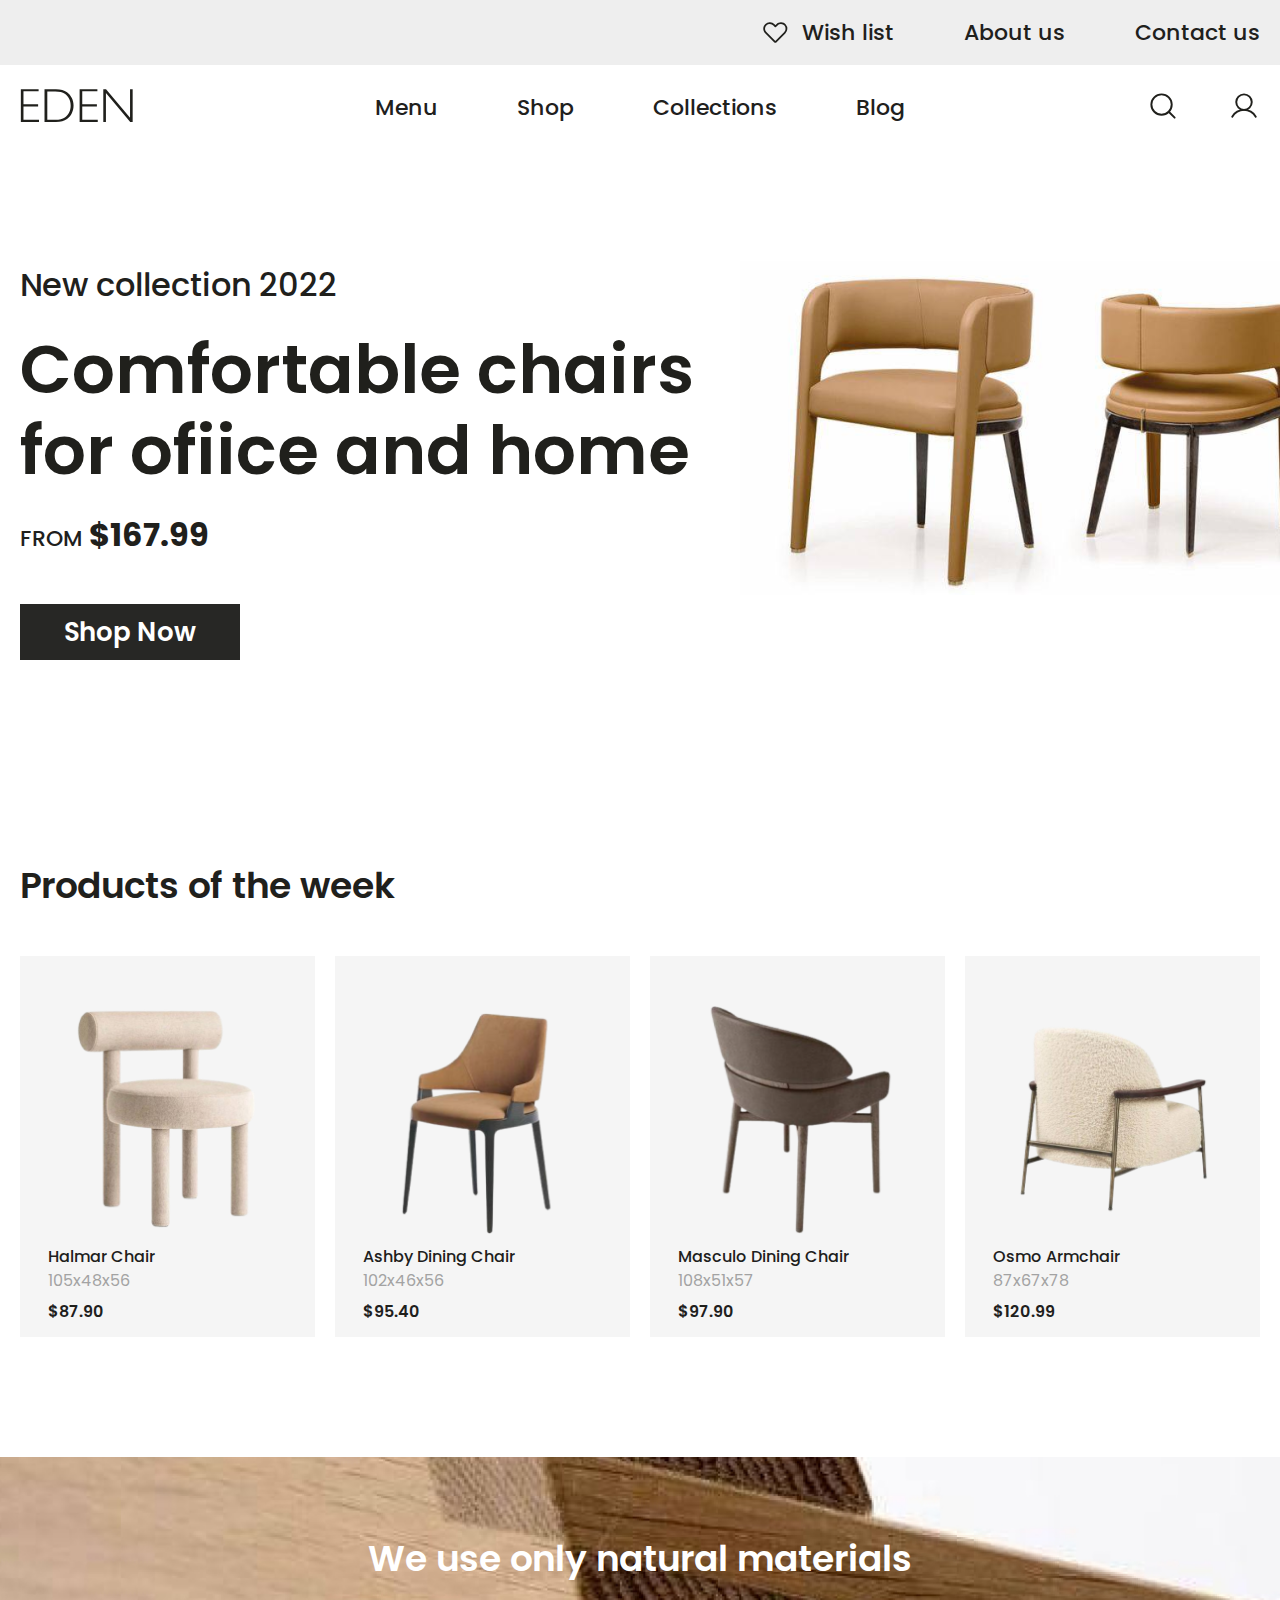
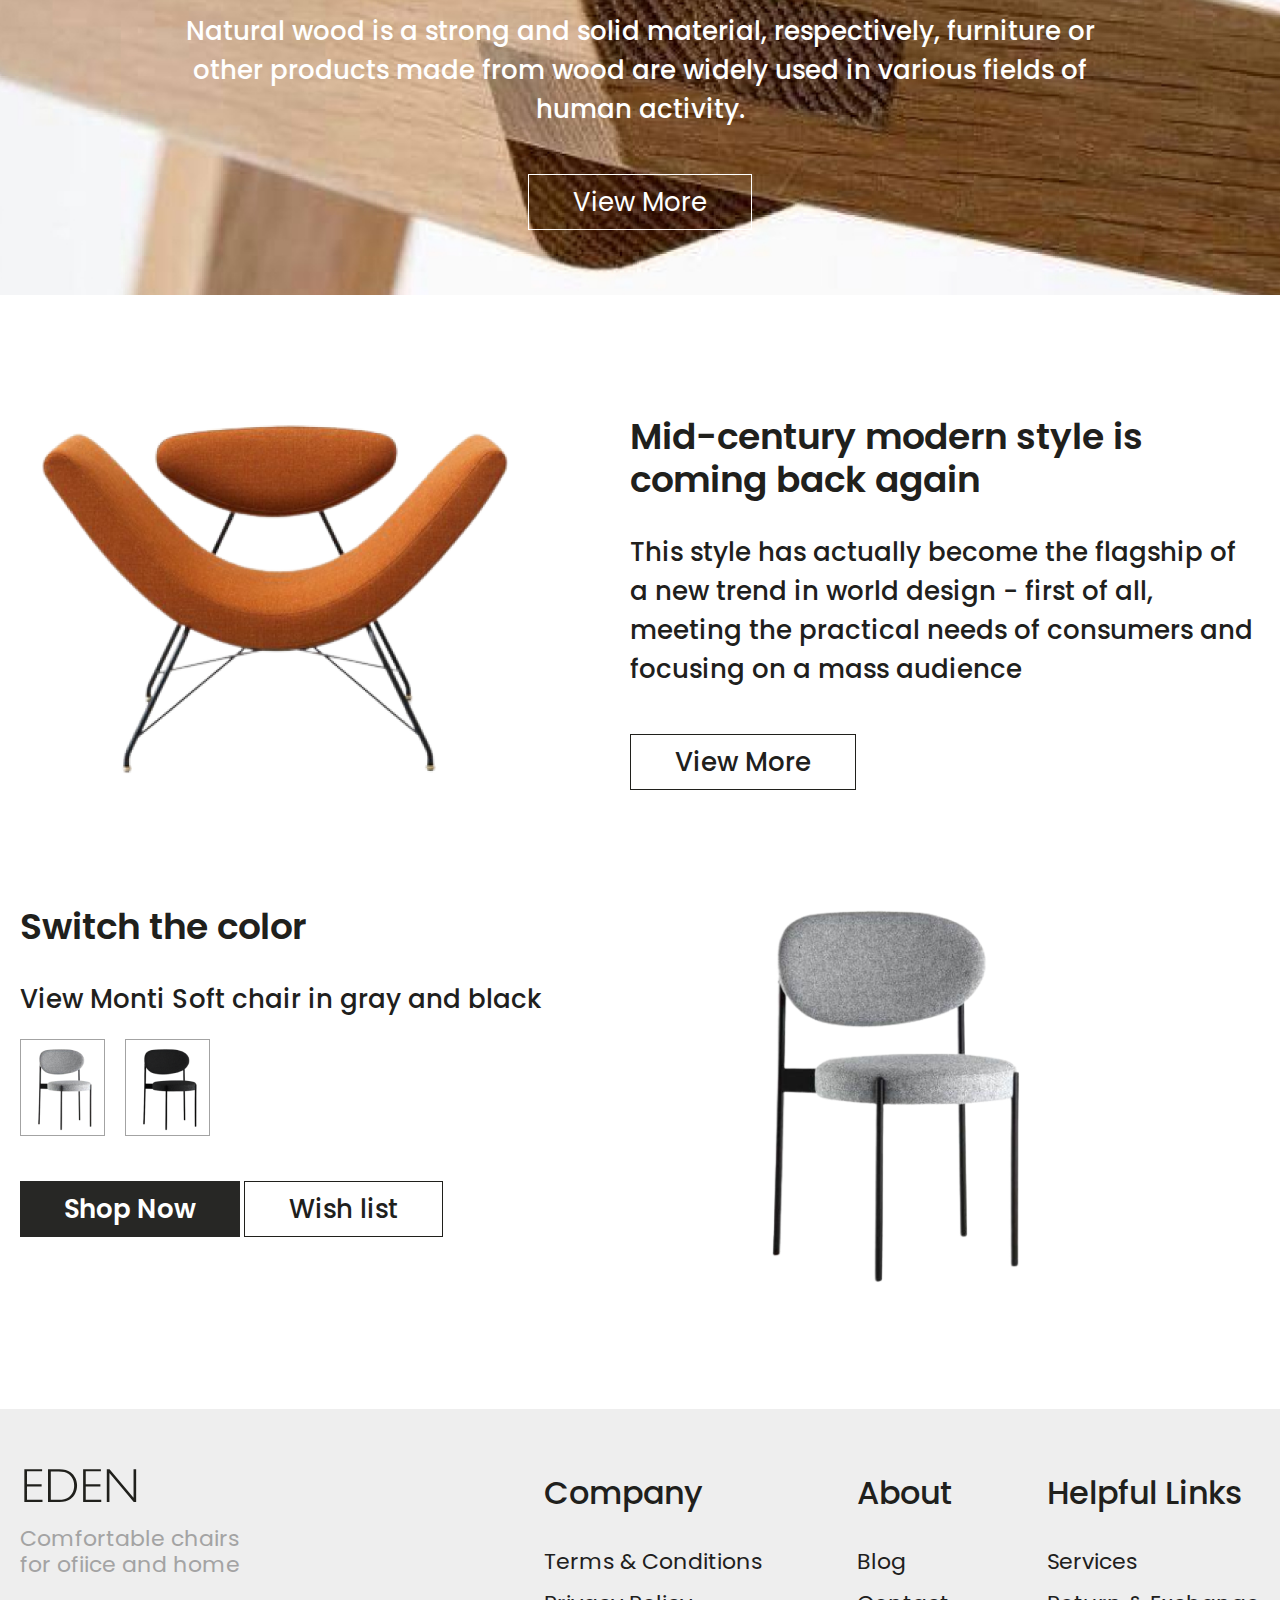
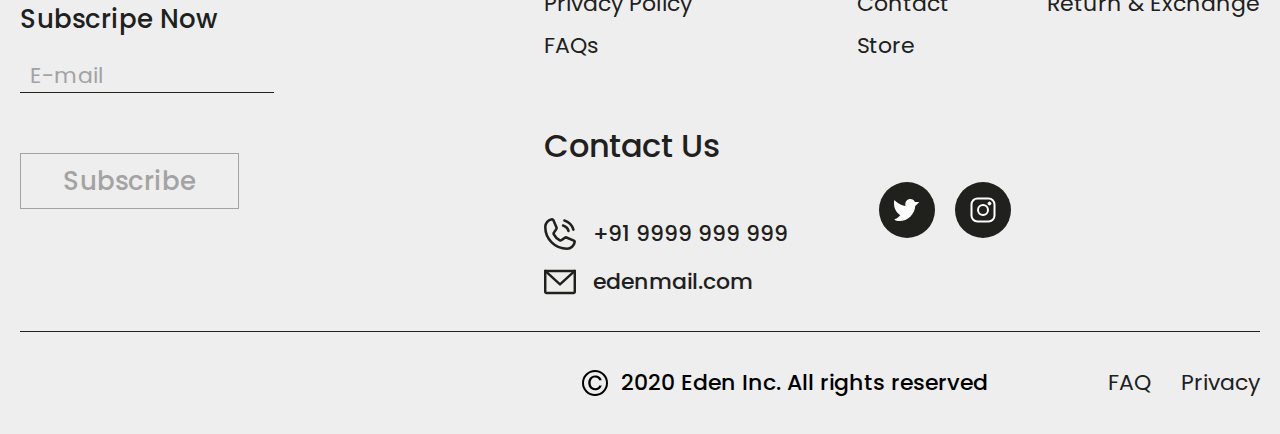
<file: index.html>
<!DOCTYPE html>
<html lang="en">
  <head>
    <meta charset="UTF-8" />
    <meta http-equiv="X-UA-Compatible" content="IE=edge" />
    <meta name="viewport" content="width=device-width, initial-scale=1.0" />
    <link rel="preconnect" href="https://fonts.googleapis.com" />
    <link rel="preconnect" href="https://fonts.gstatic.com" crossorigin />
    <link
      href="https://fonts.googleapis.com/css2?family=Poppins:wght@400;500;600;700&display=swap"
      rel="stylesheet"
    />
    <link rel="stylesheet" href="styles/style.css" />
    <title>Chairs</title>
  </head>
  <body>
    <header class="header">
      <div class="header__top-wrap">
      <div class="container">
        <div class="header__top">
          <a href="#" class="header__top-heart">
            <svg class="header__top-img" width="28" height="23" viewBox="0 0 28 23" fill="none" xmlns="http://www.w3.org/2000/svg">
              <path d="M14.5084 21.7174L24.2747 11.9562C26.6741 9.54608 27.0238 5.60546 24.757 3.08684C24.1885 2.45214 23.4966 1.93994 22.7233 1.58155C21.9501 1.22316 21.1119 1.02611 20.2599 1.00242C19.4079 0.978738 18.56 1.12892 17.7681 1.4438C16.9761 1.75868 16.2567 2.23163 15.6538 2.83377L13.8211 4.67755L12.2416 3.08684C9.83017 0.688728 5.88745 0.339254 3.36749 2.60481C2.73245 3.17299 2.21998 3.86461 1.8614 4.63742C1.50282 5.41023 1.30566 6.248 1.28197 7.09953C1.25827 7.95107 1.40853 8.7985 1.72358 9.59003C2.03862 10.3816 2.51183 11.1006 3.11429 11.7032L13.1339 21.7174C13.3167 21.8984 13.5637 22 13.8211 22C14.0785 22 14.3255 21.8984 14.5084 21.7174V21.7174Z" stroke="#20201C" stroke-width="2" stroke-linecap="round" stroke-linejoin="round"/>
              </svg>              
          </a>
          <div class="header__top-nav">
            <li class="header__top-item">
              <a href="#" class="header__top-link">Wish list</a>
            </li>
            <li class="header__top-item">
              <a href="#" class="header__top-link">About us</a>
            </li>
            <li class="header__top-item">
              <a href="#" class="header__top-link">Contact us</a>
            </li>
          </ul>
          </div>
        </div>
        </div>
      </div>
      <div class="container">
        <div class="header__bottom">
          <div class="header__logo">
            <a href="#" class="header__logo-link">
              <svg class="header__logo-img" width="113" height="33" viewBox="0 0 113 33" fill="none" xmlns="http://www.w3.org/2000/svg">
                <path d="M0.84375 33V0.210938H18.6094V2.32031H3.46875V15.3281H18.1172V17.4375H3.46875V30.7969H18.9844V33H0.84375ZM35.2266 2.57812H27.3047V30.7031H35.2266C37.3828 30.7031 39.2344 30.5234 40.7812 30.1641C42.3438 29.8047 43.6875 29.2422 44.8125 28.4766C46.6406 27.2578 48.0703 25.6016 49.1016 23.5078C50.1484 21.4141 50.6719 19.125 50.6719 16.6406C50.6719 14.1562 50.1484 11.8672 49.1016 9.77344C48.0703 7.66406 46.6406 6 44.8125 4.78125C43.6875 4.01562 42.3438 3.46094 40.7812 3.11719C39.2344 2.75781 37.3828 2.57812 35.2266 2.57812ZM35.8828 0.210938C38.3828 0.210938 40.5078 0.453125 42.2578 0.9375C44.0234 1.40625 45.6094 2.15625 47.0156 3.1875C49.0781 4.71875 50.6797 6.66406 51.8203 9.02344C52.9766 11.3672 53.5547 13.8906 53.5547 16.5938C53.5547 19.2812 52.9766 21.8047 51.8203 24.1641C50.6797 26.5078 49.0781 28.4453 47.0156 29.9766C45.6094 31.0234 44.0156 31.7891 42.2344 32.2734C40.4531 32.7578 38.3359 33 35.8828 33H24.5156V0.210938H35.8828ZM59.625 33V0.210938H77.3906V2.32031H62.25V15.3281H76.8984V17.4375H62.25V30.7969H77.7656V33H59.625ZM83.2969 33V0.210938H86.0391L110.039 28.8281V0.210938H112.664V33H110.227L85.9219 4.00781V33H83.2969Z" fill="#20201C"/>
                </svg>                
            </a>
        </div>
        <nav class="header__nav">
            <li class="header__nav-item">
              <a href="#" class="header__nav-link">Menu</a>
            </li>
            <li class="header__nav-item">
              <a href="Pages/Catalog/index.html" class="header__nav-link">Shop</a>
            </li>
            <li class="header__nav-item">
              <a href="#" class="header__nav-link">Collections</a>
            </li>
            <li class="header__nav-item">
              <a href="Pages/Blog/index.html" class="header__nav-link">Blog</a>
            </li>
          </ul>
        </nav>
        <div class="header__buttons">
          <button class="header__button">
            <svg class="header__button-img" width="32" height="33" viewBox="0 0 32 33" fill="none" xmlns="http://www.w3.org/2000/svg">
              <path d="M14.5 25.5C20.299 25.5 25 20.799 25 15C25 9.20101 20.299 4.5 14.5 4.5C8.70101 4.5 4 9.20101 4 15C4 20.799 8.70101 25.5 14.5 25.5Z" stroke="#20201C" stroke-width="2" stroke-linecap="round" stroke-linejoin="round"/>
              <path d="M21.9248 22.4258L27.9998 28.5008" stroke="#20201C" stroke-width="2" stroke-linecap="round" stroke-linejoin="round"/>
              </svg>              
          </button>
          <button class="header__button">
            <svg class="header__button-img" width="32" height="33" viewBox="0 0 32 33" fill="none" xmlns="http://www.w3.org/2000/svg">
              <path d="M16 20.5C20.4183 20.5 24 16.9183 24 12.5C24 8.08172 20.4183 4.5 16 4.5C11.5817 4.5 8 8.08172 8 12.5C8 16.9183 11.5817 20.5 16 20.5Z" stroke="#20201C" stroke-width="2" stroke-miterlimit="10"/>
              <path d="M3.875 27.4992C5.10367 25.3706 6.87104 23.603 8.99944 22.374C11.1278 21.1451 13.5423 20.498 16 20.498C18.4577 20.498 20.8722 21.1451 23.0006 22.374C25.129 23.603 26.8963 25.3706 28.125 27.4992" stroke="#20201C" stroke-width="2" stroke-linecap="round" stroke-linejoin="round"/>
              </svg>
          </button>
        </div>
      </div>
    </div>
    </header>

<main>

  <div class="banner">
    <div class="container">
      <div class="banner__wrap">
        <div class="banner__wrap-text">
          <h3 class="banner__collection">New collection 2022</h3>
          <h1 class="banner__title">Comfortable chairs for ofiice and home</h1>
          <p class="banner__text">from <span class="banner__price"> $167.99</span></p>
        </div>
        <div class="banner__wrap-img">
          <img src="styles/img/mainchair.png" alt="mainchair" class="banner__img">
        </div>
      </div>
      <a href="#" class="banner__btn">Shop Now</a>
    </div>
  </div>

  <div class="products">
    <div class="container">
      <h2 class="products__text">Products of the week</h2>
      <div class="products__wrap">
        <a href="Pages/Catalog/Shop card/Halmar Chair/index.html" class="product">
          <div class="product__wrap-img">
            <img src="styles/img/Rectangle 1.png" alt="Halmar Chair" class="product__img">
          </div>
          <p class="product__name">Halmar Chair</p>
          <p class="product__size">105x48x56</p>
          <p class="product__price">$87.90</p>
        </a>
        <a href="#" class="product">
          <div class="product__wrap-img">
            <img src="styles/img/Rectangle 2.png" alt="Ashby Dining Chair" class="product__img">
          </div>
          <p class="product__name">Ashby Dining Chair</p>
          <p class="product__size">102x46x56</p>
          <p class="product__price">$95.40</p>
        </a>
        <a href="#" class="product">
          <div class="product__wrap-img">
            <img src="styles/img/Rectangle 3.png" alt="Masculo Dining Chair" class="product__img">
          </div>
          <p class="product__name">Masculo Dining Chair</p>
          <p class="product__size">108x51x57</p>
          <p class="product__price">$97.90</p>
        </a>
        <a href="#" class="product">
          <div class="product__wrap-img">
            <img src="styles/img/Rectangle 4.png" alt="Osmo Armchair" class="product__img">
          </div>
          <p class="product__name">Osmo Armchair</p>
          <p class="product__size">87x67x78</p>
          <p class="product__price">$120.99</p>
        </a>
      </div>
    </div>
  </div>

  <div class="materials">
    <h2 class="materials__title">
      We use only natural materials
    </h2>
    <h5 class="materials__text">
      Natural wood is a strong and solid material, respectively, furniture or other products made from wood are widely used in various fields of human activity.
    </h5>
    <a href="#" class="materials__btn">View More</a>
  </div>

  <div class="design">
    <div class="container design__wrap">
      <div class="design__img-wrap">
        <img src="styles/img/design.png" alt="modern chair" class="disign__img">
      </div>
      <div class="design__text-wrap">
        <h2 class="design__title">Mid-century modern style is coming back again</h2>
        <h4 class="design__text">This style has actually become the flagship of a new trend in world design - first of all, meeting the practical needs of consumers and focusing on a mass audience
        </h4>
        <a href="#" class="design__btn">View More</a>
      </div>
    </div>
  </div>

  <div class="switch">
    <div class="container">
      <div class="switch__wrap">
        <div class="switch__text-wrap">
          <h2 class="switch__title">Switch the color</h2>
          <h4 class="switch__text">View Monti Soft chair in gray and black</h4>
          <div class="switch__wrap-image">
            <div class="switch__wrap-img">
              <img src="styles/img/colorgrey.png" alt="Grey chair" class="switch__image">
            </div>
            <div class="switch__wrap-img">
              <img src="styles/img/colorblack.png" alt="Black chair" class="switch__image">
            </div>
          </div>
          <div class="switch__wrap-btn">
            <a href="#" class="switch__btn-black banner__btn">Shop Now</a>
            <a href="#" class="switch__btn-transparent design__btn">Wish list</a>
          </div>
        </div>
        <div class="switch__img-wrap">
          <img src="styles/img/Rectangle 13.png" alt="Grey chair" class="switch__img">
        </div>
      </div>
    </div>
  </div>
</main>

<footer class="footer">
  <div class="container">
    <div class="footer__top">
      <div class="footer__subs">
        <div class="footer__logo">
          <a href="#" class="footer__logo-link">
            <svg class="footer__logo-img" width="113" height="33" viewBox="0 0 113 33" fill="none" xmlns="http://www.w3.org/2000/svg">
              <path d="M0.84375 33V0.210938H18.6094V2.32031H3.46875V15.3281H18.1172V17.4375H3.46875V30.7969H18.9844V33H0.84375ZM35.2266 2.57812H27.3047V30.7031H35.2266C37.3828 30.7031 39.2344 30.5234 40.7812 30.1641C42.3438 29.8047 43.6875 29.2422 44.8125 28.4766C46.6406 27.2578 48.0703 25.6016 49.1016 23.5078C50.1484 21.4141 50.6719 19.125 50.6719 16.6406C50.6719 14.1562 50.1484 11.8672 49.1016 9.77344C48.0703 7.66406 46.6406 6 44.8125 4.78125C43.6875 4.01562 42.3438 3.46094 40.7812 3.11719C39.2344 2.75781 37.3828 2.57812 35.2266 2.57812ZM35.8828 0.210938C38.3828 0.210938 40.5078 0.453125 42.2578 0.9375C44.0234 1.40625 45.6094 2.15625 47.0156 3.1875C49.0781 4.71875 50.6797 6.66406 51.8203 9.02344C52.9766 11.3672 53.5547 13.8906 53.5547 16.5938C53.5547 19.2812 52.9766 21.8047 51.8203 24.1641C50.6797 26.5078 49.0781 28.4453 47.0156 29.9766C45.6094 31.0234 44.0156 31.7891 42.2344 32.2734C40.4531 32.7578 38.3359 33 35.8828 33H24.5156V0.210938H35.8828ZM59.625 33V0.210938H77.3906V2.32031H62.25V15.3281H76.8984V17.4375H62.25V30.7969H77.7656V33H59.625ZM83.2969 33V0.210938H86.0391L110.039 28.8281V0.210938H112.664V33H110.227L85.9219 4.00781V33H83.2969Z" fill="#20201C"/>
              </svg>                
          </a>
          <p class="footer__logo-description">Comfortable chairs for ofiice and home</p>
        </div>
        <form action="#" class="footer__sub">
          <p class="footer__subs-text">Subscripe Now</p>
          <input type="email" class="footer__sub-field" placeholder="E-mail">
          <button type="submit" class="footer__sub-btn">Subscribe</button>
        </form>
      </div>
      <div class="footer__pages-wrap">
        <div class="footer__pages">
        <div class="footer__page">
          <h3 class="footer__page-menu">Company</h3>
          <a href="#" class="footer__page-link">
            <p class="footer__page-name">Terms & Conditions</p>
          </a>
          <a href="#" class="footer__page-link">
            <p class="footer__page-name">Privacy Policy</p>
          </a>
          <a href="#" class="footer__page-link">
            <p class="footer__page-name">FAQs</p>
          </a>
          
        </div>
        <div class="footer__page">
          <h3 class="footer__page-menu">About</h3>
          <a href="#" class="footer__page-link">
            <p class="footer__page-name">Blog</p>
          </a>
          <a href="#" class="footer__page-link">
            <p class="footer__page-name">Contact</p>
          </a>
          <a href="#" class="footer__page-link">
            <p class="footer__page-name">Store</p>
          </a>
          
        </div>
        <div class="footer__page">
          <h3 class="footer__page-menu">Helpful Links</h3>
          <a href="#" class="footer__page-link">
            <p class="footer__page-name">Services</p>
          </a>
          <a href="#" class="footer__page-link">
            <p class="footer__page-name">Return & Exchange</p>
          </a>
          
        </div>
        
        </div>
        <div class="footer__contacts">
          <div class="footer__contact">
            <h3 class="footer__page-menu">Contact Us</h3>
            <div class="footer__contact-medias">
              <div class="footer__contact-media">
              <svg class="footer__contact-icon" width="25" height="25" viewBox="0 0 25 25" fill="none" xmlns="http://www.w3.org/2000/svg">
                <path d="M15.925 2C17.6212 2.45522 19.1678 3.34857 20.4097 4.59039C21.6515 5.83221 22.5448 7.37882 23 9.075" stroke="#20201C" stroke-width="2" stroke-linecap="round" stroke-linejoin="round"/>
                <path d="M14.8875 5.86255C15.9076 6.13348 16.838 6.66928 17.5844 7.41564C18.3307 8.162 18.8665 9.0924 19.1375 10.1125" stroke="#20201C" stroke-width="2" stroke-linecap="round" stroke-linejoin="round"/>
                <path d="M7.5625 12.6C8.59153 14.7251 10.3098 16.439 12.4375 17.4625C12.5944 17.5369 12.768 17.569 12.9412 17.5559C13.1143 17.5427 13.2811 17.4847 13.425 17.3875L16.55 15.3C16.6881 15.2064 16.8476 15.1493 17.0137 15.134C17.1799 15.1187 17.3472 15.1457 17.5 15.2125L23.35 17.725C23.5499 17.8083 23.717 17.9549 23.8254 18.1424C23.9338 18.3298 23.9776 18.5477 23.95 18.7625C23.7646 20.2097 23.0582 21.5397 21.9631 22.5038C20.8679 23.4678 19.459 23.9997 18 24C13.4913 24 9.1673 22.209 5.97919 19.0209C2.79107 15.8327 1 11.5087 1 7.00004C1.00033 5.54104 1.53227 4.13214 2.49628 3.03699C3.4603 1.94183 4.79033 1.23546 6.2375 1.05004C6.4523 1.02245 6.67021 1.06623 6.85768 1.17465C7.04515 1.28307 7.19178 1.4501 7.275 1.65004L9.7875 7.51254C9.85284 7.66297 9.88017 7.82717 9.86709 7.99066C9.85401 8.15415 9.80092 8.31191 9.7125 8.45004L7.625 11.625C7.53206 11.7686 7.47752 11.9337 7.46657 12.1044C7.45563 12.2751 7.48866 12.4457 7.5625 12.6V12.6Z" stroke="#20201C" stroke-width="2" stroke-linecap="round" stroke-linejoin="round"/>
                </svg>
              <a class="footer__contact-link" href="tel:+91 9999 999 999">+91 9999 999 999</a>
            </div>
            <div class="footer__contact-media">
              <svg class="footer__contact-icon" width="26" height="20" viewBox="0 0 26 20" fill="none" xmlns="http://www.w3.org/2000/svg">
                <path d="M1 1H25V18C25 18.2652 24.8946 18.5196 24.7071 18.7071C24.5196 18.8946 24.2652 19 24 19H2C1.73478 19 1.48043 18.8946 1.29289 18.7071C1.10536 18.5196 1 18.2652 1 18V1Z" stroke="#20201C" stroke-width="2" stroke-linecap="round" stroke-linejoin="round"/>
                <path d="M25 1L13 12L1 1" stroke="#20201C" stroke-width="2" stroke-linecap="round" stroke-linejoin="round"/>
                </svg>
                
              <a class="footer__contact-link" href="email:edenmail.com">edenmail.com</a>
            </div>
          </div>
            
          </div>
          <div class="footer__media">
            <a href="#" class="footer__media-link">
              <svg class="footer__media-tw" width="26" height="22" viewBox="0 0 26 22"  xmlns="http://www.w3.org/2000/svg">
                <path d="M11.321 5.00045C11.321 2.25045 13.6335 -0.0370454 16.3835 0.000454611C17.3465 0.0115731 18.2859 0.300603 19.0886 0.832799C19.8914 1.365 20.5233 2.11771 20.9085 3.00045H25.321L21.2835 7.03795C21.0229 11.0937 19.2276 14.8979 16.2625 17.6773C13.2974 20.4566 9.38506 22.0025 5.32099 22.0005C1.32099 22.0005 0.320988 20.5005 0.320988 20.5005C0.320988 20.5005 4.32099 19.0005 6.32099 16.0005C6.32099 16.0005 -1.67901 12.0005 0.320988 1.00045C0.320988 1.00045 5.32099 6.00045 11.321 7.00045V5.00045Z" />
                </svg>
                
                
            </a>
            <a href="#" class="footer__media-link">
              <svg class="footer__media-inst" width="26" height="26" viewBox="0 0 26 26" fill="none" xmlns="http://www.w3.org/2000/svg">
                <path d="M13 18C15.7614 18 18 15.7614 18 13C18 10.2386 15.7614 8 13 8C10.2386 8 8 10.2386 8 13C8 15.7614 10.2386 18 13 18Z"  stroke-width="2" stroke-miterlimit="10"/>
                <path d="M18.5 1.5H7.5C4.18629 1.5 1.5 4.18629 1.5 7.5V18.5C1.5 21.8137 4.18629 24.5 7.5 24.5H18.5C21.8137 24.5 24.5 21.8137 24.5 18.5V7.5C24.5 4.18629 21.8137 1.5 18.5 1.5Z"  stroke-width="2" stroke-linecap="round" stroke-linejoin="round"/>
                <path d="M19.5 8C20.3284 8 21 7.32843 21 6.5C21 5.67157 20.3284 5 19.5 5C18.6716 5 18 5.67157 18 6.5C18 7.32843 18.6716 8 19.5 8Z" fill="white"/>
                </svg>
                
                
                
                
            </a>
          </div>
        </div>
      </div>
    </div>
    <div class="footer__corporations">
      <div class="footer__corporation">  
        <svg class="footer__corporation-icon" width="32" height="32" viewBox="0 0 32 32" fill="none" xmlns="http://www.w3.org/2000/svg">
          <path d="M16 28C22.6274 28 28 22.6274 28 16C28 9.37258 22.6274 4 16 4C9.37258 4 4 9.37258 4 16C4 22.6274 9.37258 28 16 28Z" stroke="black" stroke-width="2" stroke-miterlimit="10"/>
          <path d="M9.22152 15.85C9.22152 14.3767 9.51618 13.094 10.1055 12.002C10.6948 10.8927 11.5095 10.0347 12.5495 9.428C13.6068 8.82133 14.8115 8.518 16.1635 8.518C17.9142 8.518 19.3528 8.94267 20.4795 9.792C21.6235 10.6413 22.3775 11.82 22.7415 13.328H20.1935C19.9508 12.4613 19.4742 11.7767 18.7635 11.274C18.0702 10.7713 17.2035 10.52 16.1635 10.52C14.8115 10.52 13.7195 10.988 12.8875 11.924C12.0555 12.8427 11.6395 14.1513 11.6395 15.85C11.6395 17.566 12.0555 18.892 12.8875 19.828C13.7195 20.764 14.8115 21.232 16.1635 21.232C17.2035 21.232 18.0702 20.9893 18.7635 20.504C19.4568 20.0187 19.9335 19.3253 20.1935 18.424H22.7415C22.3602 19.88 21.5975 21.05 20.4535 21.934C19.3095 22.8007 17.8795 23.234 16.1635 23.234C14.8115 23.234 13.6068 22.9307 12.5495 22.324C11.5095 21.7173 10.6948 20.8593 10.1055 19.75C9.51618 18.6407 9.22152 17.3407 9.22152 15.85Z" fill="black"/>
          </svg>
        <p class="footer__corporation-text">2020 Eden Inc. All rights reserved</p>
      </div>
      <div class="footer__corporation-page">
        <a href="#" class="footer__corporation-link footer__corporation-name">
          FAQ
        </a>
        <a href="#" class="footer__corporation-link footer__corporation-name">
          Privacy
        </a>
      </div>
    </div>
  </div>
</footer>
  </body>
</html>
</file>
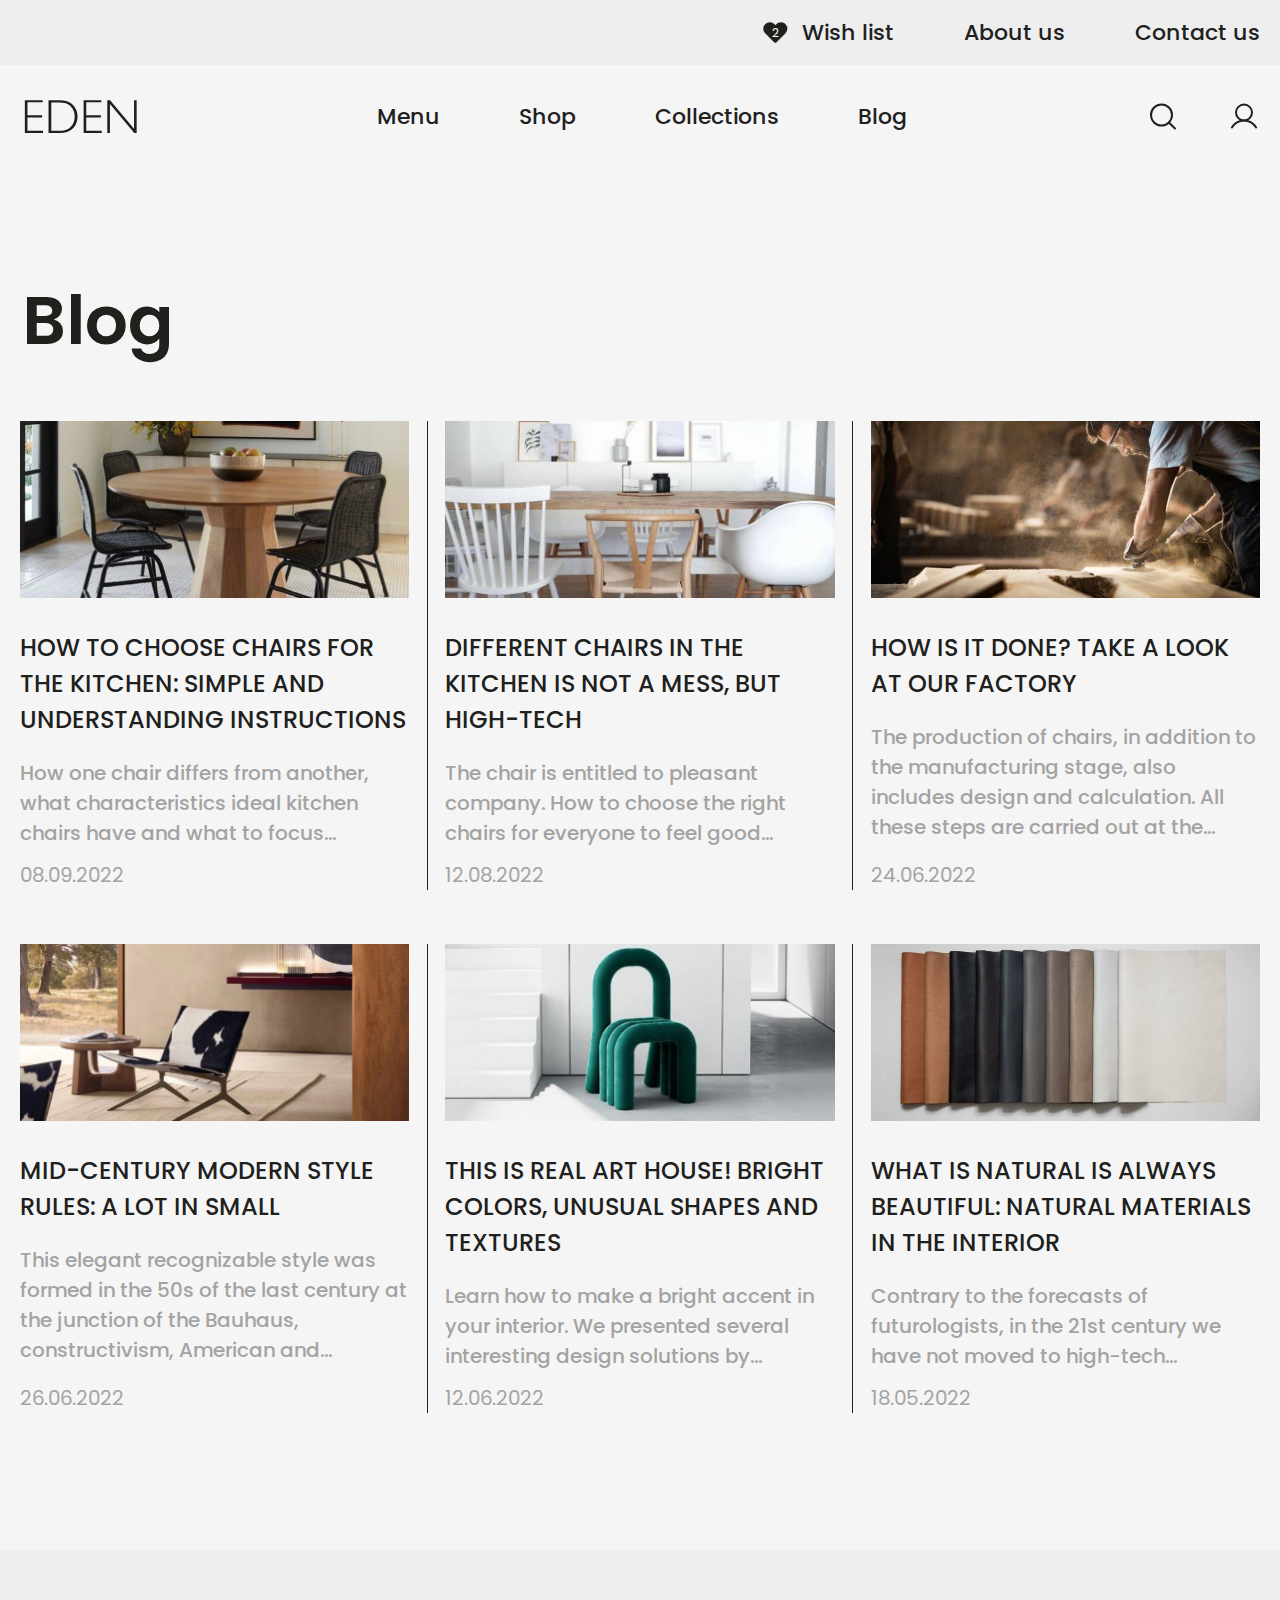
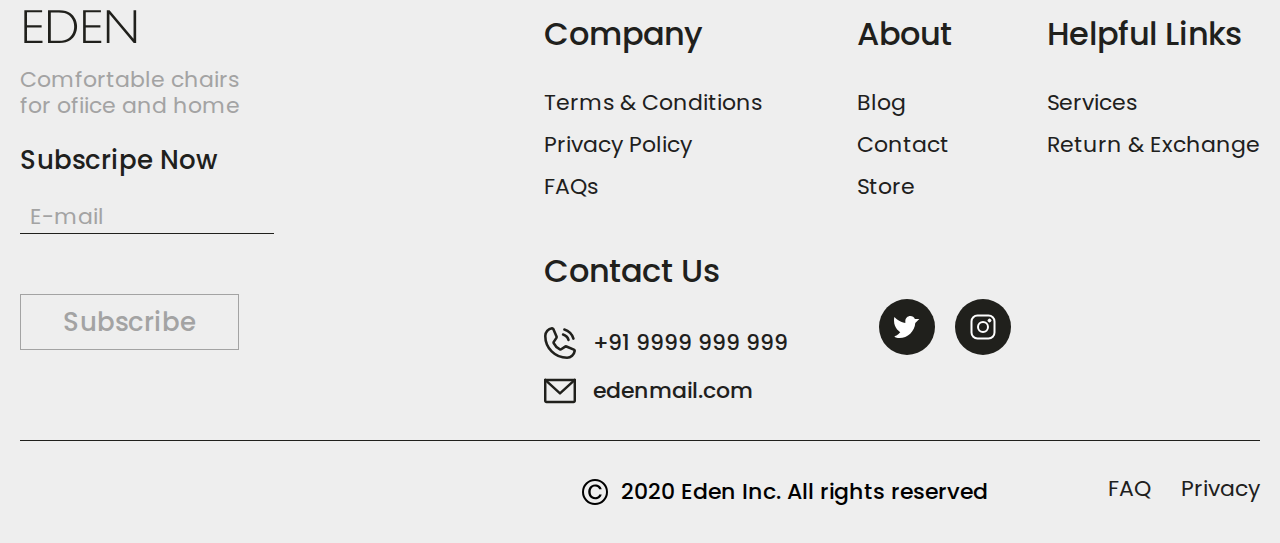
<file: Pages/Blog/index.html>
<!DOCTYPE html>
<html lang="en">
<head>
    <meta charset="UTF-8">
    <meta http-equiv="X-UA-Compatible" content="IE=edge">
    <meta name="viewport" content="width=device-width, initial-scale=1.0">
    <link rel="preconnect" href="https://fonts.googleapis.com">
    <link rel="preconnect" href="https://fonts.gstatic.com" crossorigin>
    <link href="https://fonts.googleapis.com/css2?family=Poppins:wght@400;500;600&display=swap" rel="stylesheet">
    <link rel="stylesheet" href="/Pages/Blog/style/style.css">
    <title>Document</title>
</head>
<body>
  <header class="header">
    <div class="header__top-wrap">
      <div class="container">
        <div class="header__top">
          <a href="#" class="header__top-heart header__top-heart--amount">
            <svg class="header__top-img" width="28" height="23" viewBox="0 0 28 23" fill="none"
              xmlns="http://www.w3.org/2000/svg">
              <path
                d="M14.5084 21.7174L24.2747 11.9562C26.6741 9.54608 27.0238 5.60546 24.757 3.08684C24.1885 2.45214 23.4966 1.93994 22.7233 1.58155C21.9501 1.22316 21.1119 1.02611 20.2599 1.00242C19.4079 0.978738 18.56 1.12892 17.7681 1.4438C16.9761 1.75868 16.2567 2.23163 15.6538 2.83377L13.8211 4.67755L12.2416 3.08684C9.83017 0.688728 5.88745 0.339254 3.36749 2.60481C2.73245 3.17299 2.21998 3.86461 1.8614 4.63742C1.50282 5.41023 1.30566 6.248 1.28197 7.09953C1.25827 7.95107 1.40853 8.7985 1.72358 9.59003C2.03862 10.3816 2.51183 11.1006 3.11429 11.7032L13.1339 21.7174C13.3167 21.8984 13.5637 22 13.8211 22C14.0785 22 14.3255 21.8984 14.5084 21.7174V21.7174Z"
                stroke="#20201C" stroke-width="2" stroke-linecap="round" stroke-linejoin="round" />
            </svg>
            <span class="header__top-amount">2</span>
          </a>
          <div class="header__top-nav">
            <li class="header__top-item">
              <a href="#" class="header__top-link">Wish list</a>
            </li>
            <li class="header__top-item">
              <a href="#" class="header__top-link">About us</a>
            </li>
            <li class="header__top-item">
              <a href="#" class="header__top-link">Contact us</a>
            </li>
          </div>
        </div>
      </div>
    </div>
    <div class="container">
      <div class="header__bottom">
        <div class="header__logo">
          <a href="#" class="header__logo-link">
            <svg class="header__logo-img" width="113" height="33" viewBox="0 0 113 33" fill="none"
              xmlns="http://www.w3.org/2000/svg">
              <path
                d="M0.84375 33V0.210938H18.6094V2.32031H3.46875V15.3281H18.1172V17.4375H3.46875V30.7969H18.9844V33H0.84375ZM35.2266 2.57812H27.3047V30.7031H35.2266C37.3828 30.7031 39.2344 30.5234 40.7812 30.1641C42.3438 29.8047 43.6875 29.2422 44.8125 28.4766C46.6406 27.2578 48.0703 25.6016 49.1016 23.5078C50.1484 21.4141 50.6719 19.125 50.6719 16.6406C50.6719 14.1562 50.1484 11.8672 49.1016 9.77344C48.0703 7.66406 46.6406 6 44.8125 4.78125C43.6875 4.01562 42.3438 3.46094 40.7812 3.11719C39.2344 2.75781 37.3828 2.57812 35.2266 2.57812ZM35.8828 0.210938C38.3828 0.210938 40.5078 0.453125 42.2578 0.9375C44.0234 1.40625 45.6094 2.15625 47.0156 3.1875C49.0781 4.71875 50.6797 6.66406 51.8203 9.02344C52.9766 11.3672 53.5547 13.8906 53.5547 16.5938C53.5547 19.2812 52.9766 21.8047 51.8203 24.1641C50.6797 26.5078 49.0781 28.4453 47.0156 29.9766C45.6094 31.0234 44.0156 31.7891 42.2344 32.2734C40.4531 32.7578 38.3359 33 35.8828 33H24.5156V0.210938H35.8828ZM59.625 33V0.210938H77.3906V2.32031H62.25V15.3281H76.8984V17.4375H62.25V30.7969H77.7656V33H59.625ZM83.2969 33V0.210938H86.0391L110.039 28.8281V0.210938H112.664V33H110.227L85.9219 4.00781V33H83.2969Z"
                fill="#20201C" />
            </svg>
          </a>
        </div>
        <nav class="header__nav">
          <li class="header__nav-item">
            <a href="#" class="header__nav-link">Menu</a>
          </li>
          <li class="header__nav-item">
            <a href="#" class="header__nav-link">Shop</a>
          </li>
          <li class="header__nav-item">
            <a href="#" class="header__nav-link">Collections</a>
          </li>
          <li class="header__nav-item">
            <a href="#" class="header__nav-link">Blog</a>
          </li>
          </ul>
        </nav>
        <div class="header__buttons">
          <button class="header__button">
            <svg width="32" height="33" viewBox="0 0 32 33" fill="none" xmlns="http://www.w3.org/2000/svg">
              <path
                d="M14.5 25.5C20.299 25.5 25 20.799 25 15C25 9.20101 20.299 4.5 14.5 4.5C8.70101 4.5 4 9.20101 4 15C4 20.799 8.70101 25.5 14.5 25.5Z"
                stroke="#20201C" stroke-width="2" stroke-linecap="round" stroke-linejoin="round" />
              <path d="M21.9248 22.4258L27.9998 28.5008" stroke="#20201C" stroke-width="2" stroke-linecap="round"
                stroke-linejoin="round" />
            </svg>
          </button>
          <button class="header__button">
            <svg width="32" height="33" viewBox="0 0 32 33" fill="none" xmlns="http://www.w3.org/2000/svg">
              <path
                d="M16 20.5C20.4183 20.5 24 16.9183 24 12.5C24 8.08172 20.4183 4.5 16 4.5C11.5817 4.5 8 8.08172 8 12.5C8 16.9183 11.5817 20.5 16 20.5Z"
                stroke="#20201C" stroke-width="2" stroke-miterlimit="10" />
              <path
                d="M3.875 27.4992C5.10367 25.3706 6.87104 23.603 8.99944 22.374C11.1278 21.1451 13.5423 20.498 16 20.498C18.4577 20.498 20.8722 21.1451 23.0006 22.374C25.129 23.603 26.8963 25.3706 28.125 27.4992"
                stroke="#20201C" stroke-width="2" stroke-linecap="round" stroke-linejoin="round" />
            </svg>
          </button>
        </div>
      </div>
    </div>
  </header>
    <div class="blogs">
        <div class="container">
            <h2 class="blogs__title">Blog</h2>
            <div class="blogs__wrap">
                <div class="blog">
                    <a class="blog__img--wrap" href="">
                        <img class="blog__img" src="/Pages/Blog/images/blog_1.jpg" alt="">
                    </a>
                    <p class="blog__title">how to choose chairs for the kitchen: simple and understanding instructions</p>
                    <p class="blog__subtitle">How one chair differs from another, what characteristics ideal kitchen chairs have and what to focus...</p>
                    <p class="blog__data">08.09.2022</p>
                </div>
                <div class="blog">
                    <a class="blog__img--wrap" href="">
                        <img class="blog__img" src="/Pages/Blog/images/blog_2.jpg" alt="">
                    </a>
                    <p class="blog__title">DIFFERENT CHAIRS IN THE KITCHEN IS NOT A MESS, BUT HIGH-TECH</p>
                    <p class="blog__subtitle">The chair is entitled to pleasant company. How to choose the right chairs for everyone to feel good...</p>
                    <p class="blog__data">12.08.2022</p>
                </div>
                <div class="blog">
                    <a class="blog__img--wrap" href="">
                        <img class="blog__img" src="/Pages/Blog/images/blog_3.jpg" alt="">
                    </a>
                    <p class="blog__title">How is it done? Take a look at our factory</p>
                    <p class="blog__subtitle">The production of chairs, in addition to the manufacturing stage, also includes design and calculation. All these steps are carried out at the...</p>
                    <p class="blog__data">24.06.2022</p>
                </div>
                <div class="blog">
                    <a class="blog__img--wrap" href="">
                        <img class="blog__img" src="/Pages/Blog/images/blog_4.jpg" alt="">
                    </a>
                    <p class="blog__title">MID-CENTURY MODERN STYLE RULES: A LOT IN SMALL</p>
                    <p class="blog__subtitle">This elegant recognizable style was formed in the 50s of the last century at the junction of the Bauhaus, constructivism, American and...</p>
                    <p class="blog__data">26.06.2022</p>
                </div>
                <div class="blog">
                    <a class="blog__img--wrap" href="">
                        <img class="blog__img" src="/Pages/Blog/images/blog_5.jpg" alt="">
                    </a>
                    <p class="blog__title">This is real art house! Bright colors, unusual shapes and textures</p>
                    <p class="blog__subtitle">Learn how to make a bright accent in your interior. We presented several interesting design solutions by...</p>
                    <p class="blog__data">12.06.2022</p>
                </div>
                <div class="blog">
                    <a class="blog__img--wrap" href="">
                        <img class="blog__img" src="/Pages/Blog/images/blog_6.jpg" alt="">
                    </a>
                    <p class="blog__title">What is natural is always beautiful: natural materials in the interior</p>
                    <p class="blog__subtitle">Contrary to the forecasts of futurologists, in the 21st century we have not moved to high-tech...</p>
                    <p class="blog__data">18.05.2022</p>
                </div>
            </div>
        </div>
    </div>
    <footer class="footer">
      <div class="container">
        <div class="footer__top">
          <div class="footer__subs">
            <div class="footer__logo">
              <a href="#" class="footer__logo-link">
                <svg class="footer__logo-img" width="113" height="33" viewBox="0 0 113 33" fill="none" xmlns="http://www.w3.org/2000/svg">
                  <path d="M0.84375 33V0.210938H18.6094V2.32031H3.46875V15.3281H18.1172V17.4375H3.46875V30.7969H18.9844V33H0.84375ZM35.2266 2.57812H27.3047V30.7031H35.2266C37.3828 30.7031 39.2344 30.5234 40.7812 30.1641C42.3438 29.8047 43.6875 29.2422 44.8125 28.4766C46.6406 27.2578 48.0703 25.6016 49.1016 23.5078C50.1484 21.4141 50.6719 19.125 50.6719 16.6406C50.6719 14.1562 50.1484 11.8672 49.1016 9.77344C48.0703 7.66406 46.6406 6 44.8125 4.78125C43.6875 4.01562 42.3438 3.46094 40.7812 3.11719C39.2344 2.75781 37.3828 2.57812 35.2266 2.57812ZM35.8828 0.210938C38.3828 0.210938 40.5078 0.453125 42.2578 0.9375C44.0234 1.40625 45.6094 2.15625 47.0156 3.1875C49.0781 4.71875 50.6797 6.66406 51.8203 9.02344C52.9766 11.3672 53.5547 13.8906 53.5547 16.5938C53.5547 19.2812 52.9766 21.8047 51.8203 24.1641C50.6797 26.5078 49.0781 28.4453 47.0156 29.9766C45.6094 31.0234 44.0156 31.7891 42.2344 32.2734C40.4531 32.7578 38.3359 33 35.8828 33H24.5156V0.210938H35.8828ZM59.625 33V0.210938H77.3906V2.32031H62.25V15.3281H76.8984V17.4375H62.25V30.7969H77.7656V33H59.625ZM83.2969 33V0.210938H86.0391L110.039 28.8281V0.210938H112.664V33H110.227L85.9219 4.00781V33H83.2969Z" fill="#20201C"/>
                  </svg>                
              </a>
              <p class="footer__logo-description">Comfortable chairs for ofiice and home</p>
            </div>
            <p class="footer__subs-text">Subscripe Now</p>
            <form action="#" class="footer__sub">
              <input type="email" class="footer__sub-field" placeholder="E-mail">
              <button class="footer__sub-btn">Subscribe</button>
            </form>
          </div>
          <div class="footer__pages-wrap">
            <div class="footer__pages">
            <article class="footer__page">
              <h3 class="footer__page-menu">Company</h3>
              <a href="#" class="footer__page-link">
                <p class="footer__page-name">Terms & Conditions</p>
              </a>
              <a href="#" class="footer__page-link">
                <p class="footer__page-name">Privacy Policy</p>
              </a>
              <a href="#" class="footer__page-link">
                <p class="footer__page-name">FAQs</p>
              </a>
            </article>
            <article class="footer__page">
              <h3 class="footer__page-menu">About</h3>
              <a href="#" class="footer__page-link">
                <p class="footer__page-name">Blog</p>
              </a>
              <a href="#" class="footer__page-link">
                <p class="footer__page-name">Contact</p>
              </a>
              <a href="#" class="footer__page-link">
                <p class="footer__page-name">Store</p>
              </a>
            </article>
            <article class="footer__page">
              <h3 class="footer__page-menu">Helpful Links</h3>
              <a href="#" class="footer__page-link">
                <p class="footer__page-name">Services</p>
              </a>
              <a href="#" class="footer__page-link">
                <p class="footer__page-name">Return & Exchange</p>
              </a>
            </article>
            </div>
            <div class="footer__contacts">
              <div class="footer__contact">
                <h3 class="footer__page-menu">Contact Us</h3>
                <div class="footer__contact-medias">
                  <div class="footer__contact-media">
                  <svg class="footer__contact-icon" width="25" height="25" viewBox="0 0 25 25" fill="none" xmlns="http://www.w3.org/2000/svg">
                    <path d="M15.925 2C17.6212 2.45522 19.1678 3.34857 20.4097 4.59039C21.6515 5.83221 22.5448 7.37882 23 9.075" stroke="#20201C" stroke-width="2" stroke-linecap="round" stroke-linejoin="round"/>
                    <path d="M14.8875 5.86255C15.9076 6.13348 16.838 6.66928 17.5844 7.41564C18.3307 8.162 18.8665 9.0924 19.1375 10.1125" stroke="#20201C" stroke-width="2" stroke-linecap="round" stroke-linejoin="round"/>
                    <path d="M7.5625 12.6C8.59153 14.7251 10.3098 16.439 12.4375 17.4625C12.5944 17.5369 12.768 17.569 12.9412 17.5559C13.1143 17.5427 13.2811 17.4847 13.425 17.3875L16.55 15.3C16.6881 15.2064 16.8476 15.1493 17.0137 15.134C17.1799 15.1187 17.3472 15.1457 17.5 15.2125L23.35 17.725C23.5499 17.8083 23.717 17.9549 23.8254 18.1424C23.9338 18.3298 23.9776 18.5477 23.95 18.7625C23.7646 20.2097 23.0582 21.5397 21.9631 22.5038C20.8679 23.4678 19.459 23.9997 18 24C13.4913 24 9.1673 22.209 5.97919 19.0209C2.79107 15.8327 1 11.5087 1 7.00004C1.00033 5.54104 1.53227 4.13214 2.49628 3.03699C3.4603 1.94183 4.79033 1.23546 6.2375 1.05004C6.4523 1.02245 6.67021 1.06623 6.85768 1.17465C7.04515 1.28307 7.19178 1.4501 7.275 1.65004L9.7875 7.51254C9.85284 7.66297 9.88017 7.82717 9.86709 7.99066C9.85401 8.15415 9.80092 8.31191 9.7125 8.45004L7.625 11.625C7.53206 11.7686 7.47752 11.9337 7.46657 12.1044C7.45563 12.2751 7.48866 12.4457 7.5625 12.6V12.6Z" stroke="#20201C" stroke-width="2" stroke-linecap="round" stroke-linejoin="round"/>
                    </svg>
                  <a class="footer__contact-link" href="tel:+91 9999 999 999">+91 9999 999 999</a>
                </div>
                <div class="footer__contact-media">
                  <svg class="footer__contact-icon" width="26" height="20" viewBox="0 0 26 20" fill="none" xmlns="http://www.w3.org/2000/svg">
                    <path d="M1 1H25V18C25 18.2652 24.8946 18.5196 24.7071 18.7071C24.5196 18.8946 24.2652 19 24 19H2C1.73478 19 1.48043 18.8946 1.29289 18.7071C1.10536 18.5196 1 18.2652 1 18V1Z" stroke="#20201C" stroke-width="2" stroke-linecap="round" stroke-linejoin="round"/>
                    <path d="M25 1L13 12L1 1" stroke="#20201C" stroke-width="2" stroke-linecap="round" stroke-linejoin="round"/>
                    </svg>
                    
                  <a class="footer__contact-link" href="email:edenmail.com">edenmail.com</a>
                </div>
              </div>
              </div>
              <div class="footer__media">
                <a href="#" class="footer__media-link">
                  <svg class="footer__media-tw" width="26" height="22" viewBox="0 0 26 22"  xmlns="http://www.w3.org/2000/svg">
                    <path d="M11.321 5.00045C11.321 2.25045 13.6335 -0.0370454 16.3835 0.000454611C17.3465 0.0115731 18.2859 0.300603 19.0886 0.832799C19.8914 1.365 20.5233 2.11771 20.9085 3.00045H25.321L21.2835 7.03795C21.0229 11.0937 19.2276 14.8979 16.2625 17.6773C13.2974 20.4566 9.38506 22.0025 5.32099 22.0005C1.32099 22.0005 0.320988 20.5005 0.320988 20.5005C0.320988 20.5005 4.32099 19.0005 6.32099 16.0005C6.32099 16.0005 -1.67901 12.0005 0.320988 1.00045C0.320988 1.00045 5.32099 6.00045 11.321 7.00045V5.00045Z" />
                    </svg>
                </a>
                <a href="#" class="footer__media-link">
                  <svg class="footer__media-inst" width="26" height="26" viewBox="0 0 26 26" fill="none" xmlns="http://www.w3.org/2000/svg">
                    <path d="M13 18C15.7614 18 18 15.7614 18 13C18 10.2386 15.7614 8 13 8C10.2386 8 8 10.2386 8 13C8 15.7614 10.2386 18 13 18Z"  stroke-width="2" stroke-miterlimit="10"/>
                    <path d="M18.5 1.5H7.5C4.18629 1.5 1.5 4.18629 1.5 7.5V18.5C1.5 21.8137 4.18629 24.5 7.5 24.5H18.5C21.8137 24.5 24.5 21.8137 24.5 18.5V7.5C24.5 4.18629 21.8137 1.5 18.5 1.5Z"  stroke-width="2" stroke-linecap="round" stroke-linejoin="round"/>
                    <path d="M19.5 8C20.3284 8 21 7.32843 21 6.5C21 5.67157 20.3284 5 19.5 5C18.6716 5 18 5.67157 18 6.5C18 7.32843 18.6716 8 19.5 8Z" fill="white"/>
                    </svg>
                </a>
              </div>
            </div>
          </div>
        </div>
        <div class="footer__corporations">
          <div class="footer__corporation">  
            <svg class="footer__corporation-icon" width="32" height="32" viewBox="0 0 32 32" fill="none" xmlns="http://www.w3.org/2000/svg">
              <path d="M16 28C22.6274 28 28 22.6274 28 16C28 9.37258 22.6274 4 16 4C9.37258 4 4 9.37258 4 16C4 22.6274 9.37258 28 16 28Z" stroke="black" stroke-width="2" stroke-miterlimit="10"/>
              <path d="M9.22152 15.85C9.22152 14.3767 9.51618 13.094 10.1055 12.002C10.6948 10.8927 11.5095 10.0347 12.5495 9.428C13.6068 8.82133 14.8115 8.518 16.1635 8.518C17.9142 8.518 19.3528 8.94267 20.4795 9.792C21.6235 10.6413 22.3775 11.82 22.7415 13.328H20.1935C19.9508 12.4613 19.4742 11.7767 18.7635 11.274C18.0702 10.7713 17.2035 10.52 16.1635 10.52C14.8115 10.52 13.7195 10.988 12.8875 11.924C12.0555 12.8427 11.6395 14.1513 11.6395 15.85C11.6395 17.566 12.0555 18.892 12.8875 19.828C13.7195 20.764 14.8115 21.232 16.1635 21.232C17.2035 21.232 18.0702 20.9893 18.7635 20.504C19.4568 20.0187 19.9335 19.3253 20.1935 18.424H22.7415C22.3602 19.88 21.5975 21.05 20.4535 21.934C19.3095 22.8007 17.8795 23.234 16.1635 23.234C14.8115 23.234 13.6068 22.9307 12.5495 22.324C11.5095 21.7173 10.6948 20.8593 10.1055 19.75C9.51618 18.6407 9.22152 17.3407 9.22152 15.85Z" fill="black"/>
              </svg>
            <p class="footer__corporation-text">2020 Eden Inc. All rights reserved</p>
          </div>
          <div class="footer__corporation-page">
            <a href="#" class="footer__corporation-link">
              <p class="footer__corporation-name">FAQ</p>
            </a>
            <a href="#" class="footer__corporation-link">
              <p class="footer__corporation-name">Privacy</p>
            </a>
          </div>
        </div>
      </div>
    </footer>
</body>
</html>
</file>
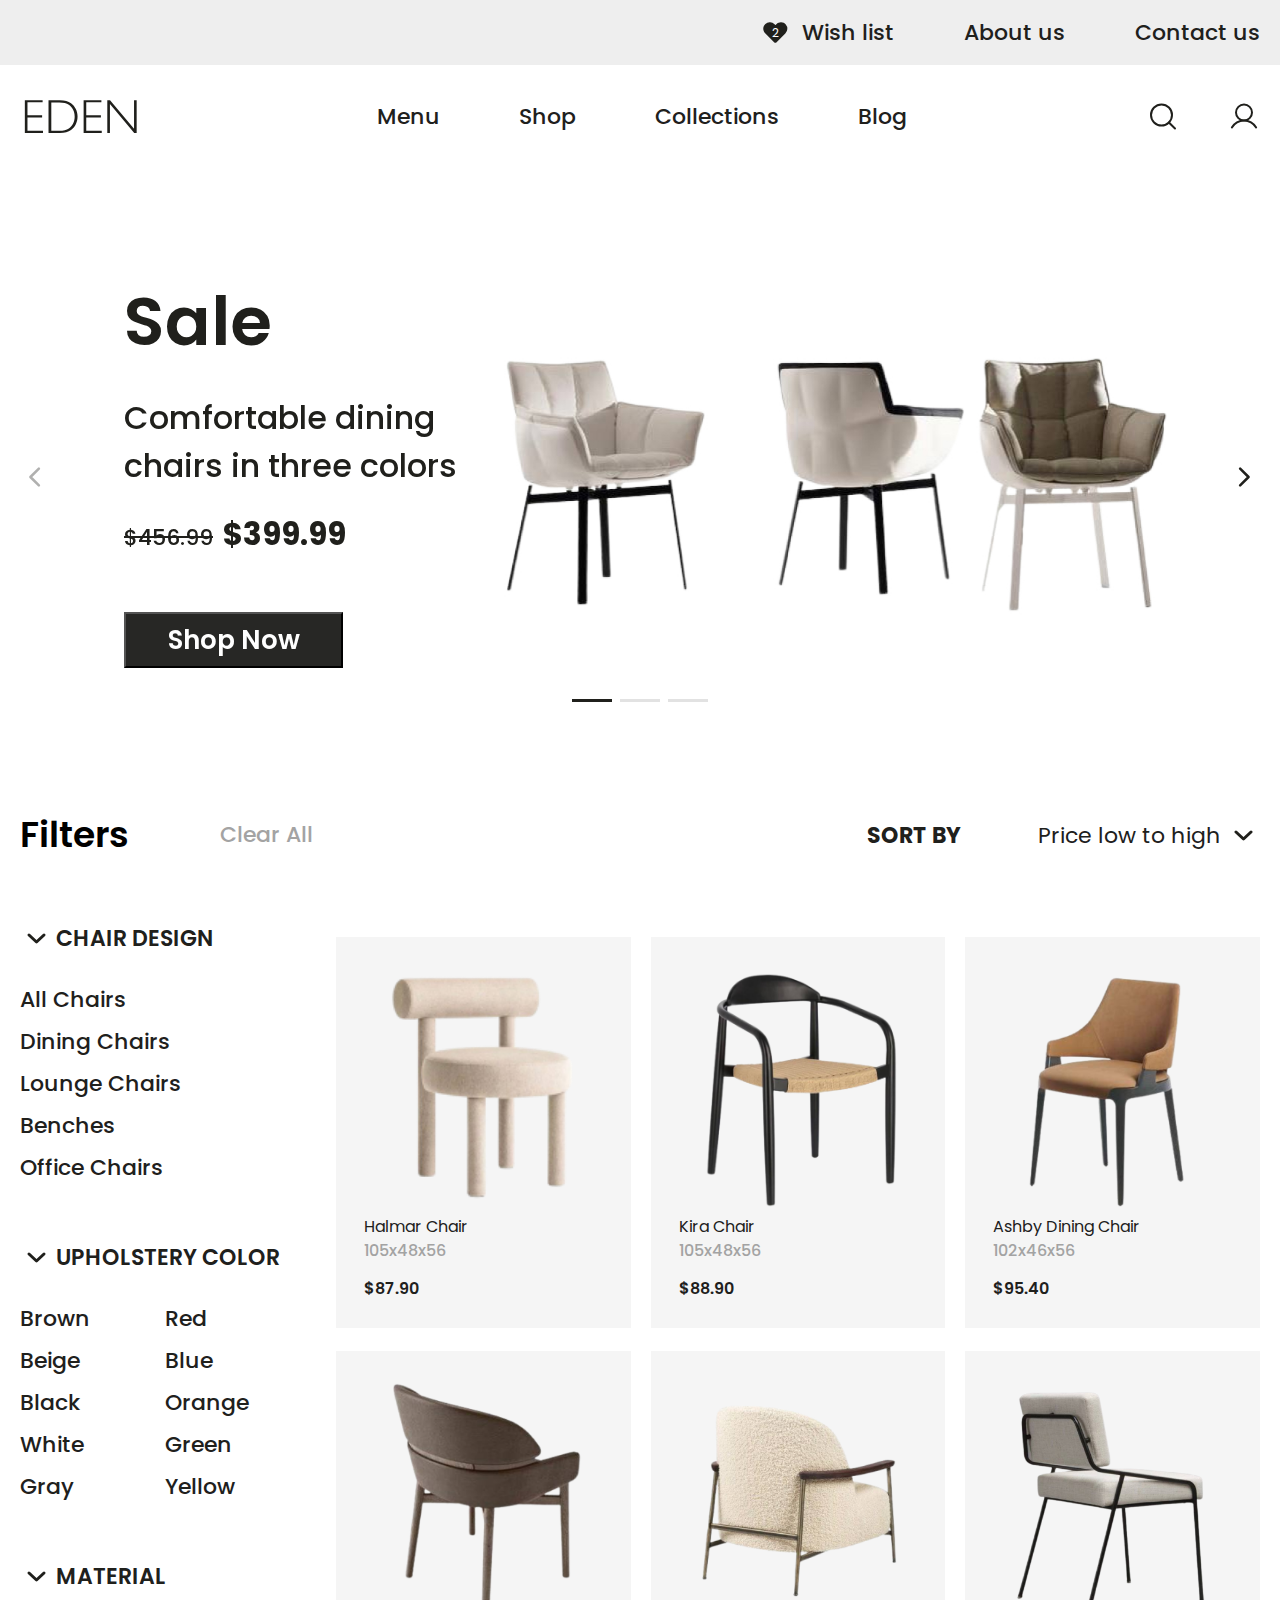
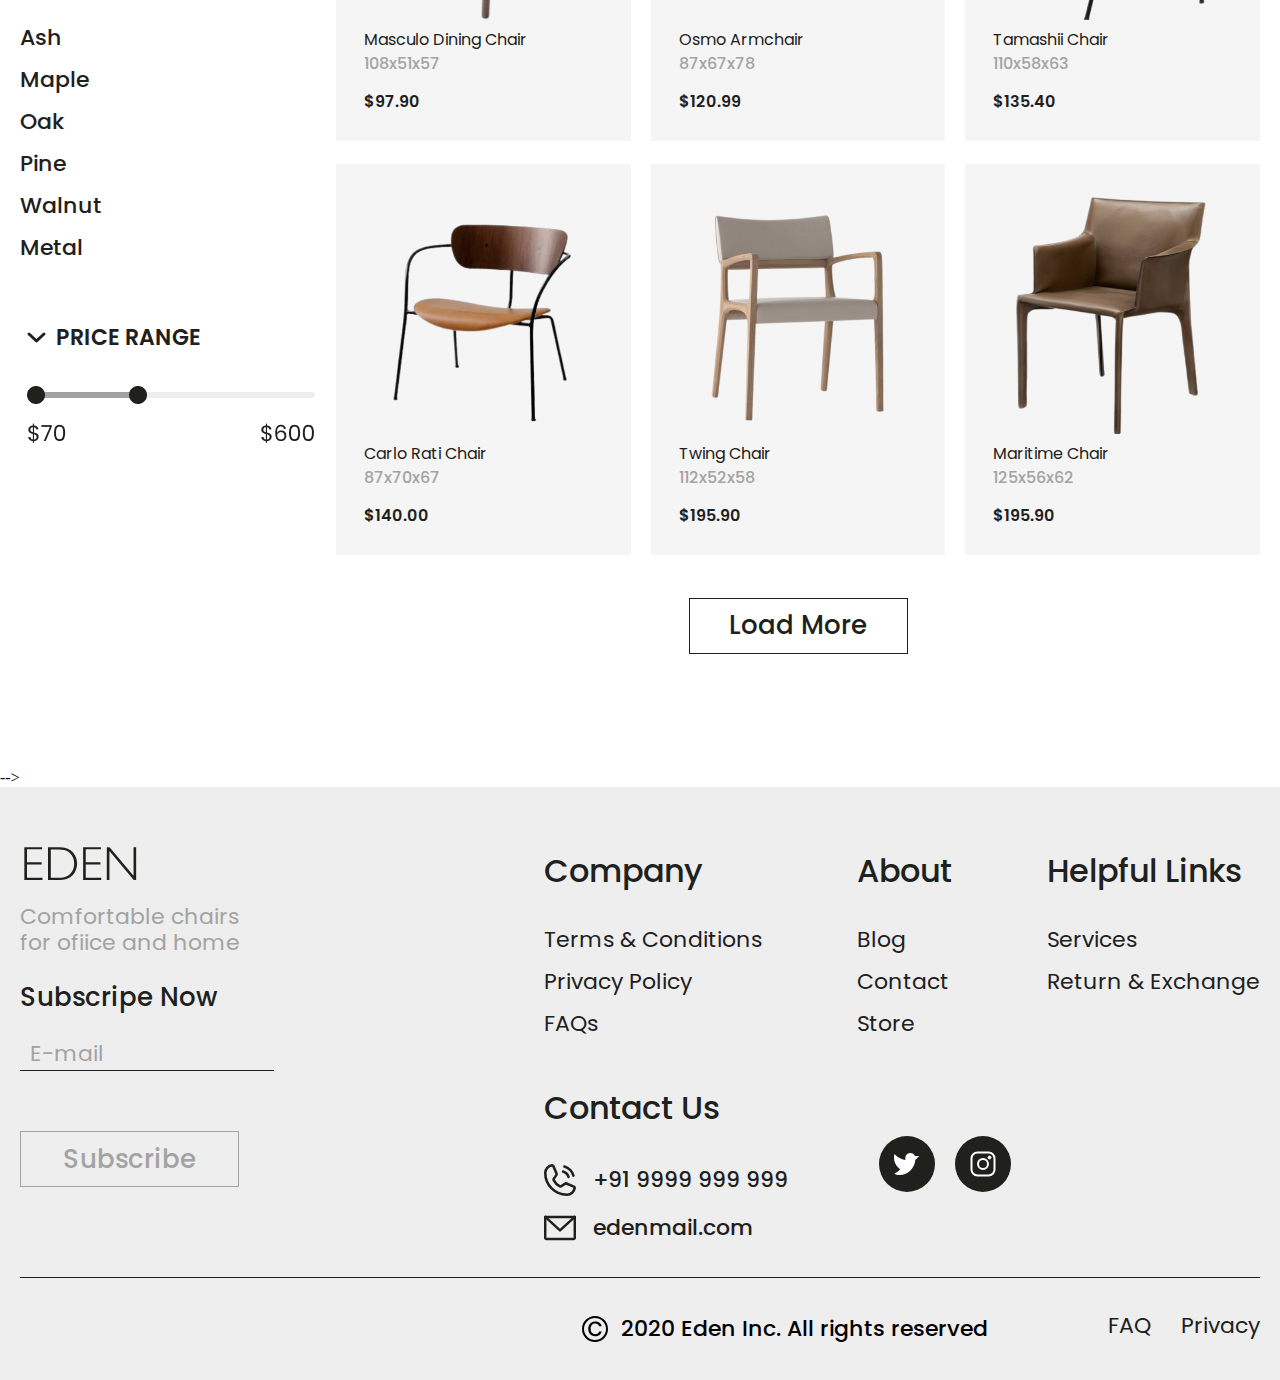
<file: Pages/Catalog/index.html>
<!DOCTYPE html>
<html lang="en">
<head>
    <meta charset="UTF-8">
    <meta http-equiv="X-UA-Compatible" content="IE=edge">
    <meta name="viewport" content="width=device-width, initial-scale=1.0">
    <link rel="preconnect" href="https://fonts.googleapis.com">
    <link rel="preconnect" href="https://fonts.gstatic.com" crossorigin>
    <link href="https://fonts.googleapis.com/css2?family=Poppins:wght@400;500;600;700&display=swap" rel="stylesheet">
    <link
    rel="stylesheet"
    href="https://cdn.jsdelivr.net/npm/swiper/swiper-bundle.min.css"
  />
<link rel="stylesheet" href="/Pages/Catalog/style/style.css">
    <title>Document</title>
</head>
<body> 
    <header class="header">
        <div class="header__top-wrap">
          <div class="container">
            <div class="header__top">
              <a href="#" class="header__top-heart header__top-heart--amount">
                <svg class="header__top-img" width="28" height="23" viewBox="0 0 28 23" fill="none"
                  xmlns="http://www.w3.org/2000/svg">
                  <path
                    d="M14.5084 21.7174L24.2747 11.9562C26.6741 9.54608 27.0238 5.60546 24.757 3.08684C24.1885 2.45214 23.4966 1.93994 22.7233 1.58155C21.9501 1.22316 21.1119 1.02611 20.2599 1.00242C19.4079 0.978738 18.56 1.12892 17.7681 1.4438C16.9761 1.75868 16.2567 2.23163 15.6538 2.83377L13.8211 4.67755L12.2416 3.08684C9.83017 0.688728 5.88745 0.339254 3.36749 2.60481C2.73245 3.17299 2.21998 3.86461 1.8614 4.63742C1.50282 5.41023 1.30566 6.248 1.28197 7.09953C1.25827 7.95107 1.40853 8.7985 1.72358 9.59003C2.03862 10.3816 2.51183 11.1006 3.11429 11.7032L13.1339 21.7174C13.3167 21.8984 13.5637 22 13.8211 22C14.0785 22 14.3255 21.8984 14.5084 21.7174V21.7174Z"
                    stroke="#20201C" stroke-width="2" stroke-linecap="round" stroke-linejoin="round" />
                </svg>
                <span class="header__top-amount">2</span>
              </a>
              <div class="header__top-nav">
                <li class="header__top-item">
                  <a href="#" class="header__top-link">Wish list</a>
                </li>
                <li class="header__top-item">
                  <a href="#" class="header__top-link">About us</a>
                </li>
                <li class="header__top-item">
                  <a href="#" class="header__top-link">Contact us</a>
                </li>
              </div>
            </div>
          </div>
        </div>
        <div class="container">
          <div class="header__bottom">
            <div class="header__logo">
              <a href="#" class="header__logo-link">
                <svg class="header__logo-img" width="113" height="33" viewBox="0 0 113 33" fill="none"
                  xmlns="http://www.w3.org/2000/svg">
                  <path
                    d="M0.84375 33V0.210938H18.6094V2.32031H3.46875V15.3281H18.1172V17.4375H3.46875V30.7969H18.9844V33H0.84375ZM35.2266 2.57812H27.3047V30.7031H35.2266C37.3828 30.7031 39.2344 30.5234 40.7812 30.1641C42.3438 29.8047 43.6875 29.2422 44.8125 28.4766C46.6406 27.2578 48.0703 25.6016 49.1016 23.5078C50.1484 21.4141 50.6719 19.125 50.6719 16.6406C50.6719 14.1562 50.1484 11.8672 49.1016 9.77344C48.0703 7.66406 46.6406 6 44.8125 4.78125C43.6875 4.01562 42.3438 3.46094 40.7812 3.11719C39.2344 2.75781 37.3828 2.57812 35.2266 2.57812ZM35.8828 0.210938C38.3828 0.210938 40.5078 0.453125 42.2578 0.9375C44.0234 1.40625 45.6094 2.15625 47.0156 3.1875C49.0781 4.71875 50.6797 6.66406 51.8203 9.02344C52.9766 11.3672 53.5547 13.8906 53.5547 16.5938C53.5547 19.2812 52.9766 21.8047 51.8203 24.1641C50.6797 26.5078 49.0781 28.4453 47.0156 29.9766C45.6094 31.0234 44.0156 31.7891 42.2344 32.2734C40.4531 32.7578 38.3359 33 35.8828 33H24.5156V0.210938H35.8828ZM59.625 33V0.210938H77.3906V2.32031H62.25V15.3281H76.8984V17.4375H62.25V30.7969H77.7656V33H59.625ZM83.2969 33V0.210938H86.0391L110.039 28.8281V0.210938H112.664V33H110.227L85.9219 4.00781V33H83.2969Z"
                    fill="#20201C" />
                </svg>
              </a>
            </div>
            <nav class="header__nav">
              <li class="header__nav-item">
                <a href="#" class="header__nav-link">Menu</a>
              </li>
              <li class="header__nav-item">
                <a href="#" class="header__nav-link">Shop</a>
              </li>
              <li class="header__nav-item">
                <a href="#" class="header__nav-link">Collections</a>
              </li>
              <li class="header__nav-item">
                <a href="#" class="header__nav-link">Blog</a>
              </li>
            </nav>
            <div class="header__buttons">
              <button class="header__button">
                <svg width="32" height="33" viewBox="0 0 32 33" fill="none" xmlns="http://www.w3.org/2000/svg">
                  <path
                    d="M14.5 25.5C20.299 25.5 25 20.799 25 15C25 9.20101 20.299 4.5 14.5 4.5C8.70101 4.5 4 9.20101 4 15C4 20.799 8.70101 25.5 14.5 25.5Z"
                    stroke="#20201C" stroke-width="2" stroke-linecap="round" stroke-linejoin="round" />
                  <path d="M21.9248 22.4258L27.9998 28.5008" stroke="#20201C" stroke-width="2" stroke-linecap="round"
                    stroke-linejoin="round" />
                </svg>
              </button>
              <button class="header__button">
                <svg width="32" height="33" viewBox="0 0 32 33" fill="none" xmlns="http://www.w3.org/2000/svg">
                  <path
                    d="M16 20.5C20.4183 20.5 24 16.9183 24 12.5C24 8.08172 20.4183 4.5 16 4.5C11.5817 4.5 8 8.08172 8 12.5C8 16.9183 11.5817 20.5 16 20.5Z"
                    stroke="#20201C" stroke-width="2" stroke-miterlimit="10" />
                  <path
                    d="M3.875 27.4992C5.10367 25.3706 6.87104 23.603 8.99944 22.374C11.1278 21.1451 13.5423 20.498 16 20.498C18.4577 20.498 20.8722 21.1451 23.0006 22.374C25.129 23.603 26.8963 25.3706 28.125 27.4992"
                    stroke="#20201C" stroke-width="2" stroke-linecap="round" stroke-linejoin="round" />
                </svg>
              </button>
            </div>
          </div>
        </div>
      </header>
      <section class="banner">
        <div class="container banner__container">
          <div class="swiper mySwiper">
            <div class="swiper-wrapper">
              <div class="swiper-slide mySwiper__slide">
                <div class="sale">
                    <h2 class="sale__title">Sale</h2>
                    <p class="sale__subtitle">Comfortable dining chairs in three colors</p>
                    <div class="sale__price">
                        <p class="sale__cost">$456.99</p>
                        <p class="sale__discount">$399.99</p>
                    </div>
                    <button class="sale__btn">Shop now</button>
                </div>
                <div class="sale__item--wrap">
                    <img class="sale__item" src="/Pages/Catalog/images/sale1.jpg" alt="">
                </div>
              </div>
              <div class="swiper-slide mySwiper__slide">
                <div class="sale">
                    <h2 class="sale__title">Sale</h2>
                    <p class="sale__subtitle">Modern chair in two colors with tree legs</p>
                    <div class="sale__price">
                        <p class="sale__cost">$240.99</p>
                        <p class="sale__discount">$210.99</p>
                    </div>
                    <button class="sale__btn">Shop now</button>
                </div>
                <div class="sale__item--wrap">
                    <img class="sale__item" src="/Pages/Catalog/images/sale2.png" alt="">
                </div>
              </div>
              <div class="swiper-slide mySwiper__slide">
                <div class="sale">
                    <h2 class="sale__title">Sale</h2>
                    <p class="sale__subtitle">Shell chair with finger-effect upholstery</p>
                    <div class="sale__price">
                        <p class="sale__cost">$578.80</p>
                        <p class="sale__discount">$517.80</p>
                    </div>
                    <button class="sale__btn">Shop now</button>
                </div>
                <div class="sale__item--wrap">
                    <img class="sale__item" src="/Pages/Catalog/images/sale3.png" alt="">
                </div>
              </div>
            </div>
            <div class="swiper-button-next">
                <svg width="32" height="32" viewBox="0 0 32 32" fill="none" xmlns="http://www.w3.org/2000/svg">
                    <path d="M12 6.03906L22 15.9874L12 25.9357" stroke="#20201C" stroke-width="3" stroke-linecap="round" stroke-linejoin="round"/>
                    </svg>
                    
            </div>
            <div class="swiper-button-prev">
                <svg width="32" height="32" viewBox="0 0 32 32" fill="none" xmlns="http://www.w3.org/2000/svg">
                    <path d="M20 25.9355L10 15.9872L20 6.03891" stroke="#20201C" stroke-width="3" stroke-linecap="round" stroke-linejoin="round"/>
                    </svg>
                    
            </div>
            <div class="swiper-pagination"></div>
          </div>
        </div>
      </section>


    <div class="catalog">
        <div class="container">
            <div class="catalog__wrap">
                <div class="catalog__filters">
                    <div class="catalog__filters--title">
                        <h3 class="catalog__filters--subtitle">Filters</h3>
                        <button class="catalog__filters--btn">Clear All</button>
                    </div>
                    <div class="catalog__filter">
                        <div class="catalog__filter--header">
                            <a href="" class="catalog__filter--header--btn">
                                <svg width="32" height="33" viewBox="0 0 32 33" fill="none" xmlns="http://www.w3.org/2000/svg">
                                    <path d="M24 15L16.5 22L9 15" stroke="#20201C" stroke-width="3" stroke-linecap="round" stroke-linejoin="round"/>
                                    </svg>
                            </a>
                            <p class="catalog__filter--header--title">Chair design</p>
                        </div>
                        <a href="" class="catalog__filter--choice">All Chairs</a>
                        <a href="" class="catalog__filter--choice">Dining Chairs</a>
                        <a href="" class="catalog__filter--choice">Lounge Chairs</a>
                        <a href="" class="catalog__filter--choice">Benches</a>
                        <a href="" class="catalog__filter--choice">Office Chairs</a>
                    </div>
                    <div class="catalog__filter">
                        <div class="catalog__filter--header">
                            <a href="" class="catalog__filter--header--btn">
                                <svg width="32" height="33" viewBox="0 0 32 33" fill="none" xmlns="http://www.w3.org/2000/svg">
                                    <path d="M24 15L16.5 22L9 15" stroke="#20201C" stroke-width="3" stroke-linecap="round" stroke-linejoin="round"/>
                                    </svg>
                            </a>
                            <p class="catalog__filter--header--title">Upholstery color</p>
                        </div>
                        <div class="catalog__filter--content">
                            <div class="catalog__filter--content--column">
                                <a href="" class="catalog__filter--choice">Brown</a>
                                <a href="" class="catalog__filter--choice">Beige</a>
                                <a href="" class="catalog__filter--choice">Black</a>
                                <a href="" class="catalog__filter--choice">White</a>
                                <a href="" class="catalog__filter--choice">Gray</a>
                            </div>
                            <div class="catalog__filter--content--column">
                                <a href="" class="catalog__filter--choice">Red</a>
                                <a href="" class="catalog__filter--choice">Blue</a>
                                <a href="" class="catalog__filter--choice">Orange</a>
                                <a href="" class="catalog__filter--choice">Green</a>
                                <a href="" class="catalog__filter--choice">Yellow</a>
                            </div>
                        </div>
                    </div>
                    <div class="catalog__filter">
                        <div class="catalog__filter--header">
                            <a href="" class="catalog__filter--header--btn">
                                <svg width="32" height="33" viewBox="0 0 32 33" fill="none" xmlns="http://www.w3.org/2000/svg">
                                    <path d="M24 15L16.5 22L9 15" stroke="#20201C" stroke-width="3" stroke-linecap="round" stroke-linejoin="round"/>
                                    </svg>
                            </a>
                            <p class="catalog__filter--header--title">Material</p>
                        </div>
                        <a href="" class="catalog__filter--choice">Ash</a>
                        <a href="" class="catalog__filter--choice">Maple</a>
                        <a href="" class="catalog__filter--choice">Oak</a>
                        <a href="" class="catalog__filter--choice">Pine</a>
                        <a href="" class="catalog__filter--choice">Walnut</a>
                        <a href="" class="catalog__filter--choice">Metal</a>
                    </div>
                    <div class="catalog__filter">
                        <div class="catalog__filter--header">
                            <a href="" class="catalog__filter--header--btn">
                                <svg width="32" height="33" viewBox="0 0 32 33" fill="none" xmlns="http://www.w3.org/2000/svg">
                                    <path d="M24 15L16.5 22L9 15" stroke="#20201C" stroke-width="3" stroke-linecap="round" stroke-linejoin="round"/>
                                    </svg>
                            </a>
                            <p class="catalog__filter--header--title">Price range</p>
                        </div>
                        <div class="catalog__filter--range">
                            <img class="range"src="/Pages/Catalog/images/range.png" alt="">
                        </div>
                    </div>
                </div>
                <div class="catalog__content">
                    <div class="catalog__content--header">
                      <div class="catalog__content--humburger">
                        <a class="catalog__content--hum" href="">
                          <svg width="19" height="19" viewBox="0 0 19 19" fill="none" xmlns="http://www.w3.org/2000/svg">
                            <path d="M4.75 9.5H14.25" stroke="#20201C" stroke-width="1.5" stroke-linecap="round" stroke-linejoin="round"/>
                            <path d="M1.78125 5.9375H17.2188" stroke="#20201C" stroke-width="1.5" stroke-linecap="round" stroke-linejoin="round"/>
                            <path d="M7.71875 13.0625H11.2813" stroke="#20201C" stroke-width="1.5" stroke-linecap="round" stroke-linejoin="round"/>
                            </svg>                            
                        </a>
                        <p class="catalog__content--hum--text">Filters</p>
                      </div>
                      <div class="catalog__content--head">
                          <p class="catalog__content--text">Sort by</p>
                          <div class="catalog__content--btn">
                              <p class="catalog__content--btn--text">Price low to high</p>
                              <a class="catalog__content--btn--label" href="">
                                  <svg width="19" height="11" viewBox="0 0 19 11" fill="none" xmlns="http://www.w3.org/2000/svg">
                                      <path d="M17 2L9.5 9L2 2" stroke="#20201C" stroke-width="3" stroke-linecap="round" stroke-linejoin="round"/>
                                      </svg> 
                              </a>
                          </div>
                        </div>
                    </div>
                    <div class="catalog__content--wrap">
                        <a href="" class="catalog__content--item">
                            <div class="catalog__content--item--img--wrap">
                                <img class="catalog__content--item--img" src="/Pages/Catalog/images/chair2.1.png" alt="">
                            </div>
                            <div class="catalog__content--info">
                              <p class="catalog__content--item--title">Halmar Chair</p>
                              <p class="catalog__content--item--size">105x48x56</p>
                              <p class="catalog__content--item--price">$87.90</p>
                            </div>
                        </a>
                        <a href="" class="catalog__content--item">
                            <div class="catalog__content--item--img--wrap">
                                <img class="catalog__content--item--img" src="/Pages/Catalog/images/2.2.png" alt="">
                            </div>
                            <div class="catalog__content--info">
                              <p class="catalog__content--item--title">Kira Chair</p>
                              <p class="catalog__content--item--size">105x48x56</p>
                              <p class="catalog__content--item--price">$88.90</p>
                            </div>
                        </a>
                        <a href="" class="catalog__content--item">
                            <div class="catalog__content--item--img--wrap">
                                <img class="catalog__content--item--img" src="/Pages/Catalog/images/2.3.png" alt="">
                            </div>
                            <div class="catalog__content--info">
                              <p class="catalog__content--item--title">Ashby Dining Chair</p>
                              <p class="catalog__content--item--size">102x46x56</p>
                              <p class="catalog__content--item--price">$95.40</p>
                            </div>
                        </a>
                        <a href="" class="catalog__content--item">
                            <div class="catalog__content--item--img--wrap">
                                <img class="catalog__content--item--img" src="/Pages/Catalog/images/2.4.png" alt="">
                            </div>
                            <div class="catalog__content--info">
                              <p class="catalog__content--item--title">Masculo Dining Chair</p>
                              <p class="catalog__content--item--size">108x51x57</p>
                              <p class="catalog__content--item--price">$97.90</p>
                            </div>
                        </a>
                        <a href="" class="catalog__content--item">
                            <div class="catalog__content--item--img--wrap">
                                <img class="catalog__content--item--img" src="/Pages/Catalog/images/2.5.png" alt="">
                            </div>
                            <div class="catalog__content--info">
                              <p class="catalog__content--item--title">Osmo Armchair</p>
                              <p class="catalog__content--item--size">87x67x78</p>
                              <p class="catalog__content--item--price">$120.99</p>
                            </div>
                        </a>
                        <a href="" class="catalog__content--item">
                            <div href="" class="catalog__content--item--img--wrap">
                                <img class="catalog__content--item--img" src="/Pages/Catalog/images/2.6.png" alt="">
                            </div>
                            <div class="catalog__content--info">
                              <p class="catalog__content--item--title">Tamashii Chair</p>
                              <p class="catalog__content--item--size">110x58x63</p>
                              <p class="catalog__content--item--price">$135.40</p>
                            </div>
                        </a>
                        <a href="" class="catalog__content--item">
                            <div class="catalog__content--item--img--wrap">
                                <img class="catalog__content--item--img" src="/Pages/Catalog/images/2.7.png" alt="">
                            </div>
                            <div class="catalog__content--info">
                              <p class="catalog__content--item--title">Carlo Rati Chair</p>
                              <p class="catalog__content--item--size">87x70x67</p>
                              <p class="catalog__content--item--price">$140.00</p>
                            </div>
                        </a>
                        <a href="" class="catalog__content--item">
                            <div  class="catalog__content--item--img--wrap">
                                <img class="catalog__content--item--img" src="/Pages/Catalog/images/2.8.png" alt="">
                            </div>
                            <div class="catalog__content--info">
                              <p class="catalog__content--item--title">Twing Chair</p>
                              <p class="catalog__content--item--size">112x52x58</p>
                              <p class="catalog__content--item--price">$195.90</p>
                            </div>
                        </a>
                        <a href="" class="catalog__content--item">
                            <div class="catalog__content--item--img--wrap">
                                <img class="catalog__content--item--img" src="/Pages/Catalog/images/2.9.png" alt="">
                            </div>
                            <div class="catalog__content--info">
                              <p class="catalog__content--item--title">Maritime Chair</p>
                              <p class="catalog__content--item--size">125x56x62</p>
                              <p class="catalog__content--item--price">$195.90</p>
                            </div>
                        </a>
                    </div>
                    <button class="catalog__content--button">Load More</button>
                </div>
            </div>
        </div>
    </div>  -->
    <footer class="footer">
      <div class="container">
        <div class="footer__top">
          <div class="footer__subs">
            <div class="footer__logo">
              <a href="#" class="footer__logo-link">
                <svg class="footer__logo-img" width="113" height="33" viewBox="0 0 113 33" fill="none" xmlns="http://www.w3.org/2000/svg">
                  <path d="M0.84375 33V0.210938H18.6094V2.32031H3.46875V15.3281H18.1172V17.4375H3.46875V30.7969H18.9844V33H0.84375ZM35.2266 2.57812H27.3047V30.7031H35.2266C37.3828 30.7031 39.2344 30.5234 40.7812 30.1641C42.3438 29.8047 43.6875 29.2422 44.8125 28.4766C46.6406 27.2578 48.0703 25.6016 49.1016 23.5078C50.1484 21.4141 50.6719 19.125 50.6719 16.6406C50.6719 14.1562 50.1484 11.8672 49.1016 9.77344C48.0703 7.66406 46.6406 6 44.8125 4.78125C43.6875 4.01562 42.3438 3.46094 40.7812 3.11719C39.2344 2.75781 37.3828 2.57812 35.2266 2.57812ZM35.8828 0.210938C38.3828 0.210938 40.5078 0.453125 42.2578 0.9375C44.0234 1.40625 45.6094 2.15625 47.0156 3.1875C49.0781 4.71875 50.6797 6.66406 51.8203 9.02344C52.9766 11.3672 53.5547 13.8906 53.5547 16.5938C53.5547 19.2812 52.9766 21.8047 51.8203 24.1641C50.6797 26.5078 49.0781 28.4453 47.0156 29.9766C45.6094 31.0234 44.0156 31.7891 42.2344 32.2734C40.4531 32.7578 38.3359 33 35.8828 33H24.5156V0.210938H35.8828ZM59.625 33V0.210938H77.3906V2.32031H62.25V15.3281H76.8984V17.4375H62.25V30.7969H77.7656V33H59.625ZM83.2969 33V0.210938H86.0391L110.039 28.8281V0.210938H112.664V33H110.227L85.9219 4.00781V33H83.2969Z" fill="#20201C"/>
                  </svg>                
              </a>
              <p class="footer__logo-description">Comfortable chairs for ofiice and home</p>
            </div>
            <p class="footer__subs-text">Subscripe Now</p>
            <form action="#" class="footer__sub">
              <input type="email" class="footer__sub-field" placeholder="E-mail">
              <button class="footer__sub-btn">Subscribe</button>
            </form>
          </div>
          <div class="footer__pages-wrap">
            <div class="footer__pages">
            <article class="footer__page">
              <h3 class="footer__page-menu">Company</h3>
              <a href="#" class="footer__page-link">
                <p class="footer__page-name">Terms & Conditions</p>
              </a>
              <a href="#" class="footer__page-link">
                <p class="footer__page-name">Privacy Policy</p>
              </a>
              <a href="#" class="footer__page-link">
                <p class="footer__page-name">FAQs</p>
              </a>
            </article>
            <article class="footer__page">
              <h3 class="footer__page-menu">About</h3>
              <a href="#" class="footer__page-link">
                <p class="footer__page-name">Blog</p>
              </a>
              <a href="#" class="footer__page-link">
                <p class="footer__page-name">Contact</p>
              </a>
              <a href="#" class="footer__page-link">
                <p class="footer__page-name">Store</p>
              </a>
            </article>
            <article class="footer__page">
              <h3 class="footer__page-menu">Helpful Links</h3>
              <a href="#" class="footer__page-link">
                <p class="footer__page-name">Services</p>
              </a>
              <a href="#" class="footer__page-link">
                <p class="footer__page-name">Return & Exchange</p>
              </a>
            </article>
            </div>
            <div class="footer__contacts">
              <div class="footer__contact">
                <h3 class="footer__page-menu">Contact Us</h3>
                <div class="footer__contact-medias">
                  <div class="footer__contact-media">
                  <svg class="footer__contact-icon" width="25" height="25" viewBox="0 0 25 25" fill="none" xmlns="http://www.w3.org/2000/svg">
                    <path d="M15.925 2C17.6212 2.45522 19.1678 3.34857 20.4097 4.59039C21.6515 5.83221 22.5448 7.37882 23 9.075" stroke="#20201C" stroke-width="2" stroke-linecap="round" stroke-linejoin="round"/>
                    <path d="M14.8875 5.86255C15.9076 6.13348 16.838 6.66928 17.5844 7.41564C18.3307 8.162 18.8665 9.0924 19.1375 10.1125" stroke="#20201C" stroke-width="2" stroke-linecap="round" stroke-linejoin="round"/>
                    <path d="M7.5625 12.6C8.59153 14.7251 10.3098 16.439 12.4375 17.4625C12.5944 17.5369 12.768 17.569 12.9412 17.5559C13.1143 17.5427 13.2811 17.4847 13.425 17.3875L16.55 15.3C16.6881 15.2064 16.8476 15.1493 17.0137 15.134C17.1799 15.1187 17.3472 15.1457 17.5 15.2125L23.35 17.725C23.5499 17.8083 23.717 17.9549 23.8254 18.1424C23.9338 18.3298 23.9776 18.5477 23.95 18.7625C23.7646 20.2097 23.0582 21.5397 21.9631 22.5038C20.8679 23.4678 19.459 23.9997 18 24C13.4913 24 9.1673 22.209 5.97919 19.0209C2.79107 15.8327 1 11.5087 1 7.00004C1.00033 5.54104 1.53227 4.13214 2.49628 3.03699C3.4603 1.94183 4.79033 1.23546 6.2375 1.05004C6.4523 1.02245 6.67021 1.06623 6.85768 1.17465C7.04515 1.28307 7.19178 1.4501 7.275 1.65004L9.7875 7.51254C9.85284 7.66297 9.88017 7.82717 9.86709 7.99066C9.85401 8.15415 9.80092 8.31191 9.7125 8.45004L7.625 11.625C7.53206 11.7686 7.47752 11.9337 7.46657 12.1044C7.45563 12.2751 7.48866 12.4457 7.5625 12.6V12.6Z" stroke="#20201C" stroke-width="2" stroke-linecap="round" stroke-linejoin="round"/>
                    </svg>
                  <a class="footer__contact-link" href="tel:+91 9999 999 999">+91 9999 999 999</a>
                </div>
                <div class="footer__contact-media">
                  <svg class="footer__contact-icon" width="26" height="20" viewBox="0 0 26 20" fill="none" xmlns="http://www.w3.org/2000/svg">
                    <path d="M1 1H25V18C25 18.2652 24.8946 18.5196 24.7071 18.7071C24.5196 18.8946 24.2652 19 24 19H2C1.73478 19 1.48043 18.8946 1.29289 18.7071C1.10536 18.5196 1 18.2652 1 18V1Z" stroke="#20201C" stroke-width="2" stroke-linecap="round" stroke-linejoin="round"/>
                    <path d="M25 1L13 12L1 1" stroke="#20201C" stroke-width="2" stroke-linecap="round" stroke-linejoin="round"/>
                    </svg>

                  <a class="footer__contact-link" href="email:edenmail.com">edenmail.com</a>
                </div>
              </div>
              </div>
              <div class="footer__media">
                <a href="#" class="footer__media-link">
                  <svg class="footer__media-tw" width="26" height="22" viewBox="0 0 26 22"  xmlns="http://www.w3.org/2000/svg">
                    <path d="M11.321 5.00045C11.321 2.25045 13.6335 -0.0370454 16.3835 0.000454611C17.3465 0.0115731 18.2859 0.300603 19.0886 0.832799C19.8914 1.365 20.5233 2.11771 20.9085 3.00045H25.321L21.2835 7.03795C21.0229 11.0937 19.2276 14.8979 16.2625 17.6773C13.2974 20.4566 9.38506 22.0025 5.32099 22.0005C1.32099 22.0005 0.320988 20.5005 0.320988 20.5005C0.320988 20.5005 4.32099 19.0005 6.32099 16.0005C6.32099 16.0005 -1.67901 12.0005 0.320988 1.00045C0.320988 1.00045 5.32099 6.00045 11.321 7.00045V5.00045Z" />
                    </svg>
                </a>
                <a href="#" class="footer__media-link">
                  <svg class="footer__media-inst" width="26" height="26" viewBox="0 0 26 26" fill="none" xmlns="http://www.w3.org/2000/svg">
                    <path d="M13 18C15.7614 18 18 15.7614 18 13C18 10.2386 15.7614 8 13 8C10.2386 8 8 10.2386 8 13C8 15.7614 10.2386 18 13 18Z"  stroke-width="2" stroke-miterlimit="10"/>
                    <path d="M18.5 1.5H7.5C4.18629 1.5 1.5 4.18629 1.5 7.5V18.5C1.5 21.8137 4.18629 24.5 7.5 24.5H18.5C21.8137 24.5 24.5 21.8137 24.5 18.5V7.5C24.5 4.18629 21.8137 1.5 18.5 1.5Z"  stroke-width="2" stroke-linecap="round" stroke-linejoin="round"/>
                    <path d="M19.5 8C20.3284 8 21 7.32843 21 6.5C21 5.67157 20.3284 5 19.5 5C18.6716 5 18 5.67157 18 6.5C18 7.32843 18.6716 8 19.5 8Z" fill="white"/>
                    </svg>
                </a>
              </div>
            </div>
          </div>
        </div>
        <div class="footer__corporations">
          <div class="footer__corporation">  
            <svg class="footer__corporation-icon" width="32" height="32" viewBox="0 0 32 32" fill="none" xmlns="http://www.w3.org/2000/svg">
              <path d="M16 28C22.6274 28 28 22.6274 28 16C28 9.37258 22.6274 4 16 4C9.37258 4 4 9.37258 4 16C4 22.6274 9.37258 28 16 28Z" stroke="black" stroke-width="2" stroke-miterlimit="10"/>
              <path d="M9.22152 15.85C9.22152 14.3767 9.51618 13.094 10.1055 12.002C10.6948 10.8927 11.5095 10.0347 12.5495 9.428C13.6068 8.82133 14.8115 8.518 16.1635 8.518C17.9142 8.518 19.3528 8.94267 20.4795 9.792C21.6235 10.6413 22.3775 11.82 22.7415 13.328H20.1935C19.9508 12.4613 19.4742 11.7767 18.7635 11.274C18.0702 10.7713 17.2035 10.52 16.1635 10.52C14.8115 10.52 13.7195 10.988 12.8875 11.924C12.0555 12.8427 11.6395 14.1513 11.6395 15.85C11.6395 17.566 12.0555 18.892 12.8875 19.828C13.7195 20.764 14.8115 21.232 16.1635 21.232C17.2035 21.232 18.0702 20.9893 18.7635 20.504C19.4568 20.0187 19.9335 19.3253 20.1935 18.424H22.7415C22.3602 19.88 21.5975 21.05 20.4535 21.934C19.3095 22.8007 17.8795 23.234 16.1635 23.234C14.8115 23.234 13.6068 22.9307 12.5495 22.324C11.5095 21.7173 10.6948 20.8593 10.1055 19.75C9.51618 18.6407 9.22152 17.3407 9.22152 15.85Z" fill="black"/>
              </svg>
            <p class="footer__corporation-text">2020 Eden Inc. All rights reserved</p>
          </div>
          <div class="footer__corporation-page">
            <a href="#" class="footer__corporation-link">
              <p class="footer__corporation-name">FAQ</p>
            </a>
            <a href="#" class="footer__corporation-link">
              <p class="footer__corporation-name">Privacy</p>
            </a>
          </div>
        </div>
      </div>
    </footer>
    <script src="https://cdn.jsdelivr.net/npm/swiper/swiper-bundle.min.js"></script>
    <!-- Initialize Swiper -->
    <script>
        var swiper = new Swiper(".mySwiper", {
          cssMode: true,
          navigation: {
            nextEl: ".swiper-button-next",
            prevEl: ".swiper-button-prev",
          },
          pagination: {
            el: ".swiper-pagination",
            clickable: true,
          },
          mousewheel: true,
          keyboard: true,
        });
      </script>
</body>
</html>
</file>
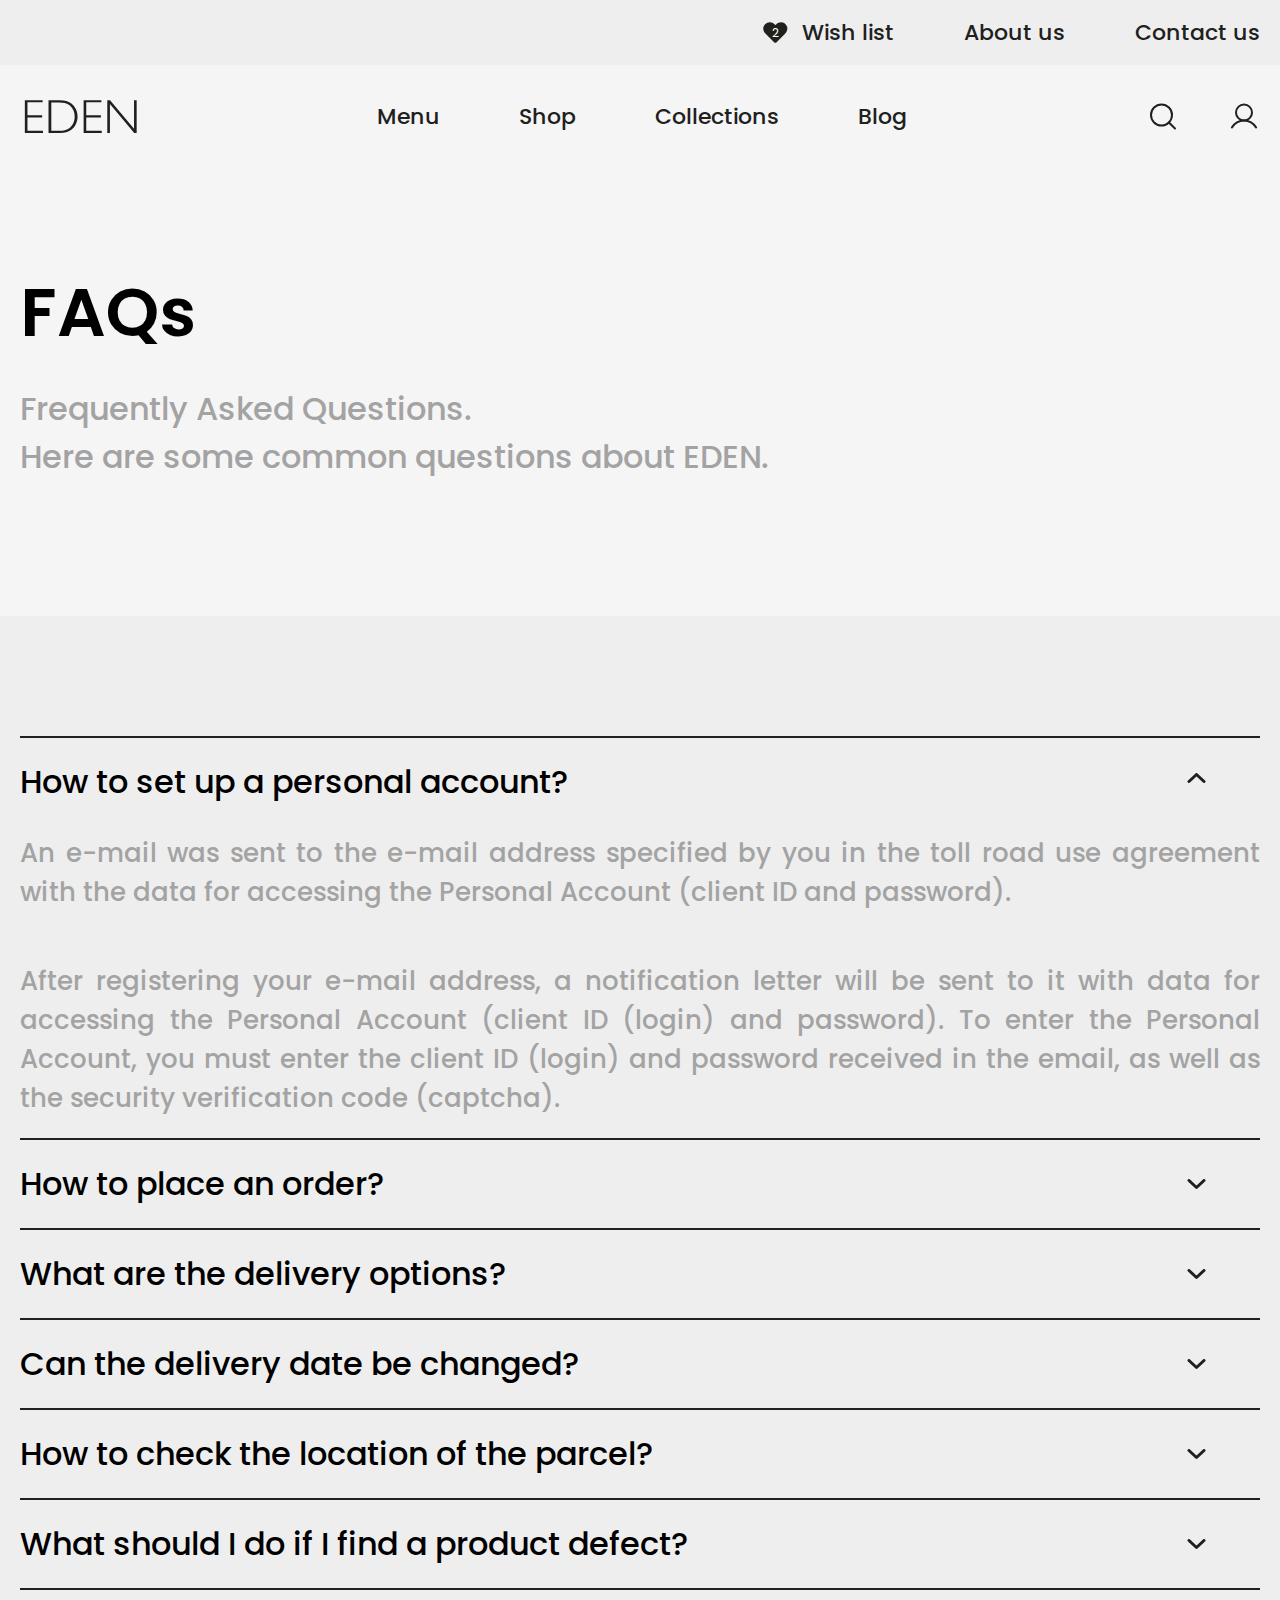
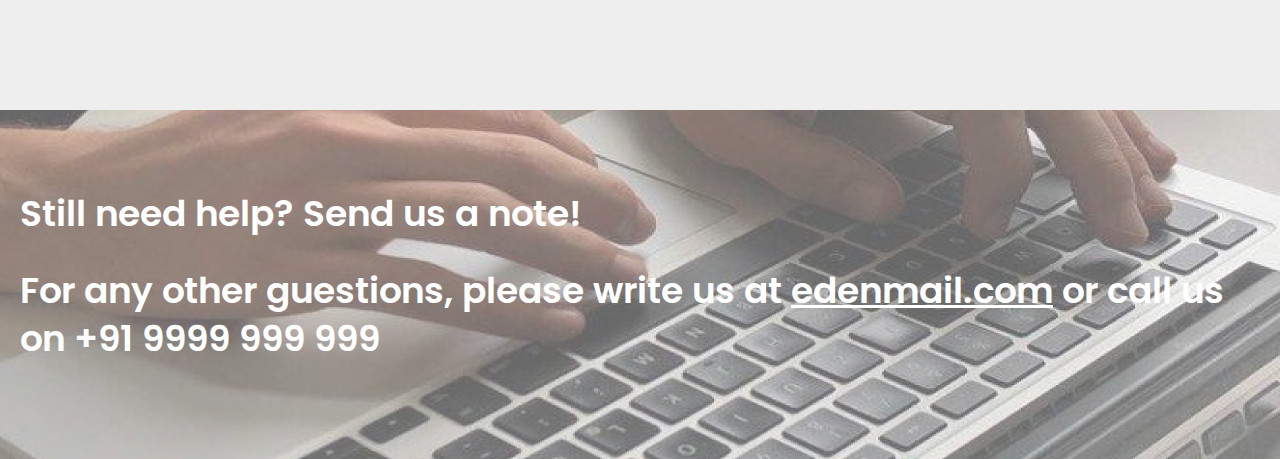
<file: Pages/FAQ/index.html>
<!DOCTYPE html>
<html lang="en">

<head>
  <meta charset="UTF-8">
  <meta http-equiv="X-UA-Compatible" content="IE=edge">
  <meta name="viewport" content="width=device-width, initial-scale=1.0">
  <link rel="preconnect" href="https://fonts.googleapis.com">
  <link rel="preconnect" href="https://fonts.gstatic.com" crossorigin>
  <link
    href="https://fonts.googleapis.com/css2?family=Poppins:ital,wght@0,100;0,200;0,300;0,400;0,500;0,600;0,700;0,800;0,900;1,100;1,200;1,300;1,400;1,500;1,600;1,700;1,800;1,900&display=swap"
    rel="stylesheet">
  <link rel="stylesheet" href="styles/style.css" class="rel">
  <title>FAQ</title>
</head>

<body>
  <header class="header">
    <div class="header__top-wrap">
      <div class="container">
        <div class="header__top">
          <a href="#" class="header__top-heart header__top-heart--amount">
            <svg class="header__top-img" width="28" height="23" viewBox="0 0 28 23" fill="none"
              xmlns="http://www.w3.org/2000/svg">
              <path
                d="M14.5084 21.7174L24.2747 11.9562C26.6741 9.54608 27.0238 5.60546 24.757 3.08684C24.1885 2.45214 23.4966 1.93994 22.7233 1.58155C21.9501 1.22316 21.1119 1.02611 20.2599 1.00242C19.4079 0.978738 18.56 1.12892 17.7681 1.4438C16.9761 1.75868 16.2567 2.23163 15.6538 2.83377L13.8211 4.67755L12.2416 3.08684C9.83017 0.688728 5.88745 0.339254 3.36749 2.60481C2.73245 3.17299 2.21998 3.86461 1.8614 4.63742C1.50282 5.41023 1.30566 6.248 1.28197 7.09953C1.25827 7.95107 1.40853 8.7985 1.72358 9.59003C2.03862 10.3816 2.51183 11.1006 3.11429 11.7032L13.1339 21.7174C13.3167 21.8984 13.5637 22 13.8211 22C14.0785 22 14.3255 21.8984 14.5084 21.7174V21.7174Z"
                stroke="#20201C" stroke-width="2" stroke-linecap="round" stroke-linejoin="round" />
            </svg>
            <span class="header__top-amount">2</span>
          </a>
          <div class="header__top-nav">
            <li class="header__top-item">
              <a href="#" class="header__top-link">Wish list</a>
            </li>
            <li class="header__top-item">
              <a href="#" class="header__top-link">About us</a>
            </li>
            <li class="header__top-item">
              <a href="#" class="header__top-link">Contact us</a>
            </li>
            </ul>
          </div>
        </div>
      </div>
    </div>
    <div class="container">
      <div class="header__bottom">
        <div class="header__logo">
          <a href="#" class="header__logo-link">
            <svg class="header__logo-img" width="113" height="33" viewBox="0 0 113 33" fill="none"
              xmlns="http://www.w3.org/2000/svg">
              <path
                d="M0.84375 33V0.210938H18.6094V2.32031H3.46875V15.3281H18.1172V17.4375H3.46875V30.7969H18.9844V33H0.84375ZM35.2266 2.57812H27.3047V30.7031H35.2266C37.3828 30.7031 39.2344 30.5234 40.7812 30.1641C42.3438 29.8047 43.6875 29.2422 44.8125 28.4766C46.6406 27.2578 48.0703 25.6016 49.1016 23.5078C50.1484 21.4141 50.6719 19.125 50.6719 16.6406C50.6719 14.1562 50.1484 11.8672 49.1016 9.77344C48.0703 7.66406 46.6406 6 44.8125 4.78125C43.6875 4.01562 42.3438 3.46094 40.7812 3.11719C39.2344 2.75781 37.3828 2.57812 35.2266 2.57812ZM35.8828 0.210938C38.3828 0.210938 40.5078 0.453125 42.2578 0.9375C44.0234 1.40625 45.6094 2.15625 47.0156 3.1875C49.0781 4.71875 50.6797 6.66406 51.8203 9.02344C52.9766 11.3672 53.5547 13.8906 53.5547 16.5938C53.5547 19.2812 52.9766 21.8047 51.8203 24.1641C50.6797 26.5078 49.0781 28.4453 47.0156 29.9766C45.6094 31.0234 44.0156 31.7891 42.2344 32.2734C40.4531 32.7578 38.3359 33 35.8828 33H24.5156V0.210938H35.8828ZM59.625 33V0.210938H77.3906V2.32031H62.25V15.3281H76.8984V17.4375H62.25V30.7969H77.7656V33H59.625ZM83.2969 33V0.210938H86.0391L110.039 28.8281V0.210938H112.664V33H110.227L85.9219 4.00781V33H83.2969Z"
                fill="#20201C" />
            </svg>
          </a>
        </div>
        <nav class="header__nav">
          <li class="header__nav-item">
            <a href="#" class="header__nav-link">Menu</a>
          </li>
          <li class="header__nav-item">
            <a href="#" class="header__nav-link">Shop</a>
          </li>
          <li class="header__nav-item">
            <a href="#" class="header__nav-link">Collections</a>
          </li>
          <li class="header__nav-item">
            <a href="#" class="header__nav-link">Blog</a>
          </li>
          </ul>
        </nav>
        <div class="header__buttons">
          <button class="header__button">
            <svg width="32" height="33" viewBox="0 0 32 33" fill="none" xmlns="http://www.w3.org/2000/svg">
              <path
                d="M14.5 25.5C20.299 25.5 25 20.799 25 15C25 9.20101 20.299 4.5 14.5 4.5C8.70101 4.5 4 9.20101 4 15C4 20.799 8.70101 25.5 14.5 25.5Z"
                stroke="#20201C" stroke-width="2" stroke-linecap="round" stroke-linejoin="round" />
              <path d="M21.9248 22.4258L27.9998 28.5008" stroke="#20201C" stroke-width="2" stroke-linecap="round"
                stroke-linejoin="round" />
            </svg>
          </button>
          <button class="header__button">
            <svg width="32" height="33" viewBox="0 0 32 33" fill="none" xmlns="http://www.w3.org/2000/svg">
              <path
                d="M16 20.5C20.4183 20.5 24 16.9183 24 12.5C24 8.08172 20.4183 4.5 16 4.5C11.5817 4.5 8 8.08172 8 12.5C8 16.9183 11.5817 20.5 16 20.5Z"
                stroke="#20201C" stroke-width="2" stroke-miterlimit="10" />
              <path
                d="M3.875 27.4992C5.10367 25.3706 6.87104 23.603 8.99944 22.374C11.1278 21.1451 13.5423 20.498 16 20.498C18.4577 20.498 20.8722 21.1451 23.0006 22.374C25.129 23.603 26.8963 25.3706 28.125 27.4992"
                stroke="#20201C" stroke-width="2" stroke-linecap="round" stroke-linejoin="round" />
            </svg>
          </button>
        </div>
      </div>
    </div>
  </header>
  <section class="questions">
    <div class="questions__top">
      <div class="container">
        <h1 class="questions__top-title"><span class="questions__top-title questions__top-title--abbr">faq</span>s</h1>
        <h2 class="questions__top-subtitle">Frequently Asked Questions.</h2>
        <p class="questions__top-text">Here are some common questions about EDEN.</p>
      </div>
    </div>
    <div class="questions__main">
      <div class="container">
        <div class="questions__main-wrap">
          <div class="questions__main-wrap questions__main-wrap--active">
            <h3 class="questions__main-wrap questions__main-wrap--topic">How to set up a personal
              account?</h3>
            <div class="questions__main-wrap questions__main-wrap--info">
              <p class="questions__main-wrap questions__main-wrap--text">An e-mail was sent to the e-mail
                address specified by you in the toll road use agreement with the data for accessing the
                Personal Account (client ID and password).</p>
              <p class="questions__main-wrap questions__main-wrap--text">After registering your e-mail
                address, a notification letter will be sent to it with data for accessing the Personal
                Account (client ID (login) and password). To enter the Personal Account, you must enter the
                client ID (login) and password received in the email, as well as the security verification
                code (captcha).</p>
            </div>
          </div>
          <div class="questions__main-wrap questions__main-wrap--regular">
            <h3 class="questions__main-wrap questions__main-wrap--title">How to place an order?</h3>
          </div>
          <div class="questions__main-wrap questions__main-wrap--regular">
            <h3 class="questions__main-wrap questions__main-wrap--title">What are the delivery options?</h3>
          </div>
          <div class="questions__main-wrap questions__main-wrap--regular">
            <h3 class="questions__main-wrap questions__main-wrap--title">Can the delivery date be
              changed?</h3>
          </div>
          <div class="questions__main-wrap questions__main-wrap--regular">
            <h3 class="questions__main-wrap questions__main-wrap--title">How to check the location of the
              parcel?</h3>
          </div>
          <div class="questions__main-wrap questions__main-wrap--regular">
            <h3 class="questions__main-wrap questions__main-wrap--title">What should I do if I find a product
              defect?</h3>
          </div>
        </div>
      </div>
    </div>
    <div class="questions__contact">
      <div class="container">
        <h2 class="questions__contact-title">Still need help? Send us a note!</h2>
        <p class="questions__contact-text">For any other guestions, please write us at <a
            class="questions__contact-text questions__contact-text--email" href="mailto:edenmail.com">edenmail.com</a>
          or call us
          on <a class="questions__contact-text questions__contact-text--link" href="tel:+919999999999">+91 9999 999
            999</a></p>
      </div>
    </div>
  </section>
</body>

</html>
</file>
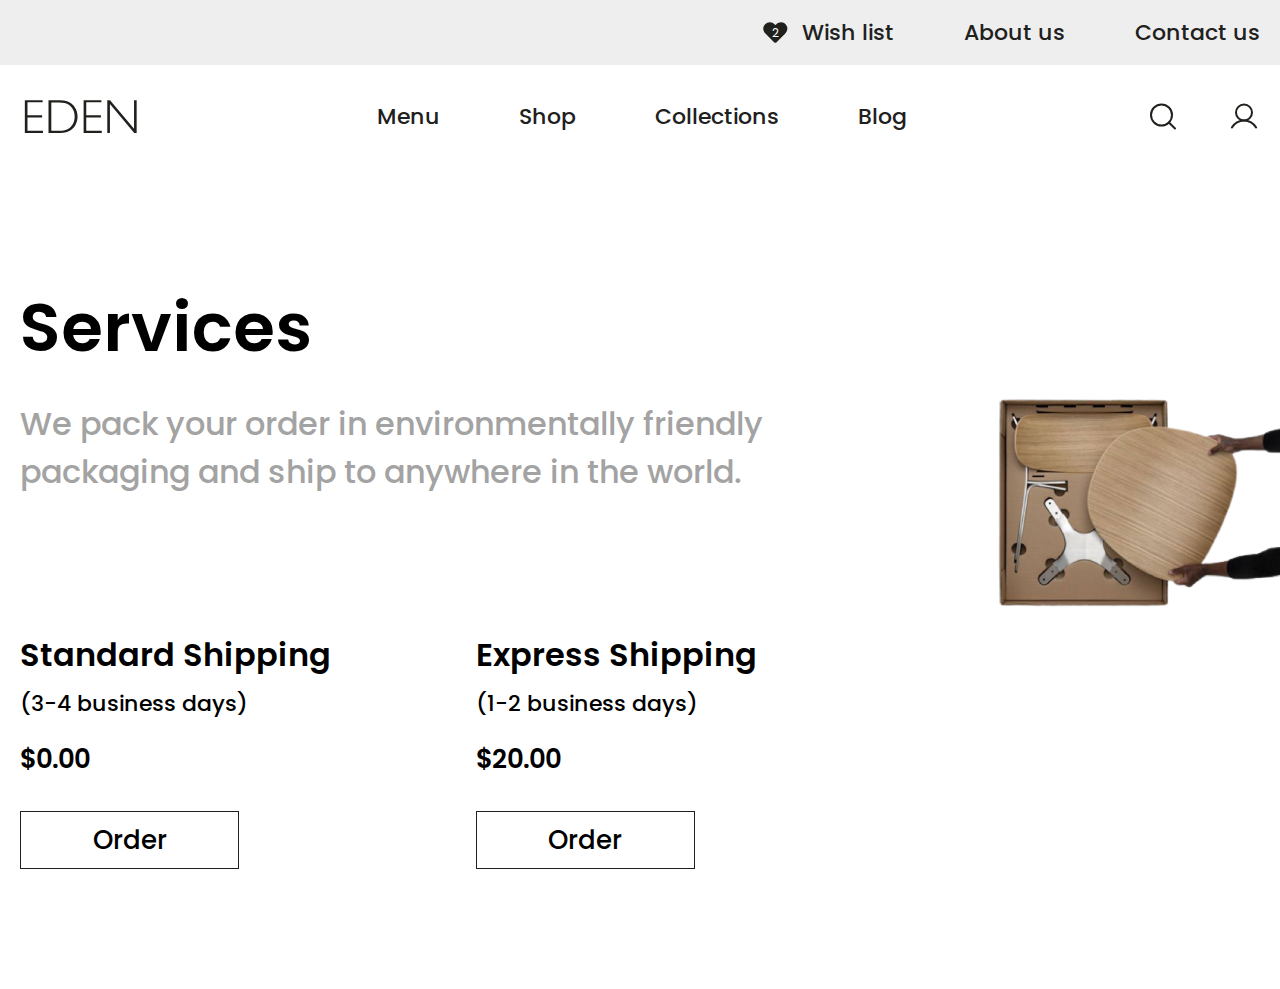
<file: Pages/Services/index.html>
<!DOCTYPE html>
<html lang="en">

<head>
  <meta charset="UTF-8">
  <meta http-equiv="X-UA-Compatible" content="IE=edge">
  <meta name="viewport" content="width=device-width, initial-scale=1.0">
  <link rel="preconnect" href="https://fonts.googleapis.com">
  <link rel="preconnect" href="https://fonts.gstatic.com" crossorigin>
  <link
    href="https://fonts.googleapis.com/css2?family=Poppins:ital,wght@0,100;0,200;0,300;0,400;0,500;0,600;0,700;0,800;0,900;1,100;1,200;1,300;1,400;1,500;1,600;1,700;1,800;1,900&display=swap"
    rel="stylesheet">
  <link rel="stylesheet" href="styles/style.css">
  <title>Services</title>
</head>

<body>
  <header class="header">
    <div class="header__top-wrap">
      <div class="container">
        <div class="header__top">
          <a href="#" class="header__top-heart header__top-heart--amount">
            <svg class="header__top-img" width="28" height="23" viewBox="0 0 28 23" fill="none"
              xmlns="http://www.w3.org/2000/svg">
              <path
                d="M14.5084 21.7174L24.2747 11.9562C26.6741 9.54608 27.0238 5.60546 24.757 3.08684C24.1885 2.45214 23.4966 1.93994 22.7233 1.58155C21.9501 1.22316 21.1119 1.02611 20.2599 1.00242C19.4079 0.978738 18.56 1.12892 17.7681 1.4438C16.9761 1.75868 16.2567 2.23163 15.6538 2.83377L13.8211 4.67755L12.2416 3.08684C9.83017 0.688728 5.88745 0.339254 3.36749 2.60481C2.73245 3.17299 2.21998 3.86461 1.8614 4.63742C1.50282 5.41023 1.30566 6.248 1.28197 7.09953C1.25827 7.95107 1.40853 8.7985 1.72358 9.59003C2.03862 10.3816 2.51183 11.1006 3.11429 11.7032L13.1339 21.7174C13.3167 21.8984 13.5637 22 13.8211 22C14.0785 22 14.3255 21.8984 14.5084 21.7174V21.7174Z"
                stroke="#20201C" stroke-width="2" stroke-linecap="round" stroke-linejoin="round" />
            </svg>
            <span class="header__top-amount">2</span>
          </a>
          <div class="header__top-nav">
            <li class="header__top-item">
              <a href="#" class="header__top-link">Wish list</a>
            </li>
            <li class="header__top-item">
              <a href="#" class="header__top-link">About us</a>
            </li>
            <li class="header__top-item">
              <a href="#" class="header__top-link">Contact us</a>
            </li>
            </ul>
          </div>
        </div>
      </div>
    </div>
    <div class="container">
      <div class="header__bottom">
        <div class="header__logo">
          <a href="#" class="header__logo-link">
            <svg class="header__logo-img" width="113" height="33" viewBox="0 0 113 33" fill="none"
              xmlns="http://www.w3.org/2000/svg">
              <path
                d="M0.84375 33V0.210938H18.6094V2.32031H3.46875V15.3281H18.1172V17.4375H3.46875V30.7969H18.9844V33H0.84375ZM35.2266 2.57812H27.3047V30.7031H35.2266C37.3828 30.7031 39.2344 30.5234 40.7812 30.1641C42.3438 29.8047 43.6875 29.2422 44.8125 28.4766C46.6406 27.2578 48.0703 25.6016 49.1016 23.5078C50.1484 21.4141 50.6719 19.125 50.6719 16.6406C50.6719 14.1562 50.1484 11.8672 49.1016 9.77344C48.0703 7.66406 46.6406 6 44.8125 4.78125C43.6875 4.01562 42.3438 3.46094 40.7812 3.11719C39.2344 2.75781 37.3828 2.57812 35.2266 2.57812ZM35.8828 0.210938C38.3828 0.210938 40.5078 0.453125 42.2578 0.9375C44.0234 1.40625 45.6094 2.15625 47.0156 3.1875C49.0781 4.71875 50.6797 6.66406 51.8203 9.02344C52.9766 11.3672 53.5547 13.8906 53.5547 16.5938C53.5547 19.2812 52.9766 21.8047 51.8203 24.1641C50.6797 26.5078 49.0781 28.4453 47.0156 29.9766C45.6094 31.0234 44.0156 31.7891 42.2344 32.2734C40.4531 32.7578 38.3359 33 35.8828 33H24.5156V0.210938H35.8828ZM59.625 33V0.210938H77.3906V2.32031H62.25V15.3281H76.8984V17.4375H62.25V30.7969H77.7656V33H59.625ZM83.2969 33V0.210938H86.0391L110.039 28.8281V0.210938H112.664V33H110.227L85.9219 4.00781V33H83.2969Z"
                fill="#20201C" />
            </svg>
          </a>
        </div>
        <nav class="header__nav">
          <li class="header__nav-item">
            <a href="#" class="header__nav-link">Menu</a>
          </li>
          <li class="header__nav-item">
            <a href="#" class="header__nav-link">Shop</a>
          </li>
          <li class="header__nav-item">
            <a href="#" class="header__nav-link">Collections</a>
          </li>
          <li class="header__nav-item">
            <a href="#" class="header__nav-link">Blog</a>
          </li>
          </ul>
        </nav>
        <div class="header__buttons">
          <button class="header__button">
            <svg width="32" height="33" viewBox="0 0 32 33" fill="none" xmlns="http://www.w3.org/2000/svg">
              <path
                d="M14.5 25.5C20.299 25.5 25 20.799 25 15C25 9.20101 20.299 4.5 14.5 4.5C8.70101 4.5 4 9.20101 4 15C4 20.799 8.70101 25.5 14.5 25.5Z"
                stroke="#20201C" stroke-width="2" stroke-linecap="round" stroke-linejoin="round" />
              <path d="M21.9248 22.4258L27.9998 28.5008" stroke="#20201C" stroke-width="2" stroke-linecap="round"
                stroke-linejoin="round" />
            </svg>
          </button>
          <button class="header__button">
            <svg width="32" height="33" viewBox="0 0 32 33" fill="none" xmlns="http://www.w3.org/2000/svg">
              <path
                d="M16 20.5C20.4183 20.5 24 16.9183 24 12.5C24 8.08172 20.4183 4.5 16 4.5C11.5817 4.5 8 8.08172 8 12.5C8 16.9183 11.5817 20.5 16 20.5Z"
                stroke="#20201C" stroke-width="2" stroke-miterlimit="10" />
              <path
                d="M3.875 27.4992C5.10367 25.3706 6.87104 23.603 8.99944 22.374C11.1278 21.1451 13.5423 20.498 16 20.498C18.4577 20.498 20.8722 21.1451 23.0006 22.374C25.129 23.603 26.8963 25.3706 28.125 27.4992"
                stroke="#20201C" stroke-width="2" stroke-linecap="round" stroke-linejoin="round" />
            </svg>
          </button>
        </div>
      </div>
    </div>
  </header>
  <section class="services">
    <div class="service">
      <div class="container">
        <div class="service__content">
          <h1 class="service__content-title">Services</h1>
          <p class="service__content-text">We pack your order in environmentally friendly packaging and ship
            to anywhere in the world.</p>
          <div class="service__content-orders">
            <div class="service__content-order">
              <h2 class="service__content-order service__content-order--title">Standard Shipping</h2>
              <p class="service__content-order service__content-order--text">(3-4 business days)</p>
              <p class="service__content-order service__content-order--price">$0.00</p>
              <button class="service__content-order service__content-order--btn">Order</button>
            </div>
            <div class="service__content-order">
              <h2 class="service__content-order service__content-order--title">Express Shipping</h2>
              <p class="service__content-order service__content-order--text">(1-2 business days)</p>
              <p class="service__content-order service__content-order--price">$20.00</p>
              <button class="service__content-order service__content-order--btn">Order</button>
            </div>
          </div>
        </div>
      </div>
    </div>
  </section>
</body>

</html>
</file>
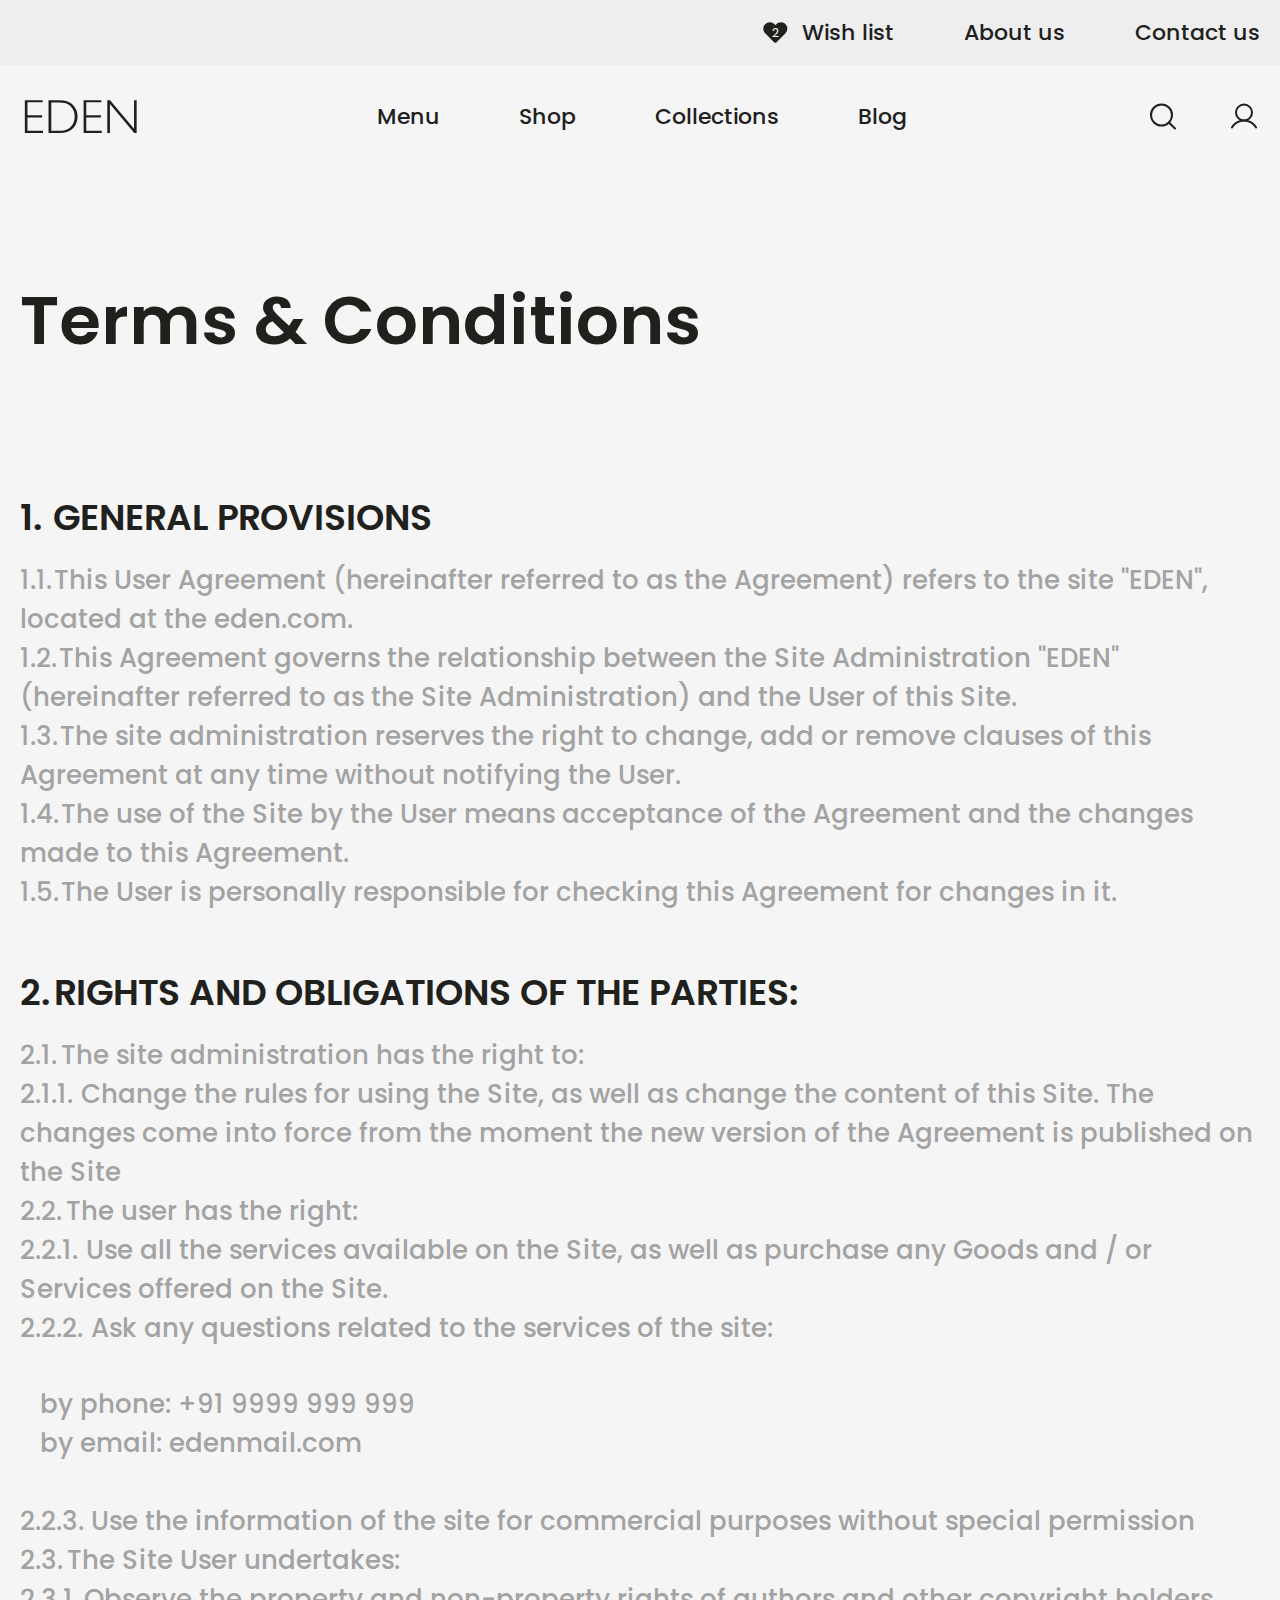
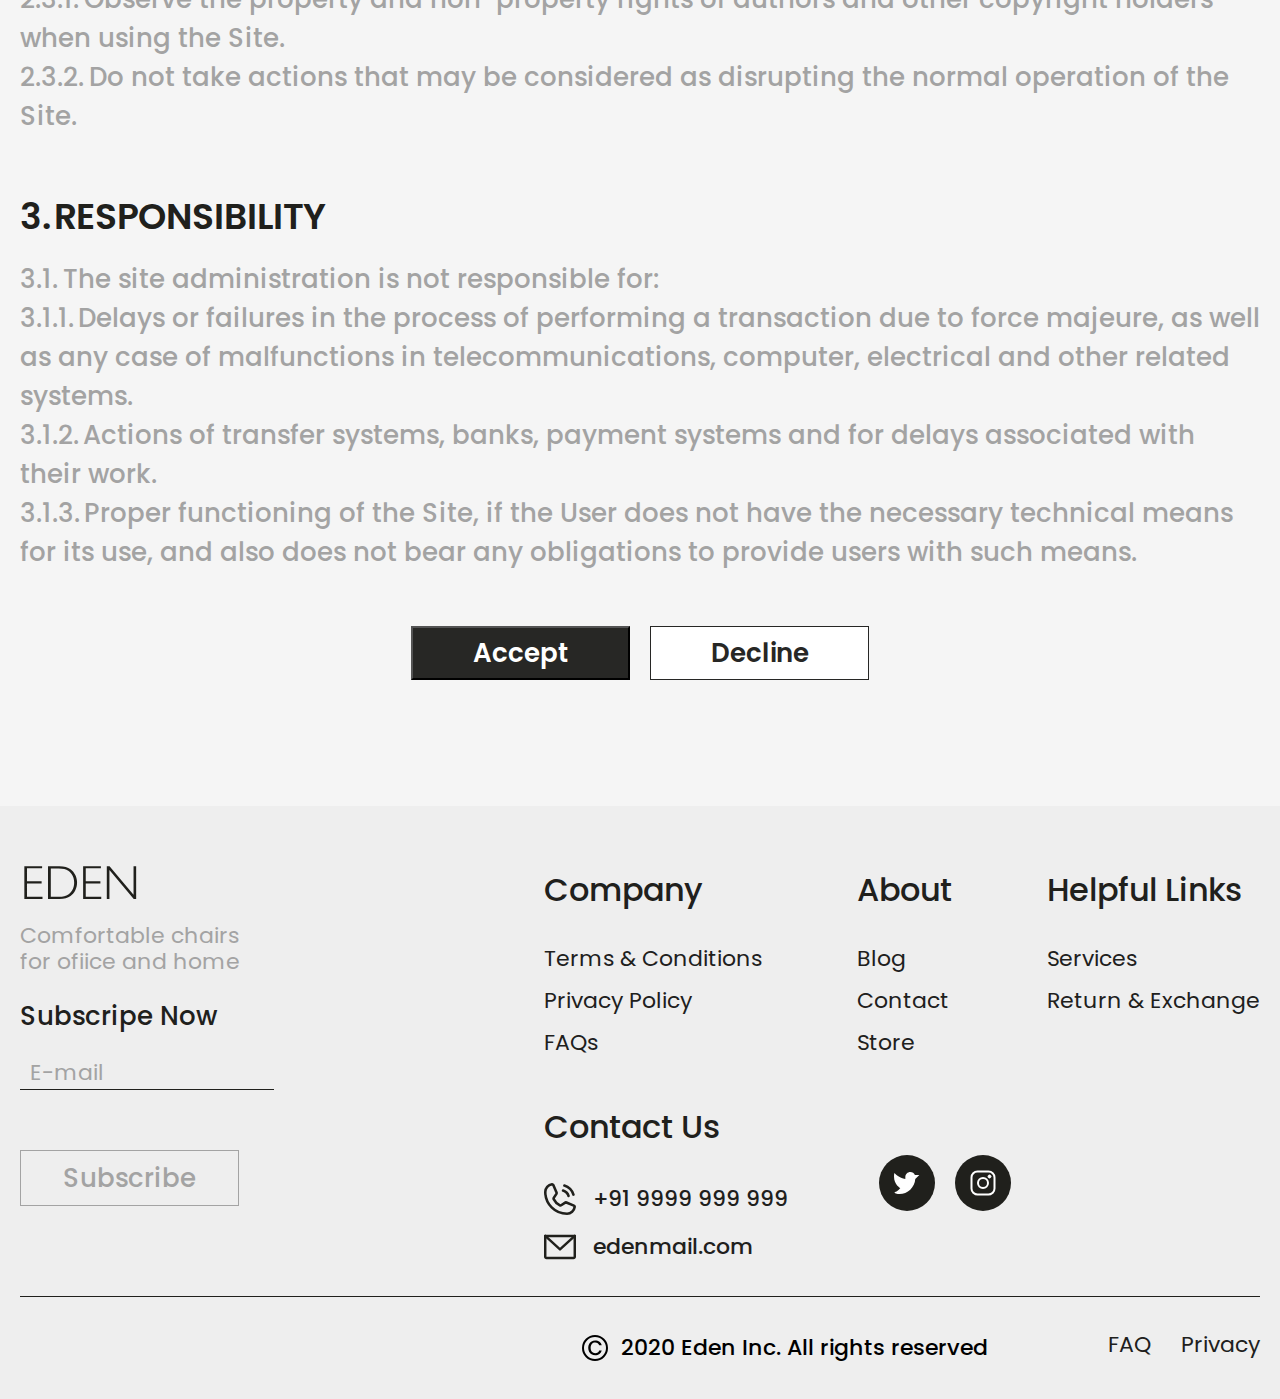
<file: Pages/TermsConditions/index.html>
<!DOCTYPE html>
<html lang="en">
<head>
    <meta charset="UTF-8">
    <meta http-equiv="X-UA-Compatible" content="IE=edge">
    <meta name="viewport" content="width=device-width, initial-scale=1.0">
    <link rel="stylesheet" href="/Pages/TermsConditions/style/style.css">
    <link rel="preconnect" href="https://fonts.googleapis.com">
    <link rel="preconnect" href="https://fonts.gstatic.com" crossorigin>
    <link href="https://fonts.googleapis.com/css2?family=Poppins:wght@400;500;600;700&display=swap" rel="stylesheet">
    <title>Document</title>
</head>
<body>
  <header class="header">
    <div class="header__top-wrap">
      <div class="container">
        <div class="header__top">
          <a href="#" class="header__top-heart header__top-heart--amount">
            <svg class="header__top-img" width="28" height="23" viewBox="0 0 28 23" fill="none"
              xmlns="http://www.w3.org/2000/svg">
              <path
                d="M14.5084 21.7174L24.2747 11.9562C26.6741 9.54608 27.0238 5.60546 24.757 3.08684C24.1885 2.45214 23.4966 1.93994 22.7233 1.58155C21.9501 1.22316 21.1119 1.02611 20.2599 1.00242C19.4079 0.978738 18.56 1.12892 17.7681 1.4438C16.9761 1.75868 16.2567 2.23163 15.6538 2.83377L13.8211 4.67755L12.2416 3.08684C9.83017 0.688728 5.88745 0.339254 3.36749 2.60481C2.73245 3.17299 2.21998 3.86461 1.8614 4.63742C1.50282 5.41023 1.30566 6.248 1.28197 7.09953C1.25827 7.95107 1.40853 8.7985 1.72358 9.59003C2.03862 10.3816 2.51183 11.1006 3.11429 11.7032L13.1339 21.7174C13.3167 21.8984 13.5637 22 13.8211 22C14.0785 22 14.3255 21.8984 14.5084 21.7174V21.7174Z"
                stroke="#20201C" stroke-width="2" stroke-linecap="round" stroke-linejoin="round" />
            </svg>
            <span class="header__top-amount">2</span>
          </a>
          <div class="header__top-nav">
            <li class="header__top-item">
              <a href="#" class="header__top-link">Wish list</a>
            </li>
            <li class="header__top-item">
              <a href="#" class="header__top-link">About us</a>
            </li>
            <li class="header__top-item">
              <a href="#" class="header__top-link">Contact us</a>
            </li>
          </div>
        </div>
      </div>
    </div>
    <div class="container">
      <div class="header__bottom">
        <div class="header__logo">
          <a href="#" class="header__logo-link">
            <svg class="header__logo-img" width="113" height="33" viewBox="0 0 113 33" fill="none"
              xmlns="http://www.w3.org/2000/svg">
              <path
                d="M0.84375 33V0.210938H18.6094V2.32031H3.46875V15.3281H18.1172V17.4375H3.46875V30.7969H18.9844V33H0.84375ZM35.2266 2.57812H27.3047V30.7031H35.2266C37.3828 30.7031 39.2344 30.5234 40.7812 30.1641C42.3438 29.8047 43.6875 29.2422 44.8125 28.4766C46.6406 27.2578 48.0703 25.6016 49.1016 23.5078C50.1484 21.4141 50.6719 19.125 50.6719 16.6406C50.6719 14.1562 50.1484 11.8672 49.1016 9.77344C48.0703 7.66406 46.6406 6 44.8125 4.78125C43.6875 4.01562 42.3438 3.46094 40.7812 3.11719C39.2344 2.75781 37.3828 2.57812 35.2266 2.57812ZM35.8828 0.210938C38.3828 0.210938 40.5078 0.453125 42.2578 0.9375C44.0234 1.40625 45.6094 2.15625 47.0156 3.1875C49.0781 4.71875 50.6797 6.66406 51.8203 9.02344C52.9766 11.3672 53.5547 13.8906 53.5547 16.5938C53.5547 19.2812 52.9766 21.8047 51.8203 24.1641C50.6797 26.5078 49.0781 28.4453 47.0156 29.9766C45.6094 31.0234 44.0156 31.7891 42.2344 32.2734C40.4531 32.7578 38.3359 33 35.8828 33H24.5156V0.210938H35.8828ZM59.625 33V0.210938H77.3906V2.32031H62.25V15.3281H76.8984V17.4375H62.25V30.7969H77.7656V33H59.625ZM83.2969 33V0.210938H86.0391L110.039 28.8281V0.210938H112.664V33H110.227L85.9219 4.00781V33H83.2969Z"
                fill="#20201C" />
            </svg>
          </a>
        </div>
        <nav class="header__nav">
          <li class="header__nav-item">
            <a href="#" class="header__nav-link">Menu</a>
          </li>
          <li class="header__nav-item">
            <a href="#" class="header__nav-link">Shop</a>
          </li>
          <li class="header__nav-item">
            <a href="#" class="header__nav-link">Collections</a>
          </li>
          <li class="header__nav-item">
            <a href="#" class="header__nav-link">Blog</a>
          </li>
          </ul>
        </nav>
        <div class="header__buttons">
          <button class="header__button">
            <svg width="32" height="33" viewBox="0 0 32 33" fill="none" xmlns="http://www.w3.org/2000/svg">
              <path
                d="M14.5 25.5C20.299 25.5 25 20.799 25 15C25 9.20101 20.299 4.5 14.5 4.5C8.70101 4.5 4 9.20101 4 15C4 20.799 8.70101 25.5 14.5 25.5Z"
                stroke="#20201C" stroke-width="2" stroke-linecap="round" stroke-linejoin="round" />
              <path d="M21.9248 22.4258L27.9998 28.5008" stroke="#20201C" stroke-width="2" stroke-linecap="round"
                stroke-linejoin="round" />
            </svg>
          </button>
          <button class="header__button">
            <svg width="32" height="33" viewBox="0 0 32 33" fill="none" xmlns="http://www.w3.org/2000/svg">
              <path
                d="M16 20.5C20.4183 20.5 24 16.9183 24 12.5C24 8.08172 20.4183 4.5 16 4.5C11.5817 4.5 8 8.08172 8 12.5C8 16.9183 11.5817 20.5 16 20.5Z"
                stroke="#20201C" stroke-width="2" stroke-miterlimit="10" />
              <path
                d="M3.875 27.4992C5.10367 25.3706 6.87104 23.603 8.99944 22.374C11.1278 21.1451 13.5423 20.498 16 20.498C18.4577 20.498 20.8722 21.1451 23.0006 22.374C25.129 23.603 26.8963 25.3706 28.125 27.4992"
                stroke="#20201C" stroke-width="2" stroke-linecap="round" stroke-linejoin="round" />
            </svg>
          </button>
        </div>
      </div>
    </div>
  </header>
    <div class="terms">
        <div class="container">
            <h2 class="terms__title">Terms & Conditions</h2>
            <ol class="terms__list">
                <li class="term term__provisions"><span class="term__title">GENERAL PROVISIONS</span>
                    <ol class="term__content">
                        <li class="term__point term__point--provisions">This User Agreement (hereinafter referred to as the Agreement) refers to the site "EDEN", located at the eden.com.</li>
                        <li class="term__point term__point--provisions">This Agreement governs the relationship between the Site Administration "EDEN" (hereinafter referred to as the Site Administration) and the User of this Site.</li>
                        <li class="term__point term__point--provisions">The site administration reserves the right to change, add or remove clauses of this Agreement at any time without notifying the User.</li>
                        <li class="term__point term__point--provisions">The use of the Site by the User means acceptance of the Agreement and the changes made to this Agreement.</li>
                        <li class="term__point term__point--provisions">The User is personally responsible for checking this Agreement for changes in it.</li>
                    </ol>
                </li>  
                <li class="term term__rights"> <span class="term__title">RIGHTS AND OBLIGATIONS OF THE PARTIES:</span>
                    <ol class="term__content">
                            <li class="term__point term__point--rights">The site administration has the right to: 
                                <ol class="term__point--list">
                                    <li class="term__subpoint term__subpoint--rights" >Change the rules for using the Site, as well as change the content of this Site. The changes come into force from the moment the new version of the Agreement is published on the Site</li>
                                </ol>
                            </li>
                            <li class="term__point term__point--rights">The user has the right:
                                <ol class="term__point--list">
                                    <li class="term__subpoint term__subpoint--rights">Use all the services available on the Site, as well as purchase any Goods and / or Services offered on the Site.</li>
                                    <li class="term__subpoint term__subpoint--rights">Ask any questions related to the services of the site:
                                        <ul class="term__ul--list">
                                            <a class="term__ul--item" href="tel:+919999999999" >by phone: +91 9999 999 999</a>
                                            <a class="term__ul--item" href="mailto:edenmail.com">by email: edenmail.com</a>
                                        </ul>
                                    </li>
                                    <li class="term__subpoint">Use the information of the site for commercial purposes without special permission</li>
                                </ol>
                            </li>
                            <li class="term__point term__point--rights">The Site User undertakes:
                                <ol class="term__point--list">
                                    <li class="term__subpoint term__subpoint--last">Observe the property and non-property rights of authors and other copyright holders when using the Site.</li>
                                    <li class="term__subpoint term__subpoint--last">Do not take actions that may be considered as disrupting the normal operation of the Site.</li>
                                </ol>
                            </li>
                    </ol>
                    </li> 
                    <li class="term term__respons"><span class="term__title">RESPONSIBILITY</span>
                    <ol class="term__content">
                        <li class="term__point term__point--respons">The site administration is not responsible for: 
                            <ol class="term__point--list">
                                <li class="term__subpoint term__subpoint--respons">Delays or failures in the process of performing a transaction due to force majeure, as well as any case of malfunctions in telecommunications, computer, electrical and other related systems.</li>
                                <li class="term__subpoint term__subpoint--respons">Actions of transfer systems, banks, payment systems and for delays associated with their work.</li>
                                <li class="term__subpoint term__subpoint--respons">Proper functioning of the Site, if the User does not have the necessary technical means for its use, and also does not bear any obligations to provide users with such means.</li>
                            </ol>
                        </li>
                    </ol>
                </li>  
            </ol>
            <div class="terms__btns">
                <button class="terms__btn terms__btn--first">Accept
                </button>
                <button class="terms__btn terms__btn--second">Decline
                </button>
            </div>
        </div>
    </div>
    <footer class="footer">
      <div class="container">
        <div class="footer__top">
          <div class="footer__subs">
            <div class="footer__logo">
              <a href="#" class="footer__logo-link">
                <svg class="footer__logo-img" width="113" height="33" viewBox="0 0 113 33" fill="none" xmlns="http://www.w3.org/2000/svg">
                  <path d="M0.84375 33V0.210938H18.6094V2.32031H3.46875V15.3281H18.1172V17.4375H3.46875V30.7969H18.9844V33H0.84375ZM35.2266 2.57812H27.3047V30.7031H35.2266C37.3828 30.7031 39.2344 30.5234 40.7812 30.1641C42.3438 29.8047 43.6875 29.2422 44.8125 28.4766C46.6406 27.2578 48.0703 25.6016 49.1016 23.5078C50.1484 21.4141 50.6719 19.125 50.6719 16.6406C50.6719 14.1562 50.1484 11.8672 49.1016 9.77344C48.0703 7.66406 46.6406 6 44.8125 4.78125C43.6875 4.01562 42.3438 3.46094 40.7812 3.11719C39.2344 2.75781 37.3828 2.57812 35.2266 2.57812ZM35.8828 0.210938C38.3828 0.210938 40.5078 0.453125 42.2578 0.9375C44.0234 1.40625 45.6094 2.15625 47.0156 3.1875C49.0781 4.71875 50.6797 6.66406 51.8203 9.02344C52.9766 11.3672 53.5547 13.8906 53.5547 16.5938C53.5547 19.2812 52.9766 21.8047 51.8203 24.1641C50.6797 26.5078 49.0781 28.4453 47.0156 29.9766C45.6094 31.0234 44.0156 31.7891 42.2344 32.2734C40.4531 32.7578 38.3359 33 35.8828 33H24.5156V0.210938H35.8828ZM59.625 33V0.210938H77.3906V2.32031H62.25V15.3281H76.8984V17.4375H62.25V30.7969H77.7656V33H59.625ZM83.2969 33V0.210938H86.0391L110.039 28.8281V0.210938H112.664V33H110.227L85.9219 4.00781V33H83.2969Z" fill="#20201C"/>
                  </svg>                
              </a>
              <p class="footer__logo-description">Comfortable chairs for ofiice and home</p>
            </div>
            <p class="footer__subs-text">Subscripe Now</p>
            <form action="#" class="footer__sub">
              <input type="email" class="footer__sub-field" placeholder="E-mail">
              <button class="footer__sub-btn">Subscribe</button>
            </form>
          </div>
          <div class="footer__pages-wrap">
            <div class="footer__pages">
            <article class="footer__page">
              <h3 class="footer__page-menu">Company</h3>
              <a href="#" class="footer__page-link">
                <p class="footer__page-name">Terms & Conditions</p>
              </a>
              <a href="#" class="footer__page-link">
                <p class="footer__page-name">Privacy Policy</p>
              </a>
              <a href="#" class="footer__page-link">
                <p class="footer__page-name">FAQs</p>
              </a>
            </article>
            <article class="footer__page">
              <h3 class="footer__page-menu">About</h3>
              <a href="#" class="footer__page-link">
                <p class="footer__page-name">Blog</p>
              </a>
              <a href="#" class="footer__page-link">
                <p class="footer__page-name">Contact</p>
              </a>
              <a href="#" class="footer__page-link">
                <p class="footer__page-name">Store</p>
              </a>
            </article>
            <article class="footer__page">
              <h3 class="footer__page-menu">Helpful Links</h3>
              <a href="#" class="footer__page-link">
                <p class="footer__page-name">Services</p>
              </a>
              <a href="#" class="footer__page-link">
                <p class="footer__page-name">Return & Exchange</p>
              </a>
            </article>
            </div>
            <div class="footer__contacts">
              <div class="footer__contact">
                <h3 class="footer__page-menu">Contact Us</h3>
                <div class="footer__contact-medias">
                  <div class="footer__contact-media">
                  <svg class="footer__contact-icon" width="25" height="25" viewBox="0 0 25 25" fill="none" xmlns="http://www.w3.org/2000/svg">
                    <path d="M15.925 2C17.6212 2.45522 19.1678 3.34857 20.4097 4.59039C21.6515 5.83221 22.5448 7.37882 23 9.075" stroke="#20201C" stroke-width="2" stroke-linecap="round" stroke-linejoin="round"/>
                    <path d="M14.8875 5.86255C15.9076 6.13348 16.838 6.66928 17.5844 7.41564C18.3307 8.162 18.8665 9.0924 19.1375 10.1125" stroke="#20201C" stroke-width="2" stroke-linecap="round" stroke-linejoin="round"/>
                    <path d="M7.5625 12.6C8.59153 14.7251 10.3098 16.439 12.4375 17.4625C12.5944 17.5369 12.768 17.569 12.9412 17.5559C13.1143 17.5427 13.2811 17.4847 13.425 17.3875L16.55 15.3C16.6881 15.2064 16.8476 15.1493 17.0137 15.134C17.1799 15.1187 17.3472 15.1457 17.5 15.2125L23.35 17.725C23.5499 17.8083 23.717 17.9549 23.8254 18.1424C23.9338 18.3298 23.9776 18.5477 23.95 18.7625C23.7646 20.2097 23.0582 21.5397 21.9631 22.5038C20.8679 23.4678 19.459 23.9997 18 24C13.4913 24 9.1673 22.209 5.97919 19.0209C2.79107 15.8327 1 11.5087 1 7.00004C1.00033 5.54104 1.53227 4.13214 2.49628 3.03699C3.4603 1.94183 4.79033 1.23546 6.2375 1.05004C6.4523 1.02245 6.67021 1.06623 6.85768 1.17465C7.04515 1.28307 7.19178 1.4501 7.275 1.65004L9.7875 7.51254C9.85284 7.66297 9.88017 7.82717 9.86709 7.99066C9.85401 8.15415 9.80092 8.31191 9.7125 8.45004L7.625 11.625C7.53206 11.7686 7.47752 11.9337 7.46657 12.1044C7.45563 12.2751 7.48866 12.4457 7.5625 12.6V12.6Z" stroke="#20201C" stroke-width="2" stroke-linecap="round" stroke-linejoin="round"/>
                    </svg>
                  <a class="footer__contact-link" href="tel:+91 9999 999 999">+91 9999 999 999</a>
                </div>
                <div class="footer__contact-media">
                  <svg class="footer__contact-icon" width="26" height="20" viewBox="0 0 26 20" fill="none" xmlns="http://www.w3.org/2000/svg">
                    <path d="M1 1H25V18C25 18.2652 24.8946 18.5196 24.7071 18.7071C24.5196 18.8946 24.2652 19 24 19H2C1.73478 19 1.48043 18.8946 1.29289 18.7071C1.10536 18.5196 1 18.2652 1 18V1Z" stroke="#20201C" stroke-width="2" stroke-linecap="round" stroke-linejoin="round"/>
                    <path d="M25 1L13 12L1 1" stroke="#20201C" stroke-width="2" stroke-linecap="round" stroke-linejoin="round"/>
                    </svg>

                  <a class="footer__contact-link" href="email:edenmail.com">edenmail.com</a>
                </div>
              </div>
              </div>
              <div class="footer__media">
                <a href="#" class="footer__media-link">
                  <svg class="footer__media-tw" width="26" height="22" viewBox="0 0 26 22"  xmlns="http://www.w3.org/2000/svg">
                    <path d="M11.321 5.00045C11.321 2.25045 13.6335 -0.0370454 16.3835 0.000454611C17.3465 0.0115731 18.2859 0.300603 19.0886 0.832799C19.8914 1.365 20.5233 2.11771 20.9085 3.00045H25.321L21.2835 7.03795C21.0229 11.0937 19.2276 14.8979 16.2625 17.6773C13.2974 20.4566 9.38506 22.0025 5.32099 22.0005C1.32099 22.0005 0.320988 20.5005 0.320988 20.5005C0.320988 20.5005 4.32099 19.0005 6.32099 16.0005C6.32099 16.0005 -1.67901 12.0005 0.320988 1.00045C0.320988 1.00045 5.32099 6.00045 11.321 7.00045V5.00045Z" />
                    </svg>
                </a>
                <a href="#" class="footer__media-link">
                  <svg class="footer__media-inst" width="26" height="26" viewBox="0 0 26 26" fill="none" xmlns="http://www.w3.org/2000/svg">
                    <path d="M13 18C15.7614 18 18 15.7614 18 13C18 10.2386 15.7614 8 13 8C10.2386 8 8 10.2386 8 13C8 15.7614 10.2386 18 13 18Z"  stroke-width="2" stroke-miterlimit="10"/>
                    <path d="M18.5 1.5H7.5C4.18629 1.5 1.5 4.18629 1.5 7.5V18.5C1.5 21.8137 4.18629 24.5 7.5 24.5H18.5C21.8137 24.5 24.5 21.8137 24.5 18.5V7.5C24.5 4.18629 21.8137 1.5 18.5 1.5Z"  stroke-width="2" stroke-linecap="round" stroke-linejoin="round"/>
                    <path d="M19.5 8C20.3284 8 21 7.32843 21 6.5C21 5.67157 20.3284 5 19.5 5C18.6716 5 18 5.67157 18 6.5C18 7.32843 18.6716 8 19.5 8Z" fill="white"/>
                    </svg>
                </a>
              </div>
            </div>
          </div>
        </div>
        <div class="footer__corporations">
          <div class="footer__corporation">  
            <svg class="footer__corporation-icon" width="32" height="32" viewBox="0 0 32 32" fill="none" xmlns="http://www.w3.org/2000/svg">
              <path d="M16 28C22.6274 28 28 22.6274 28 16C28 9.37258 22.6274 4 16 4C9.37258 4 4 9.37258 4 16C4 22.6274 9.37258 28 16 28Z" stroke="black" stroke-width="2" stroke-miterlimit="10"/>
              <path d="M9.22152 15.85C9.22152 14.3767 9.51618 13.094 10.1055 12.002C10.6948 10.8927 11.5095 10.0347 12.5495 9.428C13.6068 8.82133 14.8115 8.518 16.1635 8.518C17.9142 8.518 19.3528 8.94267 20.4795 9.792C21.6235 10.6413 22.3775 11.82 22.7415 13.328H20.1935C19.9508 12.4613 19.4742 11.7767 18.7635 11.274C18.0702 10.7713 17.2035 10.52 16.1635 10.52C14.8115 10.52 13.7195 10.988 12.8875 11.924C12.0555 12.8427 11.6395 14.1513 11.6395 15.85C11.6395 17.566 12.0555 18.892 12.8875 19.828C13.7195 20.764 14.8115 21.232 16.1635 21.232C17.2035 21.232 18.0702 20.9893 18.7635 20.504C19.4568 20.0187 19.9335 19.3253 20.1935 18.424H22.7415C22.3602 19.88 21.5975 21.05 20.4535 21.934C19.3095 22.8007 17.8795 23.234 16.1635 23.234C14.8115 23.234 13.6068 22.9307 12.5495 22.324C11.5095 21.7173 10.6948 20.8593 10.1055 19.75C9.51618 18.6407 9.22152 17.3407 9.22152 15.85Z" fill="black"/>
              </svg>
            <p class="footer__corporation-text">2020 Eden Inc. All rights reserved</p>
          </div>
          <div class="footer__corporation-page">
            <a href="#" class="footer__corporation-link">
              <p class="footer__corporation-name">FAQ</p>
            </a>
            <a href="#" class="footer__corporation-link">
              <p class="footer__corporation-name">Privacy</p>
            </a>
          </div>
        </div>
      </div>
    </footer>
</body>
</html>
</file>
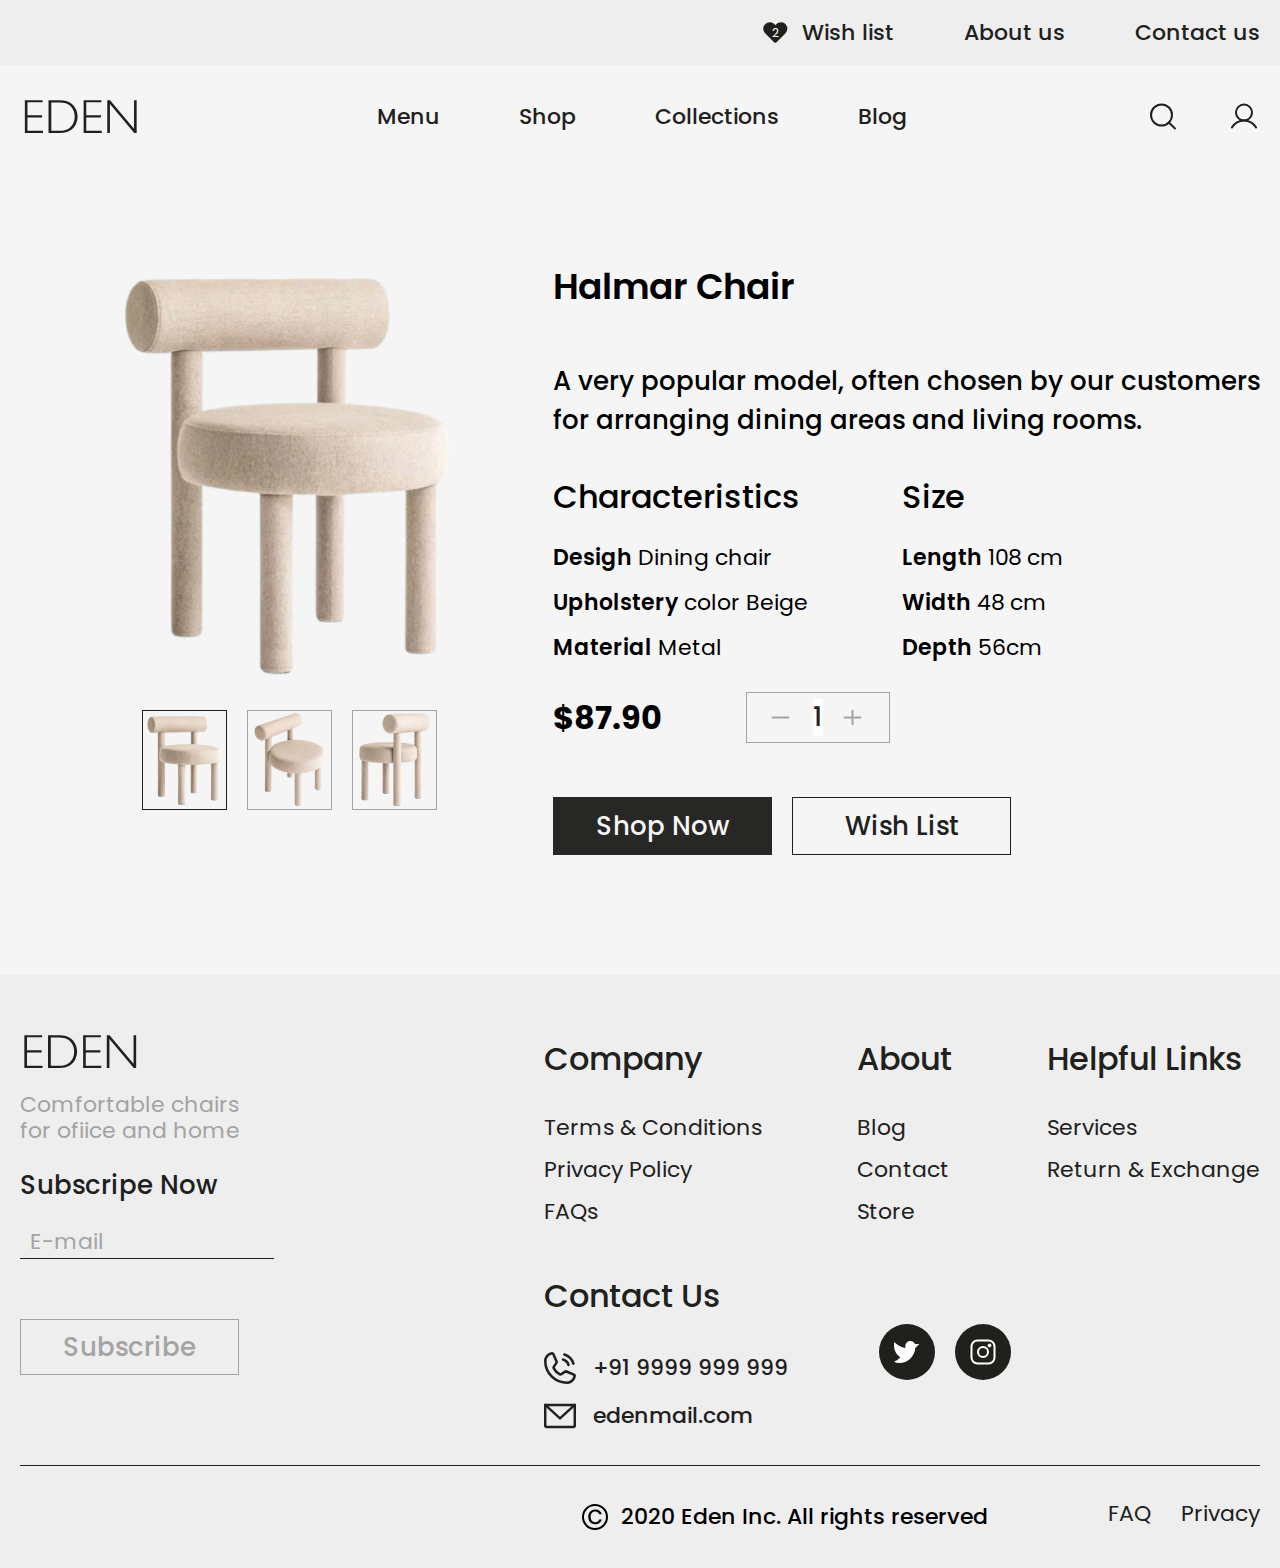
<file: Pages/Catalog/Shop card/Halmar Chair/index.html>
<!DOCTYPE html>
<html lang="en">

<head>
  <meta charset="UTF-8">
  <meta http-equiv="X-UA-Compatible" content="IE=edge">
  <meta name="viewport" content="width=device-width, initial-scale=1.0">
  <link rel="preconnect" href="https://fonts.googleapis.com">
  <link rel="preconnect" href="https://fonts.gstatic.com" crossorigin>
  <link
    href="https://fonts.googleapis.com/css2?family=Poppins:ital,wght@0,100;0,200;0,300;0,400;0,500;0,600;0,700;0,800;0,900;1,100;1,200;1,300;1,400;1,500;1,600;1,700;1,800;1,900&display=swap"
    rel="stylesheet">
    <link
      rel="stylesheet"
      href="https://cdn.jsdelivr.net/npm/swiper/swiper-bundle.min.css"
    />
  <link rel="stylesheet" href="styles/style.css">
  
  <title>Halmar Chair</title>
</head>

<body>
  <header class="header">
    <div class="header__top-wrap">
      <div class="container">
        <div class="header__top">
          <a href="#" class="header__top-heart header__top-heart--amount">
            <svg class="header__top-img" width="28" height="23" viewBox="0 0 28 23" fill="none"
              xmlns="http://www.w3.org/2000/svg">
              <path
                d="M14.5084 21.7174L24.2747 11.9562C26.6741 9.54608 27.0238 5.60546 24.757 3.08684C24.1885 2.45214 23.4966 1.93994 22.7233 1.58155C21.9501 1.22316 21.1119 1.02611 20.2599 1.00242C19.4079 0.978738 18.56 1.12892 17.7681 1.4438C16.9761 1.75868 16.2567 2.23163 15.6538 2.83377L13.8211 4.67755L12.2416 3.08684C9.83017 0.688728 5.88745 0.339254 3.36749 2.60481C2.73245 3.17299 2.21998 3.86461 1.8614 4.63742C1.50282 5.41023 1.30566 6.248 1.28197 7.09953C1.25827 7.95107 1.40853 8.7985 1.72358 9.59003C2.03862 10.3816 2.51183 11.1006 3.11429 11.7032L13.1339 21.7174C13.3167 21.8984 13.5637 22 13.8211 22C14.0785 22 14.3255 21.8984 14.5084 21.7174V21.7174Z"
                stroke="#20201C" stroke-width="2" stroke-linecap="round" stroke-linejoin="round" />
            </svg>
            <span class="header__top-amount">2</span>
          </a>
          <div class="header__top-nav">
            <li class="header__top-item">
              <a href="#" class="header__top-link">Wish list</a>
            </li>
            <li class="header__top-item">
              <a href="#" class="header__top-link">About us</a>
            </li>
            <li class="header__top-item">
              <a href="#" class="header__top-link">Contact us</a>
            </li>
            </ul>
          </div>
        </div>
      </div>
    </div>
    <div class="container">
      <div class="header__bottom">
        <div class="header__logo">
          <a href="#" class="header__logo-link">
            <svg class="header__logo-img" width="113" height="33" viewBox="0 0 113 33" fill="none"
              xmlns="http://www.w3.org/2000/svg">
              <path
                d="M0.84375 33V0.210938H18.6094V2.32031H3.46875V15.3281H18.1172V17.4375H3.46875V30.7969H18.9844V33H0.84375ZM35.2266 2.57812H27.3047V30.7031H35.2266C37.3828 30.7031 39.2344 30.5234 40.7812 30.1641C42.3438 29.8047 43.6875 29.2422 44.8125 28.4766C46.6406 27.2578 48.0703 25.6016 49.1016 23.5078C50.1484 21.4141 50.6719 19.125 50.6719 16.6406C50.6719 14.1562 50.1484 11.8672 49.1016 9.77344C48.0703 7.66406 46.6406 6 44.8125 4.78125C43.6875 4.01562 42.3438 3.46094 40.7812 3.11719C39.2344 2.75781 37.3828 2.57812 35.2266 2.57812ZM35.8828 0.210938C38.3828 0.210938 40.5078 0.453125 42.2578 0.9375C44.0234 1.40625 45.6094 2.15625 47.0156 3.1875C49.0781 4.71875 50.6797 6.66406 51.8203 9.02344C52.9766 11.3672 53.5547 13.8906 53.5547 16.5938C53.5547 19.2812 52.9766 21.8047 51.8203 24.1641C50.6797 26.5078 49.0781 28.4453 47.0156 29.9766C45.6094 31.0234 44.0156 31.7891 42.2344 32.2734C40.4531 32.7578 38.3359 33 35.8828 33H24.5156V0.210938H35.8828ZM59.625 33V0.210938H77.3906V2.32031H62.25V15.3281H76.8984V17.4375H62.25V30.7969H77.7656V33H59.625ZM83.2969 33V0.210938H86.0391L110.039 28.8281V0.210938H112.664V33H110.227L85.9219 4.00781V33H83.2969Z"
                fill="#20201C" />
            </svg>
          </a>
        </div>
        <nav class="header__nav">
          <li class="header__nav-item">
            <a href="#" class="header__nav-link">Menu</a>
          </li>
          <li class="header__nav-item">
            <a href="#" class="header__nav-link">Shop</a>
          </li>
          <li class="header__nav-item">
            <a href="#" class="header__nav-link">Collections</a>
          </li>
          <li class="header__nav-item">
            <a href="#" class="header__nav-link">Blog</a>
          </li>
          </ul>
        </nav>
        <div class="header__buttons">
          <button class="header__button">
            <svg width="32" height="33" viewBox="0 0 32 33" fill="none" xmlns="http://www.w3.org/2000/svg">
              <path
                d="M14.5 25.5C20.299 25.5 25 20.799 25 15C25 9.20101 20.299 4.5 14.5 4.5C8.70101 4.5 4 9.20101 4 15C4 20.799 8.70101 25.5 14.5 25.5Z"
                stroke="#20201C" stroke-width="2" stroke-linecap="round" stroke-linejoin="round" />
              <path d="M21.9248 22.4258L27.9998 28.5008" stroke="#20201C" stroke-width="2" stroke-linecap="round"
                stroke-linejoin="round" />
            </svg>
          </button>
          <button class="header__button">
            <svg width="32" height="33" viewBox="0 0 32 33" fill="none" xmlns="http://www.w3.org/2000/svg">
              <path
                d="M16 20.5C20.4183 20.5 24 16.9183 24 12.5C24 8.08172 20.4183 4.5 16 4.5C11.5817 4.5 8 8.08172 8 12.5C8 16.9183 11.5817 20.5 16 20.5Z"
                stroke="#20201C" stroke-width="2" stroke-miterlimit="10" />
              <path
                d="M3.875 27.4992C5.10367 25.3706 6.87104 23.603 8.99944 22.374C11.1278 21.1451 13.5423 20.498 16 20.498C18.4577 20.498 20.8722 21.1451 23.0006 22.374C25.129 23.603 26.8963 25.3706 28.125 27.4992"
                stroke="#20201C" stroke-width="2" stroke-linecap="round" stroke-linejoin="round" />
            </svg>
          </button>
        </div>
      </div>
    </div>
  </header>
  <section class="cards">
    <div class="container">
      <div class="card">
        <div class="card__wrap">
          <div class="swiper mySwiper2">
            <div class="swiper-wrapper">
              <div class="card__wrap-main swiper-slide" id="main">
                <img class="card__wrap-main card__wrap-main--img" src="images/halmarfrontbig.png"
                  alt="The picture of a chair">
              </div>
              <div class="card__wrap-main swiper-slide" id="main">
                <img class="card__wrap-main card__wrap-main--img" src="images/bigsidechair.png"
                  alt="The picture of a chair">
              </div>
              <div class="card__wrap-main swiper-slide" id="main">
                <img class="card__wrap-main card__wrap-main--img" src="images/bigbackchair.png"
                  alt="The picture of a chair">
              </div>
            </div>
            <div class="swiper-pagination"></div>
          </div>
          <div thumbsSlider="" class="swiper mySwiper">
            <div class="card__wrap-secondary swiper-wrapper">
              <a class="card__wrap-secondary card__wrap-secondary--link swiper-slide" href="#main"><img
                  class="card__wrap-secondary card__wrap-secondary--img" src="images/halmarfront.png"
                  alt="The picture of a chair"></a>
              <a class="card__wrap-secondary card__wrap-secondary--link swiper-slide" href="#main"><img
                  class="card__wrap-secondary card__wrap-secondary--img" src="images/halmarside.png"
                  alt="The picture of a chair"></a>
              <a class="card__wrap-secondary card__wrap-secondary--link swiper-slide" href="#main"><img
                  class="card__wrap-secondary card__wrap-secondary--img" src="images/halmarback.png"
                  alt="The picture of a chair"></a>
            </div>
          </div>
        </div>
        <article class="card__description">
          <h2 class="card__description-title">Halmar Chair</h2>
          <p class="card__description-text">A very popular model, often chosen by our customers for arranging
            dining areas and living rooms.</p>
            <div class="swiper mySwiper2">
              <div class="swiper-wrapper">
                <div class="card__description-image swiper-slide">
                  <image class="card__description-image card__description-image--tablet" src="images/chairtablet.png" alt="The image of Halmar chair"></image>
                </div>
                <div class="card__description-image swiper-slide">
                  <image class="card__description-image card__description-image--tablet" src="images/tabletside.png" alt="The image of Halmar chair"></image>
                </div>
                <div class="card__description-image swiper-slide">
                  <image class="card__description-image card__description-image--tablet" src="images/tabletback.png" alt="The image of Halmar chair"></image>
                </div>
              </div>
              <div class="swiper-pagination"></div>
            </div>

          <div class="card__description-features">
            <div class="card__description-feature">
              <h3 class="card__description-feature card__description-feature--title">Characteristics</h3>
              <p class="card__description-feature card__description-feature--text">
                <span class="card__description-feature card__description-feature--highlight">Desigh</span>
                Dining chair
              </p>
              <p class="card__description-feature card__description-feature--text">
                <span class="card__description-feature card__description-feature--highlight">Upholstery</span>
                color Beige
              </p>
              <p class="card__description-feature card__description-feature--text">
                <span class="card__description-feature card__description-feature--highlight">Material</span>
                Metal
              </p>
            </div>
            <div class="card__description-feature">
              <h3 class="card__description-feature card__description-feature--title">Size</h3>
              <p class="card__description-feature card__description-feature--text">
                <span class="card__description-feature card__description-feature--highlight">Length</span>
                108 cm
              </p>
              <p class="card__description-feature card__description-feature--text">
                <span class="card__description-feature card__description-feature--highlight">Width</span>
                48 cm
              </p>
              <p class="card__description-feature card__description-feature--text">
                <span class="card__description-feature card__description-feature--highlight">Depth</span>
                56cm
              </p>
            </div>
          </div>
          <form class="card__description-price">
            <div class="card__description-price card__description-price--wrap">
              <p class="card__description-price card__description-price--quota">$87.90</p>
              <div class="card__description-price card__description-price--box">
                <div class="card__description-price card__description-price--plus">
                  <svg width="19" height="3" viewBox="0 0 19 3" fill="none" xmlns="http://www.w3.org/2000/svg">
                    <path d="M1.59375 1.42969H17.4062" stroke="#A3A3A3" stroke-width="2" stroke-linecap="round"
                      stroke-linejoin="round" />
                  </svg>
                </div>
                <input class="card__description-price card__description-price--input" value="1">
                <div class="card__description-price card__description-price--minus">
                  <svg width="19" height="17" viewBox="0 0 19 17" fill="none" xmlns="http://www.w3.org/2000/svg">
                    <path d="M1.59375 8.42969H17.4062" stroke="#A3A3A3" stroke-width="2" stroke-linecap="round"
                      stroke-linejoin="round" />
                    <path d="M9.5 1.65234V15.2059" stroke="#A3A3A3" stroke-width="2" stroke-linecap="round"
                      stroke-linejoin="round" />
                  </svg>
                </div>
              </div>
            </div>
            <div class="card__description-price card__description-price--btns">
              <button class="card__description-price card__description-price--shop">Shop Now</button>
              <button class="ccard__description-price card__description-price--wish">Wish List</button>
            </div>
          </form>
        </article>
      </div>
    </div>
  </section>
  <footer class="footer">
    <div class="container">
      <div class="footer__top">
        <div class="footer__subs">
          <div class="footer__logo">
            <a href="#" class="footer__logo-link">
              <svg class="footer__logo-img" width="113" height="33" viewBox="0 0 113 33" fill="none"
                xmlns="http://www.w3.org/2000/svg">
                <path
                  d="M0.84375 33V0.210938H18.6094V2.32031H3.46875V15.3281H18.1172V17.4375H3.46875V30.7969H18.9844V33H0.84375ZM35.2266 2.57812H27.3047V30.7031H35.2266C37.3828 30.7031 39.2344 30.5234 40.7812 30.1641C42.3438 29.8047 43.6875 29.2422 44.8125 28.4766C46.6406 27.2578 48.0703 25.6016 49.1016 23.5078C50.1484 21.4141 50.6719 19.125 50.6719 16.6406C50.6719 14.1562 50.1484 11.8672 49.1016 9.77344C48.0703 7.66406 46.6406 6 44.8125 4.78125C43.6875 4.01562 42.3438 3.46094 40.7812 3.11719C39.2344 2.75781 37.3828 2.57812 35.2266 2.57812ZM35.8828 0.210938C38.3828 0.210938 40.5078 0.453125 42.2578 0.9375C44.0234 1.40625 45.6094 2.15625 47.0156 3.1875C49.0781 4.71875 50.6797 6.66406 51.8203 9.02344C52.9766 11.3672 53.5547 13.8906 53.5547 16.5938C53.5547 19.2812 52.9766 21.8047 51.8203 24.1641C50.6797 26.5078 49.0781 28.4453 47.0156 29.9766C45.6094 31.0234 44.0156 31.7891 42.2344 32.2734C40.4531 32.7578 38.3359 33 35.8828 33H24.5156V0.210938H35.8828ZM59.625 33V0.210938H77.3906V2.32031H62.25V15.3281H76.8984V17.4375H62.25V30.7969H77.7656V33H59.625ZM83.2969 33V0.210938H86.0391L110.039 28.8281V0.210938H112.664V33H110.227L85.9219 4.00781V33H83.2969Z"
                  fill="#20201C" />
              </svg>
            </a>
            <p class="footer__logo-description">Comfortable chairs for ofiice and home</p>
          </div>
          <p class="footer__subs-text">Subscripe Now</p>
          <form action="#" class="footer__sub">
            <input type="email" class="footer__sub-field" placeholder="E-mail">
            <button class="footer__sub-btn">Subscribe</button>
          </form>
        </div>
        <div class="footer__pages-wrap">
          <div class="footer__pages">
            <article class="footer__page">
              <h3 class="footer__page-menu">Company</h3>
              <a href="#" class="footer__page-link">
                <p class="footer__page-name">Terms & Conditions</p>
              </a>
              <a href="#" class="footer__page-link">
                <p class="footer__page-name">Privacy Policy</p>
              </a>
              <a href="#" class="footer__page-link">
                <p class="footer__page-name">FAQs</p>
              </a>
            </article>
            <article class="footer__page">
              <h3 class="footer__page-menu">About</h3>
              <a href="#" class="footer__page-link">
                <p class="footer__page-name">Blog</p>
              </a>
              <a href="#" class="footer__page-link">
                <p class="footer__page-name">Contact</p>
              </a>
              <a href="#" class="footer__page-link">
                <p class="footer__page-name">Store</p>
              </a>
            </article>
            <article class="footer__page">
              <h3 class="footer__page-menu">Helpful Links</h3>
              <a href="#" class="footer__page-link">
                <p class="footer__page-name">Services</p>
              </a>
              <a href="#" class="footer__page-link">
                <p class="footer__page-name">Return & Exchange</p>
              </a>
            </article>
          </div>
          <div class="footer__contacts">
            <div class="footer__contact">
              <h3 class="footer__page-menu">Contact Us</h3>
              <div class="footer__contact-medias">
                <div class="footer__contact-media">
                  <svg class="footer__contact-icon" width="25" height="25" viewBox="0 0 25 25" fill="none"
                    xmlns="http://www.w3.org/2000/svg">
                    <path
                      d="M15.925 2C17.6212 2.45522 19.1678 3.34857 20.4097 4.59039C21.6515 5.83221 22.5448 7.37882 23 9.075"
                      stroke="#20201C" stroke-width="2" stroke-linecap="round" stroke-linejoin="round" />
                    <path
                      d="M14.8875 5.86255C15.9076 6.13348 16.838 6.66928 17.5844 7.41564C18.3307 8.162 18.8665 9.0924 19.1375 10.1125"
                      stroke="#20201C" stroke-width="2" stroke-linecap="round" stroke-linejoin="round" />
                    <path
                      d="M7.5625 12.6C8.59153 14.7251 10.3098 16.439 12.4375 17.4625C12.5944 17.5369 12.768 17.569 12.9412 17.5559C13.1143 17.5427 13.2811 17.4847 13.425 17.3875L16.55 15.3C16.6881 15.2064 16.8476 15.1493 17.0137 15.134C17.1799 15.1187 17.3472 15.1457 17.5 15.2125L23.35 17.725C23.5499 17.8083 23.717 17.9549 23.8254 18.1424C23.9338 18.3298 23.9776 18.5477 23.95 18.7625C23.7646 20.2097 23.0582 21.5397 21.9631 22.5038C20.8679 23.4678 19.459 23.9997 18 24C13.4913 24 9.1673 22.209 5.97919 19.0209C2.79107 15.8327 1 11.5087 1 7.00004C1.00033 5.54104 1.53227 4.13214 2.49628 3.03699C3.4603 1.94183 4.79033 1.23546 6.2375 1.05004C6.4523 1.02245 6.67021 1.06623 6.85768 1.17465C7.04515 1.28307 7.19178 1.4501 7.275 1.65004L9.7875 7.51254C9.85284 7.66297 9.88017 7.82717 9.86709 7.99066C9.85401 8.15415 9.80092 8.31191 9.7125 8.45004L7.625 11.625C7.53206 11.7686 7.47752 11.9337 7.46657 12.1044C7.45563 12.2751 7.48866 12.4457 7.5625 12.6V12.6Z"
                      stroke="#20201C" stroke-width="2" stroke-linecap="round" stroke-linejoin="round" />
                  </svg>
                  <a class="footer__contact-link" href="tel:+91 9999 999 999">+91 9999 999 999</a>
                </div>
                <div class="footer__contact-media">
                  <svg class="footer__contact-icon" width="26" height="20" viewBox="0 0 26 20" fill="none"
                    xmlns="http://www.w3.org/2000/svg">
                    <path
                      d="M1 1H25V18C25 18.2652 24.8946 18.5196 24.7071 18.7071C24.5196 18.8946 24.2652 19 24 19H2C1.73478 19 1.48043 18.8946 1.29289 18.7071C1.10536 18.5196 1 18.2652 1 18V1Z"
                      stroke="#20201C" stroke-width="2" stroke-linecap="round" stroke-linejoin="round" />
                    <path d="M25 1L13 12L1 1" stroke="#20201C" stroke-width="2" stroke-linecap="round"
                      stroke-linejoin="round" />
                  </svg>
                  <a class="footer__contact-link" href="email:edenmail.com">edenmail.com</a>
                </div>
              </div>
            </div>
            <div class="footer__media">
              <a href="#" class="footer__media-link">
                <svg class="footer__media-tw" width="26" height="22" viewBox="0 0 26 22"
                  xmlns="http://www.w3.org/2000/svg">
                  <path
                    d="M11.321 5.00045C11.321 2.25045 13.6335 -0.0370454 16.3835 0.000454611C17.3465 0.0115731 18.2859 0.300603 19.0886 0.832799C19.8914 1.365 20.5233 2.11771 20.9085 3.00045H25.321L21.2835 7.03795C21.0229 11.0937 19.2276 14.8979 16.2625 17.6773C13.2974 20.4566 9.38506 22.0025 5.32099 22.0005C1.32099 22.0005 0.320988 20.5005 0.320988 20.5005C0.320988 20.5005 4.32099 19.0005 6.32099 16.0005C6.32099 16.0005 -1.67901 12.0005 0.320988 1.00045C0.320988 1.00045 5.32099 6.00045 11.321 7.00045V5.00045Z" />
                </svg>
              </a>
              <a href="#" class="footer__media-link">
                <svg class="footer__media-inst" width="26" height="26" viewBox="0 0 26 26" fill="none"
                  xmlns="http://www.w3.org/2000/svg">
                  <path
                    d="M13 18C15.7614 18 18 15.7614 18 13C18 10.2386 15.7614 8 13 8C10.2386 8 8 10.2386 8 13C8 15.7614 10.2386 18 13 18Z"
                    stroke-width="2" stroke-miterlimit="10" />
                  <path
                    d="M18.5 1.5H7.5C4.18629 1.5 1.5 4.18629 1.5 7.5V18.5C1.5 21.8137 4.18629 24.5 7.5 24.5H18.5C21.8137 24.5 24.5 21.8137 24.5 18.5V7.5C24.5 4.18629 21.8137 1.5 18.5 1.5Z"
                    stroke-width="2" stroke-linecap="round" stroke-linejoin="round" />
                  <path
                    d="M19.5 8C20.3284 8 21 7.32843 21 6.5C21 5.67157 20.3284 5 19.5 5C18.6716 5 18 5.67157 18 6.5C18 7.32843 18.6716 8 19.5 8Z"
                    fill="white" />
                </svg>
              </a>
            </div>
          </div>
        </div>
      </div>
      <div class="footer__corporations">
        <div class="footer__corporation">
          <svg class="footer__corporation-icon" width="32" height="32" viewBox="0 0 32 32" fill="none"
            xmlns="http://www.w3.org/2000/svg">
            <path
              d="M16 28C22.6274 28 28 22.6274 28 16C28 9.37258 22.6274 4 16 4C9.37258 4 4 9.37258 4 16C4 22.6274 9.37258 28 16 28Z"
              stroke="black" stroke-width="2" stroke-miterlimit="10" />
            <path
              d="M9.22152 15.85C9.22152 14.3767 9.51618 13.094 10.1055 12.002C10.6948 10.8927 11.5095 10.0347 12.5495 9.428C13.6068 8.82133 14.8115 8.518 16.1635 8.518C17.9142 8.518 19.3528 8.94267 20.4795 9.792C21.6235 10.6413 22.3775 11.82 22.7415 13.328H20.1935C19.9508 12.4613 19.4742 11.7767 18.7635 11.274C18.0702 10.7713 17.2035 10.52 16.1635 10.52C14.8115 10.52 13.7195 10.988 12.8875 11.924C12.0555 12.8427 11.6395 14.1513 11.6395 15.85C11.6395 17.566 12.0555 18.892 12.8875 19.828C13.7195 20.764 14.8115 21.232 16.1635 21.232C17.2035 21.232 18.0702 20.9893 18.7635 20.504C19.4568 20.0187 19.9335 19.3253 20.1935 18.424H22.7415C22.3602 19.88 21.5975 21.05 20.4535 21.934C19.3095 22.8007 17.8795 23.234 16.1635 23.234C14.8115 23.234 13.6068 22.9307 12.5495 22.324C11.5095 21.7173 10.6948 20.8593 10.1055 19.75C9.51618 18.6407 9.22152 17.3407 9.22152 15.85Z"
              fill="black" />
          </svg>
          <p class="footer__corporation-text">2020 Eden Inc. All rights reserved</p>
        </div>
        <div class="footer__corporation-page">
          <a href="#" class="footer__corporation-link">
            <p class="footer__corporation-name">FAQ</p>
          </a>
          <a href="#" class="footer__corporation-link">
            <p class="footer__corporation-name">Privacy</p>
          </a>
        </div>
      </div>
    </div>
  </footer>
  <script src="https://cdn.jsdelivr.net/npm/swiper/swiper-bundle.min.js"></script>
<script>
  var swiper = new Swiper(".mySwiper", {
    slidesPerView: 3,
    freeMode: true,
    watchSlidesProgress: true,
  });
  var swiper2 = new Swiper(".mySwiper2", {
    pagination: {
          el: ".swiper-pagination",
          clickable: true,
        },
    thumbs: {
      swiper: swiper,
    },
  });
</script>
</body>

</html>
</file>
<file: styles/style.css>
* {
  margin: 0;
  padding: 0;
  box-sizing: border-box;
}

.container {
  max-width: 1270px;
  margin: 0 auto;
  padding: 0 15px;
}
@media (min-width: 1441px) {
  .container {
    max-width: 1750px;
  }
}
@media (min-width: 768px) and (max-width: 1040px) {
  .container {
    max-width: 766px;
  }
}

.header {
  margin-bottom: 135px;
}
.header__top {
  display: flex;
  justify-content: flex-end;
  -moz-column-gap: 14px;
       column-gap: 14px;
  padding: 16px 0;
  margin-bottom: 24px;
}
.header__top-wrap {
  background-color: #eeeeee;
}
.header__top-heart {
  display: flex;
  align-items: center;
}
.header__top-img {
  width: 25px;
  height: 21px;
}
.header__top-nav {
  display: flex;
  align-items: center;
  justify-content: space-between;
  list-style: none;
  -moz-column-gap: 70px;
       column-gap: 70px;
}
@media (min-width: 768px) and (max-width: 1040px) {
  .header__top-nav {
    -moz-column-gap: 80px;
         column-gap: 80px;
  }
}
.header__top-link {
  font-family: "Poppins", sans-serif;
  font-weight: 500;
  font-size: 22px;
  line-height: 33px;
  text-decoration: none;
  color: #20201c;
  text-align: center;
}
@media (min-width: 768px) and (max-width: 1040px) {
  .header__top-link {
    font-size: 16px;
    line-height: 24px;
  }
}
.header__bottom {
  display: flex;
  justify-content: space-between;
}
.header__logo {
  max-width: 120px;
}
@media (min-width: 768px) and (max-width: 1040px) {
  .header__logo {
    max-width: 90px;
  }
}
.header__logo-img {
  width: 100%;
}
.header__nav {
  display: flex;
  justify-content: space-between;
  align-items: center;
  list-style: none;
  -moz-column-gap: 79px;
       column-gap: 79px;
}
@media (min-width: 1441px) {
  .header__nav {
    padding-right: 317px;
    -moz-column-gap: 153px;
         column-gap: 153px;
  }
}
@media (min-width: 768px) and (max-width: 1040px) {
  .header__nav {
    -moz-column-gap: 50px;
         column-gap: 50px;
  }
}
.header__nav-link {
  font-family: "Poppins", sans-serif;
  font-weight: 500;
  font-size: 22px;
  line-height: 33px;
  text-decoration: none;
  color: #20201c;
  text-align: center;
}
@media (min-width: 768px) and (max-width: 1040px) {
  .header__nav-link {
    font-size: 16px;
    line-height: 24px;
  }
}
.header__buttons {
  display: flex;
  -moz-column-gap: 49px;
       column-gap: 49px;
}
@media (min-width: 768px) and (max-width: 1040px) {
  .header__buttons {
    -moz-column-gap: 41px;
         column-gap: 41px;
  }
}
.header__button {
  background: none;
  border: none;
}
.header__button-img {
  width: 32px;
  height: 32px;
}
@media (min-width: 768px) and (max-width: 1040px) {
  .header__button-img {
    width: 24px;
    height: 24px;
  }
}

.banner {
  margin-bottom: 212px;
}
.banner__wrap {
  display: flex;
  justify-content: space-between;
}
.banner__collection {
  font-family: "Poppins", sans-serif;
  font-weight: 500;
  font-size: 32px;
  line-height: 48px;
  color: #20201C;
  margin-bottom: 20px;
}
.banner__title {
  font-family: "Poppins", sans-serif;
  font-weight: 600;
  font-size: 68px;
  line-height: 81px;
  color: #20201C;
  margin-bottom: 20px;
}
.banner__text {
  font-family: "Poppins", sans-serif;
  font-weight: 500;
  font-size: 22px;
  line-height: 33px;
  color: #20201C;
  margin-bottom: 54px;
  text-transform: uppercase;
}
.banner__price {
  font-family: "Poppins", sans-serif;
  font-weight: 700;
  font-size: 32px;
  line-height: 48px;
  color: #20201C;
}
.banner__wrap-img {
  position: relative;
  display: block;
  transform: translateX(-29px);
  width: 40%;
}
.banner__wrap-img::before {
  content: "";
  margin-top: 100%;
  display: block;
  position: absolute;
}
.banner__img {
  -o-object-fit: contain;
     object-fit: contain;
  -o-object-position: center;
     object-position: center;
}
.banner__btn {
  font-family: "Poppins", sans-serif;
  font-weight: 600;
  font-size: 26px;
  line-height: 39px;
  text-transform: capitalize;
  text-align: center;
  color: #FFFFFF;
  max-width: 219px;
  background: #272725;
  padding: 10px 44px;
  width: 100%;
  border: none;
  cursor: pointer;
  text-decoration: none;
}

.products {
  margin-bottom: 120px;
}
.products__text {
  font-family: "Poppins", sans-serif;
  font-weight: 600;
  font-size: 36px;
  line-height: 43px;
  color: #20201C;
  margin-bottom: 49px;
}
.products__wrap {
  display: flex;
  -moz-column-gap: 20px;
       column-gap: 20px;
  width: 100%;
}

.product {
  width: 25%;
  background-color: #F5F5F5;
  padding: 45px 28px 13px;
  border: none;
  cursor: pointer;
  text-decoration: none;
}
.product__wrap-img {
  position: relative;
  display: block;
  text-align: center;
  margin-bottom: 7px;
}
.product__wrap-img::before {
  content: "";
  margin-top: 100%;
  display: block;
  position: absolute;
}
.product__img {
  top: 0;
  left: 0;
  max-width: 201px;
  width: 100%;
  height: 100%;
  -o-object-fit: contain;
     object-fit: contain;
  -o-object-position: center;
     object-position: center;
}
.product__name {
  font-family: "Poppins", sans-serif;
  font-weight: 500;
  font-size: 16px;
  line-height: 24px;
  color: #20201C;
  text-transform: capitalize;
}
.product__size {
  font-family: "Poppins", sans-serif;
  font-weight: 400;
  font-size: 16px;
  line-height: 24px;
  color: #A3A3A3;
  margin-bottom: 7px;
}
.product__price {
  font-family: "Poppins", sans-serif;
  font-weight: 600;
  font-size: 16px;
  line-height: 24px;
  color: #20201C;
}

.materials {
  background-image: url(/styles/img/Banner.jpg);
  background-repeat: no-repeat;
  background-size: cover;
  background-position: center;
  text-align: center;
  padding: 80px 166px 73px;
  margin-bottom: 120px;
}
.materials__title {
  font-family: "Poppins", sans-serif;
  font-weight: 600;
  font-size: 36px;
  line-height: 43px;
  margin-bottom: 32px;
  color: #FFFFFF;
}
.materials__text {
  font-family: "Poppins", sans-serif;
  font-weight: 500;
  font-size: 26px;
  line-height: 39px;
  color: #FFFFFF;
  margin-bottom: 54px;
}
.materials__btn {
  font-family: "Poppins", sans-serif;
  font-size: 26px;
  line-height: 39px;
  color: #FFFFFF;
  border: 1px solid #FFFFFF;
  background: transparent;
  padding: 9px 44px;
  max-width: 219px;
  width: 100%;
  cursor: pointer;
  text-decoration: none;
}

.design {
  margin-bottom: 120px;
}
.design__wrap {
  display: flex;
  -moz-column-gap: 105px;
       column-gap: 105px;
  justify-content: center;
}
.design__img-wrap {
  position: relative;
  display: block;
  text-align: center;
}
.design__img-wrap::before {
  content: "";
  margin-top: 100%;
  display: block;
  position: absolute;
}
.design__img {
  top: 0;
  left: 0;
  max-width: 505px;
  width: 100%;
  height: 100%;
  -o-object-fit: contain;
     object-fit: contain;
  -o-object-position: center;
     object-position: center;
}
.design__title {
  font-family: "Poppins", sans-serif;
  font-weight: 600;
  font-size: 36px;
  line-height: 43px;
  color: #20201C;
  margin-bottom: 32px;
}
.design__text {
  font-family: "Poppins", sans-serif;
  font-weight: 500;
  font-size: 26px;
  line-height: 39px;
  color: #20201C;
  margin-bottom: 54px;
}
.design__btn {
  font-family: "Poppins", sans-serif;
  font-weight: 500;
  font-size: 26px;
  line-height: 39px;
  color: #20201C;
  border: 1px solid #20201C;
  background: transparent;
  padding: 9px 44px;
  max-width: 219px;
  width: 100%;
  cursor: pointer;
  text-decoration: none;
}

.switch {
  margin-bottom: 120px;
}
.switch__wrap {
  display: flex;
  -moz-column-gap: 152px;
       column-gap: 152px;
}
.switch__title {
  font-family: "Poppins", sans-serif;
  font-weight: 600;
  font-size: 36px;
  line-height: 43px;
  color: #20201C;
  margin-bottom: 32px;
}
.switch__text {
  font-family: "Poppins", sans-serif;
  font-weight: 500;
  font-size: 26px;
  line-height: 39px;
  color: #20201C;
  margin-bottom: 20px;
}
.switch__wrap-image {
  display: flex;
  -moz-column-gap: 20px;
       column-gap: 20px;
  margin-bottom: 54px;
}
.switch__wrap-img {
  width: 85px;
  height: 97px;
  border: 1px solid #A3A3A3;
}

.footer {
  background-color: #EEEEEE;
  padding-top: 60px;
}
.footer__top {
  display: flex;
  justify-content: space-between;
  -moz-column-gap: 91px;
       column-gap: 91px;
  border-bottom: 1px solid #20201C;
}
@media (min-width: 1441px) {
  .footer__top {
    padding-bottom: 60px;
  }
}
@media (min-width: 1441px) {
  .footer__top {
    -moz-column-gap: 91px;
         column-gap: 91px;
  }
}
@media (min-width: 768px) and (max-width: 1040px) {
  .footer__top {
    padding-top: 30px;
    -moz-column-gap: 56px;
         column-gap: 56px;
  }
}
.footer__subs {
  max-width: 20.5%;
}
.footer__logo {
  margin-bottom: 22px;
}
.footer__logo-img {
  max-width: 120px;
  width: 100%;
  margin-bottom: 20px;
}
@media (min-width: 768px) and (max-width: 1040px) {
  .footer__logo-img {
    max-width: 90px;
    margin-bottom: 12px;
  }
}
.footer__logo-description {
  font-family: "Poppins", sans-serif;
  font-weight: 400;
  font-size: 22px;
  line-height: 26px;
  color: #A3A3A3;
}
@media (min-width: 768px) and (max-width: 1040px) {
  .footer__logo-description {
    font-size: 14px;
    line-height: 17px;
    margin-bottom: 55px;
  }
}
.footer__subs-text {
  font-family: "Poppins", sans-serif;
  font-weight: 500;
  font-size: 26px;
  line-height: 39px;
  color: #20201C;
  margin-bottom: 20px;
}
@media (min-width: 768px) and (max-width: 1040px) {
  .footer__subs-text {
    font-size: 16px;
    line-height: 24px;
    margin-bottom: 16px;
  }
}
.footer__sub-field {
  font-family: "Poppins", sans-serif;
  font-weight: 400;
  font-size: 22px;
  line-height: 33px;
  color: #20201C;
  border: none;
  border-bottom: 1px solid #20201C;
  outline: none;
  padding: 0px 10px;
  margin-bottom: 60px;
  background-color: #EEEEEE;
  width: 100%;
}
@media (min-width: 768px) and (max-width: 1040px) {
  .footer__sub-field {
    margin-bottom: 20px;
  }
}
.footer__sub-field::-moz-placeholder {
  font-family: "Poppins", sans-serif;
  font-weight: 400;
  font-size: 22px;
  line-height: 33px;
  color: #A3A3A3;
}
.footer__sub-field:-ms-input-placeholder {
  font-family: "Poppins", sans-serif;
  font-weight: 400;
  font-size: 22px;
  line-height: 33px;
  color: #A3A3A3;
}
.footer__sub-field::placeholder {
  font-family: "Poppins", sans-serif;
  font-weight: 400;
  font-size: 22px;
  line-height: 33px;
  color: #A3A3A3;
}
@media (min-width: 768px) and (max-width: 1040px) {
  .footer__sub-field::-moz-placeholder {
    font-size: 16px;
    line-height: 24px;
  }
  .footer__sub-field:-ms-input-placeholder {
    font-size: 16px;
    line-height: 24px;
  }
  .footer__sub-field::placeholder {
    font-size: 16px;
    line-height: 24px;
  }
}
.footer__sub-btn {
  max-width: 219px;
  width: 100%;
  padding: 8px;
  background: none;
  font-family: "Poppins", sans-serif;
  border: 1px solid #A3A3A3;
  font-weight: 500;
  font-size: 26px;
  line-height: 38px;
  color: #A3A3A3;
  cursor: pointer;
}
@media (min-width: 768px) and (max-width: 1040px) {
  .footer__sub-btn {
    max-width: 169px;
    margin-bottom: 28px;
    font-size: 16px;
    line-height: 24px;
  }
}
.footer__pages {
  display: flex;
  -moz-column-gap: 95px;
       column-gap: 95px;
}
@media (min-width: 768px) and (max-width: 1040px) {
  .footer__pages {
    -moz-column-gap: 55px;
         column-gap: 55px;
  }
}
.footer__pages-wrap {
  display: flex;
  flex-direction: column;
  row-gap: 47px;
  justify-content: space-between;
  margin-bottom: 33px;
}
@media (min-width: 1441px) {
  .footer__pages-wrap {
    -moz-column-gap: 256px;
         column-gap: 256px;
    flex-direction: row;
  }
}
.footer__page-menu {
  font-family: "Poppins", sans-serif;
  font-weight: 500;
  font-size: 32px;
  line-height: 48px;
  color: #20201C;
  margin-bottom: 32px;
}
@media (min-width: 768px) and (max-width: 1040px) {
  .footer__page-menu {
    font-size: 16px;
    line-height: 24px;
  }
}
.footer__page-link {
  text-decoration: none;
}
.footer__page-name {
  display: block;
  font-family: "Poppins", sans-serif;
  font-weight: 400;
  font-size: 22px;
  line-height: 26px;
  color: #20201C;
  margin-bottom: 16px;
}
@media (min-width: 768px) and (max-width: 1040px) {
  .footer__page-name {
    font-size: 14px;
    line-height: 17px;
  }
}
.footer__contacts {
  display: flex;
  -moz-column-gap: 91px;
       column-gap: 91px;
}
@media (min-width: 768px) and (max-width: 1040px) {
  .footer__contacts {
    flex-direction: column;
    row-gap: 22px;
  }
}
@media (min-width: 1441px) {
  .footer__contacts {
    flex-direction: column;
    row-gap: 60px;
  }
}
.footer__contact {
  display: flex;
  flex-direction: column;
  row-gap: 16px;
}
.footer__contact-icon {
  width: 32px;
  height: 32px;
}
@media (min-width: 768px) and (max-width: 1040px) {
  .footer__contact-icon {
    width: 25px;
    height: 25px;
  }
}
.footer__contact-medias {
  display: flex;
  flex-direction: column;
  row-gap: 16px;
}
@media (min-width: 768px) and (max-width: 1040px) {
  .footer__contact-medias {
    flex-direction: row;
    -moz-column-gap: 34px;
         column-gap: 34px;
  }
}
.footer__contact-media {
  display: flex;
  -moz-column-gap: 17px;
       column-gap: 17px;
  align-items: center;
}
.footer__contact-link {
  font-family: "Poppins", sans-serif;
  font-weight: 500;
  font-size: 22px;
  line-height: 26px;
  color: #20201C;
  align-items: center;
  text-decoration: none;
}
@media (min-width: 768px) and (max-width: 1040px) {
  .footer__contact-link {
    font-size: 14px;
    line-height: 17px;
  }
}
.footer__media {
  display: flex;
  align-items: center;
  -moz-column-gap: 20px;
       column-gap: 20px;
}
@media (min-width: 768px) and (max-width: 1040px) {
  .footer__media {
    -moz-column-gap: 16px;
         column-gap: 16px;
  }
}
.footer__media-link {
  display: flex;
  justify-content: center;
  align-items: center;
  width: 56px;
  height: 56px;
  background: #20201C;
  border-radius: 50%;
}
@media (min-width: 768px) and (max-width: 1040px) {
  .footer__media-link {
    background: none;
  }
}
.footer__media-tw {
  fill: #fff;
}
@media (min-width: 768px) and (max-width: 1040px) {
  .footer__media-tw {
    fill: #000000;
  }
}
.footer__media-inst {
  stroke: white;
}
@media (min-width: 768px) and (max-width: 1040px) {
  .footer__media-inst {
    stroke: #000000;
    fill: transparent;
  }
}
.footer__corporations {
  display: flex;
  justify-content: end;
  -moz-column-gap: 120px;
       column-gap: 120px;
  padding: 35px 0;
}
@media (min-width: 768px) and (max-width: 1040px) {
  .footer__corporations {
    padding: 30px 0;
    -moz-column-gap: 70px;
         column-gap: 70px;
  }
}
.footer__corporation {
  display: flex;
  justify-content: center;
  align-items: center;
  -moz-column-gap: 10px;
       column-gap: 10px;
}
.footer__corporation-icon {
  width: 32px;
  height: 32px;
}
@media (min-width: 768px) and (max-width: 1040px) {
  .footer__corporation-icon {
    width: 16px;
    height: 16px;
  }
}
.footer__corporation-text {
  font-family: "Poppins", sans-serif;
  font-weight: 500;
  font-size: 22px;
  line-height: 26px;
}
@media (min-width: 768px) and (max-width: 1040px) {
  .footer__corporation-text {
    font-size: 14px;
    line-height: 17px;
  }
}
.footer__corporation-name {
  font-family: "Poppins", sans-serif;
  font-weight: 400;
  font-size: 22px;
  line-height: 26px;
  color: #20201C;
}
@media (min-width: 768px) and (max-width: 1040px) {
  .footer__corporation-name {
    font-size: 14px;
    line-height: 17px;
  }
}
.footer__corporation-page {
  display: flex;
  -moz-column-gap: 30px;
       column-gap: 30px;
  align-items: center;
}
@media (min-width: 768px) and (max-width: 1040px) {
  .footer__corporation-page {
    -moz-column-gap: 46px;
         column-gap: 46px;
  }
}
.footer__corporation-link {
  font-family: "Poppins", sans-serif;
  font-weight: 0;
  font-size: 22px;
  line-height: 26px;
  text-decoration: none;
  color: #20201C;
}/*# sourceMappingURL=style.css.map */
</file>
<file: Pages/Blog/style/style.css>
* {
  margin: 0;
  padding: 0;
  box-sizing: border-box;
}

.container {
  max-width: 1270px;
  margin: 0 auto;
  padding: 0 15px;
}
@media (min-width: 1441px) {
  .container {
    max-width: 1750px;
  }
}

body {
  background: #F5F5F5;
}

.header {
  margin-bottom: 143px;
}
@media (min-width: 1441px) {
  .header {
    margin-bottom: 152px;
  }
}
@media (min-width: 768px) and (max-width: 1024px) {
  .header {
    margin-bottom: 63px;
  }
}
.header__top {
  display: flex;
  justify-content: flex-end;
  -moz-column-gap: 14px;
       column-gap: 14px;
}
.header__top-wrap {
  background-color: #eeeeee;
  padding: 16px 0;
  margin-bottom: 35px;
}
@media (min-width: 1441px) {
  .header__top-wrap {
    margin-bottom: 60px;
  }
}
.header__top-heart {
  display: flex;
  align-items: center;
  position: relative;
}
.header__top-heart--amount path {
  fill: #20201C;
}
.header__top-heart--amount .header__top-amount {
  opacity: 1;
}
.header__top-amount {
  opacity: 0;
  color: #fff;
  position: absolute;
  left: 50%;
  top: 50%;
  transform: translate(-50%, -50%);
  font-family: "Poppins", sans-serif;
  font-weight: 400;
  font-size: 12px;
  line-height: 18px;
}
.header__top-img {
  width: 25px;
  height: 21px;
}
.header__top-nav {
  display: flex;
  align-items: center;
  justify-content: space-between;
  list-style: none;
  -moz-column-gap: 70px;
       column-gap: 70px;
}
.header__top-link {
  font-family: "Poppins", sans-serif;
  font-weight: 500;
  font-size: 22px;
  line-height: 33px;
  text-decoration: none;
  color: #20201c;
  text-align: center;
}
.header__bottom {
  display: flex;
  justify-content: space-between;
  -moz-column-gap: 154px;
       column-gap: 154px;
}
.header__logo {
  max-width: 120px;
  padding-left: 4px;
}
.header__logo-img {
  width: 100%;
}
.header__nav {
  display: flex;
  justify-content: space-between;
  list-style: none;
  -moz-column-gap: 79px;
       column-gap: 79px;
}
@media (min-width: 1441px) {
  .header__nav {
    -moz-column-gap: 153px;
         column-gap: 153px;
    margin-right: auto;
  }
}
.header__nav-link {
  font-family: "Poppins", sans-serif;
  font-weight: 500;
  font-size: 22px;
  line-height: 33px;
  text-decoration: none;
  color: #20201c;
  text-align: center;
}
.header__buttons {
  display: flex;
  -moz-column-gap: 49px;
       column-gap: 49px;
}
.header__button {
  width: 32px;
  height: 32px;
  background: none;
  border: none;
}

.blogs {
  margin-bottom: 137px;
}
@media (min-width: 1441px) {
  .blogs {
    margin-bottom: 197px;
  }
}
@media (min-width: 768px) and (max-width: 1024px) {
  .blogs {
    margin-bottom: 80px;
  }
}
.blogs__title {
  font-family: "Poppins", sans-serif;
  font-weight: 600;
  font-size: 68px;
  line-height: 81px;
  margin-bottom: 60px;
  color: #20201C;
  transform: translateX(2px);
}
@media (min-width: 768px) and (max-width: 1024px) {
  .blogs__title {
    margin-bottom: 80px;
    font-size: 36px;
    line-height: 43px;
    margin-bottom: 32px;
  }
}
.blogs__wrap {
  display: flex;
  flex-wrap: wrap;
  -moz-column-gap: 36px;
       column-gap: 36px;
  row-gap: 54px;
}
@media (min-width: 1441px) {
  .blogs__wrap {
    row-gap: 59px;
    -moz-column-gap: 44px;
         column-gap: 44px;
  }
}
@media (min-width: 768px) and (max-width: 1024px) {
  .blogs__wrap {
    row-gap: 44px;
    -moz-column-gap: 23px;
         column-gap: 23px;
  }
}

.blog {
  position: relative;
  width: calc((100% - 36px - 36px) / 3);
  display: flex;
  flex-direction: column;
}
@media (min-width: 1441px) {
  .blog {
    width: calc((100% - 44px - 44px) / 3);
  }
}
@media (min-width: 768px) and (max-width: 1024px) {
  .blog {
    width: calc((100% - 23px - 23px) / 3);
  }
}
.blog:nth-child(3n+2)::before {
  position: absolute;
  content: "";
  display: block;
  left: calc(100% + 17.5px);
  border-right: 1px solid #20201C;
  height: 100%;
}
@media (min-width: 1441px) {
  .blog:nth-child(3n+2)::before {
    left: calc(100% + 21.5px);
  }
}
@media (min-width: 768px) and (max-width: 1024px) {
  .blog:nth-child(3n+2)::before {
    left: calc(100% + 11px);
  }
}
.blog:nth-child(3n+2)::after {
  position: absolute;
  content: "";
  display: block;
  right: calc(100% + 17.5px);
  border-left: 1px solid #20201C;
  height: 100%;
}
@media (min-width: 1441px) {
  .blog:nth-child(3n+2)::after {
    right: calc(100% + 21.5px);
  }
}
@media (min-width: 768px) and (max-width: 1024px) {
  .blog:nth-child(3n+2)::after {
    right: calc(100% + 11px);
  }
}
.blog__img--wrap {
  position: relative;
  display: block;
  margin-bottom: 32px;
}
@media (min-width: 768px) and (max-width: 1024px) {
  .blog__img--wrap {
    margin-bottom: 20px;
  }
}
.blog__img--wrap::before {
  content: "";
  display: block;
  padding-top: 45.4%;
}
@media (min-width: 1441px) {
  .blog__img--wrap::before {
    padding-top: 44.4%;
  }
}
.blog__img {
  position: absolute;
  top: 0;
  left: 0;
  height: 100%;
  width: 100%;
  -o-object-fit: cover;
     object-fit: cover;
}
.blog__title {
  font-family: "Poppins", sans-serif;
  font-weight: 500;
  font-size: 24px;
  line-height: 36px;
  margin-bottom: 20px;
  color: #20201C;
  text-transform: uppercase;
}
@media (min-width: 1441px) {
  .blog__title {
    font-size: 26px;
    line-height: 39px;
  }
}
@media (min-width: 768px) and (max-width: 1024px) {
  .blog__title {
    font-size: 16px;
    line-height: 24px;
    margin-bottom: 10px;
  }
}
.blog__subtitle {
  font-family: "Poppins", sans-serif;
  font-weight: 500;
  font-size: 20px;
  line-height: 30px;
  margin-bottom: 12px;
  color: #A3A3A3;
}
@media (min-width: 1441px) {
  .blog__subtitle {
    font-size: 22px;
    line-height: 33px;
    margin-bottom: 53px;
  }
}
@media (min-width: 768px) and (max-width: 1024px) {
  .blog__subtitle {
    font-size: 14px;
    line-height: 21px;
    margin-bottom: 10px;
  }
}
.blog__data {
  margin-top: auto;
  font-family: "Poppins", sans-serif;
  font-weight: 400;
  font-size: 20px;
  line-height: 30px;
  color: #A3A3A3;
}
@media (min-width: 1441px) {
  .blog__data {
    font-size: 22px;
    line-height: 33px;
  }
}
@media (min-width: 768px) and (max-width: 1024px) {
  .blog__data {
    font-size: 14px;
    line-height: 21px;
  }
}

.footer {
  background-color: #EEEEEE;
}
.footer__top {
  display: flex;
  justify-content: space-between;
  -moz-column-gap: 91px;
       column-gap: 91px;
  border-bottom: 1px solid #20201C;
  padding-top: 60px;
}
@media (min-width: 1441px) {
  .footer__top {
    -moz-column-gap: 91px;
         column-gap: 91px;
  }
}
@media (min-width: 320px) and (max-width: 767px) {
  .footer__top {
    padding-top: 30px;
    -moz-column-gap: 56px;
         column-gap: 56px;
  }
}
.footer__subs {
  max-width: 20.5%;
}
.footer__logo-img {
  max-width: 120px;
  width: 100%;
  margin-bottom: 20px;
}
@media (min-width: 320px) and (max-width: 767px) {
  .footer__logo-img {
    max-width: 90px;
    margin-bottom: 12px;
  }
}
.footer__logo-description {
  font-family: "Poppins", sans-serif;
  font-weight: 400;
  font-size: 22px;
  line-height: 26px;
  color: #A3A3A3;
  margin-bottom: 22px;
}
@media (min-width: 320px) and (max-width: 767px) {
  .footer__logo-description {
    font-size: 14px;
    line-height: 17px;
    margin-bottom: 55px;
  }
}
.footer__subs-text {
  font-family: "Poppins", sans-serif;
  font-weight: 500;
  font-size: 26px;
  line-height: 39px;
  color: #20201C;
  margin-bottom: 20px;
}
@media (min-width: 320px) and (max-width: 767px) {
  .footer__subs-text {
    font-size: 16px;
    line-height: 24px;
    margin-bottom: 16px;
  }
}
.footer__sub {
  display: flex;
  flex-direction: column;
}
.footer__sub-field {
  font-family: "Poppins", sans-serif;
  font-weight: 400;
  font-size: 22px;
  line-height: 33px;
  color: #20201C;
  border: none;
  border-bottom: 1px solid #20201C;
  outline: none;
  padding: 0px 10px;
  margin-bottom: 60px;
  background-color: #EEEEEE;
}
@media (min-width: 320px) and (max-width: 767px) {
  .footer__sub-field {
    margin-bottom: 20px;
  }
}
.footer__sub-field::-moz-placeholder {
  font-family: "Poppins", sans-serif;
  font-weight: 400;
  font-size: 22px;
  line-height: 33px;
  color: #A3A3A3;
}
.footer__sub-field:-ms-input-placeholder {
  font-family: "Poppins", sans-serif;
  font-weight: 400;
  font-size: 22px;
  line-height: 33px;
  color: #A3A3A3;
}
.footer__sub-field::placeholder {
  font-family: "Poppins", sans-serif;
  font-weight: 400;
  font-size: 22px;
  line-height: 33px;
  color: #A3A3A3;
}
@media (min-width: 320px) and (max-width: 767px) {
  .footer__sub-field::-moz-placeholder {
    font-size: 16px;
    line-height: 24px;
  }
  .footer__sub-field:-ms-input-placeholder {
    font-size: 16px;
    line-height: 24px;
  }
  .footer__sub-field::placeholder {
    font-size: 16px;
    line-height: 24px;
  }
}
.footer__sub-btn {
  max-width: 219px;
  width: 100%;
  padding: 8px;
  background: none;
  font-family: "Poppins", sans-serif;
  border: 1px solid #A3A3A3;
  font-weight: 500;
  font-size: 26px;
  line-height: 38px;
  color: #A3A3A3;
  cursor: pointer;
}
@media (min-width: 1441px) {
  .footer__sub-btn {
    margin-bottom: 60px;
  }
}
@media (min-width: 320px) and (max-width: 767px) {
  .footer__sub-btn {
    max-width: 169px;
    margin-bottom: 28px;
    font-size: 16px;
    line-height: 24px;
  }
}
.footer__pages {
  display: flex;
  -moz-column-gap: 95px;
       column-gap: 95px;
}
@media (min-width: 320px) and (max-width: 767px) {
  .footer__pages {
    -moz-column-gap: 55px;
         column-gap: 55px;
  }
}
.footer__pages-wrap {
  display: flex;
  flex-direction: column;
  row-gap: 47px;
  justify-content: space-between;
  margin-bottom: 33px;
}
@media (min-width: 1441px) {
  .footer__pages-wrap {
    -moz-column-gap: 256px;
         column-gap: 256px;
    flex-direction: row;
  }
}
.footer__page {
  display: flex;
  flex-direction: column;
  row-gap: 16px;
}
@media (min-width: 320px) and (max-width: 767px) {
  .footer__page {
    row-gap: 8px;
  }
}
@media (min-width: 1441px) {
  .footer__page {
    -moz-column-gap: 127px;
         column-gap: 127px;
  }
}
.footer__page-menu {
  font-family: "Poppins", sans-serif;
  font-weight: 500;
  font-size: 32px;
  line-height: 48px;
  color: #20201C;
  margin-bottom: 16px;
}
@media (min-width: 320px) and (max-width: 767px) {
  .footer__page-menu {
    font-size: 16px;
    line-height: 24px;
    margin-bottom: 7px;
  }
}
.footer__page-link {
  text-decoration: none;
}
.footer__page-name {
  font-family: "Poppins", sans-serif;
  font-weight: 400;
  font-size: 22px;
  line-height: 26px;
  color: #20201C;
}
@media (min-width: 320px) and (max-width: 767px) {
  .footer__page-name {
    font-size: 14px;
    line-height: 17px;
  }
}
.footer__contacts {
  display: flex;
  -moz-column-gap: 91px;
       column-gap: 91px;
}
@media (min-width: 320px) and (max-width: 767px) {
  .footer__contacts {
    flex-direction: column;
    row-gap: 22px;
  }
}
@media (min-width: 1441px) {
  .footer__contacts {
    flex-direction: column;
    row-gap: 60px;
  }
}
.footer__contact {
  display: flex;
  flex-direction: column;
  row-gap: 16px;
}
.footer__contact-icon {
  width: 32px;
  height: 32px;
}
@media (min-width: 320px) and (max-width: 767px) {
  .footer__contact-icon {
    width: 25px;
    height: 25px;
  }
}
.footer__contact-medias {
  display: flex;
  flex-direction: column;
  row-gap: 16px;
}
@media (min-width: 320px) and (max-width: 767px) {
  .footer__contact-medias {
    flex-direction: row;
    -moz-column-gap: 34px;
         column-gap: 34px;
  }
}
.footer__contact-media {
  display: flex;
  -moz-column-gap: 17px;
       column-gap: 17px;
  align-items: center;
}
.footer__contact-link {
  font-family: "Poppins", sans-serif;
  font-weight: 500;
  font-size: 22px;
  line-height: 26px;
  color: #20201C;
  align-items: center;
  text-decoration: none;
}
@media (min-width: 320px) and (max-width: 767px) {
  .footer__contact-link {
    font-size: 14px;
    line-height: 17px;
  }
}
.footer__media {
  display: flex;
  align-items: center;
  -moz-column-gap: 20px;
       column-gap: 20px;
}
@media (min-width: 320px) and (max-width: 767px) {
  .footer__media {
    -moz-column-gap: 16px;
         column-gap: 16px;
  }
}
.footer__media-link {
  display: flex;
  justify-content: center;
  align-items: center;
  width: 56px;
  height: 56px;
  background: #20201C;
  border-radius: 50%;
}
@media (min-width: 320px) and (max-width: 767px) {
  .footer__media-link {
    background: none;
  }
}
.footer__media-tw {
  fill: #fff;
}
@media (min-width: 320px) and (max-width: 767px) {
  .footer__media-tw {
    fill: #000000;
  }
}
.footer__media-inst {
  stroke: white;
}
@media (min-width: 320px) and (max-width: 767px) {
  .footer__media-inst {
    stroke: #000000;
    fill: transparent;
  }
}
.footer__corporations {
  display: flex;
  justify-content: end;
  -moz-column-gap: 120px;
       column-gap: 120px;
  padding: 35px 0;
}
@media (min-width: 320px) and (max-width: 767px) {
  .footer__corporations {
    padding: 30px 0;
    -moz-column-gap: 70px;
         column-gap: 70px;
  }
}
.footer__corporation {
  display: flex;
  justify-content: center;
  align-items: center;
  -moz-column-gap: 10px;
       column-gap: 10px;
}
.footer__corporation-icon {
  width: 32px;
  height: 32px;
}
@media (min-width: 320px) and (max-width: 767px) {
  .footer__corporation-icon {
    width: 16px;
    height: 16px;
  }
}
.footer__corporation-text {
  font-family: "Poppins", sans-serif;
  font-weight: 500;
  font-size: 22px;
  line-height: 26px;
}
@media (min-width: 320px) and (max-width: 767px) {
  .footer__corporation-text {
    font-size: 14px;
    line-height: 17px;
  }
}
.footer__corporation-name {
  font-family: "Poppins", sans-serif;
  font-weight: 400;
  font-size: 22px;
  line-height: 26px;
  color: #20201C;
}
@media (min-width: 320px) and (max-width: 767px) {
  .footer__corporation-name {
    font-size: 14px;
    line-height: 17px;
  }
}
.footer__corporation-page {
  display: flex;
  -moz-column-gap: 30px;
       column-gap: 30px;
}
@media (min-width: 320px) and (max-width: 767px) {
  .footer__corporation-page {
    -moz-column-gap: 46px;
         column-gap: 46px;
  }
}
.footer__corporation-link {
  font-family: "Poppins", sans-serif;
  font-weight: 0;
  font-size: 22px;
  line-height: 26px;
  text-decoration: none;
  color: #20201C;
}/*# sourceMappingURL=style.css.map */
</file>
<file: Pages/Catalog/style/style.css>
* {
  margin: 0;
  padding: 0;
  box-sizing: border-box;
}

.container {
  max-width: 1270px;
  margin: 0 auto;
  padding: 0 15px;
}
@media (min-width: 1441px) {
  .container {
    max-width: 1750px;
  }
}
@media (min-width: 768px) and (max-width: 1024px) {
  .container {
    max-width: 766px;
  }
}

.header {
  margin-bottom: 144px;
}
@media (min-width: 1441px) {
  .header {
    margin-bottom: 149px;
  }
}
@media (min-width: 768px) and (max-width: 1024px) {
  .header {
    margin-bottom: 62px;
  }
}
.header__top {
  display: flex;
  justify-content: flex-end;
  -moz-column-gap: 14px;
       column-gap: 14px;
}
.header__top-wrap {
  background-color: #eeeeee;
  padding: 16px 0;
  margin-bottom: 35px;
}
@media (min-width: 1441px) {
  .header__top-wrap {
    margin-bottom: 60px;
  }
}
.header__top-heart {
  display: flex;
  align-items: center;
  position: relative;
}
.header__top-heart--amount path {
  fill: #20201C;
}
.header__top-heart--amount .header__top-amount {
  opacity: 1;
}
.header__top-amount {
  opacity: 0;
  color: #fff;
  position: absolute;
  left: 50%;
  top: 50%;
  transform: translate(-50%, -50%);
  font-family: "Poppins", sans-serif;
  font-weight: 400;
  font-size: 12px;
  line-height: 18px;
}
.header__top-img {
  width: 25px;
  height: 21px;
}
.header__top-nav {
  display: flex;
  align-items: center;
  justify-content: space-between;
  list-style: none;
  -moz-column-gap: 70px;
       column-gap: 70px;
}
.header__top-link {
  font-family: "Poppins", sans-serif;
  font-weight: 500;
  font-size: 22px;
  line-height: 33px;
  text-decoration: none;
  color: #20201c;
  text-align: center;
}
.header__bottom {
  display: flex;
  justify-content: space-between;
  -moz-column-gap: 154px;
       column-gap: 154px;
}
.header__logo {
  max-width: 120px;
  padding-left: 4px;
}
.header__logo-img {
  width: 100%;
}
.header__nav {
  display: flex;
  justify-content: space-between;
  list-style: none;
  -moz-column-gap: 79px;
       column-gap: 79px;
}
@media (min-width: 1441px) {
  .header__nav {
    -moz-column-gap: 153px;
         column-gap: 153px;
    margin-right: auto;
  }
}
.header__nav-link {
  font-family: "Poppins", sans-serif;
  font-weight: 500;
  font-size: 22px;
  line-height: 33px;
  text-decoration: none;
  color: #20201c;
  text-align: center;
}
.header__buttons {
  display: flex;
  -moz-column-gap: 49px;
       column-gap: 49px;
}
.header__button {
  width: 32px;
  height: 32px;
  background: none;
  border: none;
}

.banner {
  margin-bottom: 100px;
}
@media (min-width: 1441px) {
  .banner {
    margin-bottom: 154px;
  }
}
@media (min-width: 768px) and (max-width: 1024px) {
  .banner {
    margin-bottom: 81px;
  }
}

.mySwiper {
  padding: 0 87px 46px 104px;
}
@media (min-width: 1441px) {
  .mySwiper {
    padding: 0 145px 46px;
  }
}
@media (min-width: 768px) and (max-width: 1024px) {
  .mySwiper {
    padding: 0;
  }
}
@media (min-width: 1441px) {
  .mySwiper .swiper-horizontal > .swiper-pagination-bullets, .mySwiper .swiper-pagination-bullets.swiper-pagination-horizontal {
    bottom: -3px;
  }
}
.mySwiper__slide {
  display: grid;
  grid-template-columns: 374px auto;
}
@media (min-width: 1441px) {
  .mySwiper__slide {
    -moz-column-gap: 46px;
         column-gap: 46px;
  }
}
@media (min-width: 768px) and (max-width: 1024px) {
  .mySwiper__slide {
    grid-template-columns: 231px auto;
    -moz-column-gap: 53px;
         column-gap: 53px;
  }
}
.mySwiper .swiper-button-prev {
  color: #20201C;
  transform: translate(-8px, -21px);
}
.mySwiper .swiper-button-prev::after {
  content: none;
}
@media (min-width: 1441px) {
  .mySwiper .swiper-button-prev {
    transform: translate(-7px, -32px);
  }
}
@media (min-width: 768px) and (max-width: 1024px) {
  .mySwiper .swiper-button-prev {
    display: none;
  }
}
.mySwiper .swiper-button-next {
  color: #20201C;
  transform: translate(7px, -21px);
}
.mySwiper .swiper-button-next::after {
  content: none;
}
@media (min-width: 1441px) {
  .mySwiper .swiper-button-next {
    transform: translate(7px, -32px);
  }
}
@media (min-width: 768px) and (max-width: 1024px) {
  .mySwiper .swiper-button-next {
    display: none;
  }
}
.mySwiper .swiper-pagination-bullet {
  width: 40px;
  height: 3px;
  background-color: #6e6e6d;
  border-radius: 0%;
}
@media (min-width: 768px) and (max-width: 1024px) {
  .mySwiper .swiper-pagination-bullet {
    width: 34px;
    height: 2px;
  }
}
.mySwiper .swiper-pagination-bullet-active {
  background-color: #20201C;
}

.sale__title {
  font-family: "Poppins", sans-serif;
  font-weight: 600;
  font-size: 68px;
  line-height: 81px;
  margin-bottom: 32px;
  color: #20201C;
}
@media (min-width: 768px) and (max-width: 1024px) {
  .sale__title {
    font-size: 36px;
    line-height: 43px;
    margin-bottom: 23px;
  }
}
.sale__subtitle {
  font-family: "Poppins", sans-serif;
  font-weight: 500;
  font-size: 32px;
  line-height: 48px;
  margin-bottom: 20px;
  color: #20201C;
}
@media (min-width: 1441px) {
  .sale__subtitle {
    margin-bottom: 19px;
  }
}
@media (min-width: 768px) and (max-width: 1024px) {
  .sale__subtitle {
    font-size: 22px;
    line-height: 33px;
    margin-bottom: 12px;
  }
}
.sale__price {
  display: flex;
  -moz-column-gap: 10px;
       column-gap: 10px;
  margin-bottom: 54px;
  align-items: baseline;
}
@media (min-width: 1441px) {
  .sale__price {
    margin-bottom: 60px;
  }
}
@media (min-width: 768px) and (max-width: 1024px) {
  .sale__price {
    margin-bottom: 23px;
    -moz-column-gap: 4px;
         column-gap: 4px;
  }
}
.sale__cost {
  display: block;
  font-family: "Poppins", sans-serif;
  font-weight: 500;
  font-size: 22px;
  line-height: 39px;
  color: #20201C;
  text-decoration: line-through;
}
@media (min-width: 768px) and (max-width: 1024px) {
  .sale__cost {
    font-size: 16px;
    line-height: 24px;
  }
}
.sale__discount {
  display: block;
  font-family: "Poppins", sans-serif;
  font-weight: 700;
  font-size: 31px;
  line-height: 48px;
  color: #20201C;
}
@media (min-width: 768px) and (max-width: 1024px) {
  .sale__discount {
    font-size: 20px;
    line-height: 30px;
  }
}
.sale__btn {
  max-width: 219px;
  width: 100%;
  display: block;
  text-transform: capitalize;
  color: #FFF;
  background-color: #272725;
  font-family: "Poppins", sans-serif;
  font-weight: 600;
  font-size: 26px;
  line-height: 39px;
  padding: 6.5px;
  cursor: pointer;
}
@media (min-width: 768px) and (max-width: 1024px) {
  .sale__btn {
    max-width: 169px;
    font-size: 16px;
    line-height: 24px;
    padding: 10px;
  }
}
.sale__btn:hover {
  background-color: #0A0A09;
}
.sale__btn:active {
  background-color: #F5F5F5;
  color: #0A0A09;
}
.sale__item--wrap {
  position: relative;
  top: 0;
  left: 0;
  max-width: 100%;
}
@media (min-width: 1441px) {
  .sale__item--wrap {
    max-width: 903px;
    left: 9px;
    top: -9px;
  }
}
.sale__item--wrap::before {
  content: "";
  display: block;
  padding-top: 45.3%;
}
.sale__item {
  position: absolute;
  left: 0;
  top: 0;
  width: 100%;
  height: 100%;
  -o-object-fit: contain;
     object-fit: contain;
}
@media (min-width: 1441px) {
  .sale__item {
    -o-object-position: 0px;
       object-position: 0px;
  }
}
@media (min-width: 768px) and (max-width: 1024px) {
  .sale__item {
    -o-object-position: top;
       object-position: top;
  }
}

.catalog {
  margin-bottom: 115px;
}
@media (min-width: 1441px) {
  .catalog {
    margin-bottom: 139px;
  }
}
@media (min-width: 768px) and (max-width: 1024px) {
  .catalog {
    margin-bottom: 59px;
  }
}
.catalog__wrap {
  display: flex;
  -moz-column-gap: 20px;
       column-gap: 20px;
}
@media (min-width: 1441px) {
  .catalog__wrap {
    -moz-column-gap: 71px;
         column-gap: 71px;
  }
}
.catalog__filters {
  max-width: 296px;
  width: 100%;
}
@media (min-width: 1441px) {
  .catalog__filters {
    max-width: 364px;
  }
}
@media (min-width: 768px) and (max-width: 1024px) {
  .catalog__filters {
    display: none;
  }
}
.catalog__filters--title {
  display: flex;
  -moz-column-gap: 91px;
       column-gap: 91px;
  margin-bottom: 64px;
  align-items: center;
}
@media (min-width: 1441px) {
  .catalog__filters--title {
    -moz-column-gap: 161px;
         column-gap: 161px;
  }
}
.catalog__filters--subtitle {
  font-family: "Poppins", sans-serif;
  font-weight: 600;
  font-size: 36px;
  line-height: 42px;
  color: #000000;
}
.catalog__filters--btn {
  font-family: "Poppins", sans-serif;
  font-weight: 500;
  font-size: 22px;
  line-height: 26px;
  color: #A3A3A3;
  background-color: #FFF;
  max-width: 93px;
  width: 100%;
  border: none;
  cursor: pointer;
}
.catalog__filter {
  margin-bottom: 58px;
}
.catalog__filter--header {
  display: flex;
  -moz-column-gap: 4px;
       column-gap: 4px;
  align-items: center;
  margin-bottom: 30px;
}
.catalog__filter--header--title {
  font-family: "Poppins", sans-serif;
  font-weight: 600;
  font-size: 22px;
  line-height: 26px;
  color: #20201C;
  text-transform: uppercase;
}
.catalog__filter--content {
  display: flex;
  -moz-column-gap: 75px;
       column-gap: 75px;
}
.catalog__filter--choice {
  display: block;
  font-family: "Poppins", sans-serif;
  font-weight: 500;
  font-size: 22px;
  line-height: 26px;
  color: #20201C;
  margin-bottom: 16px;
  text-decoration: none;
}
.catalog__filter--choice:last-of-type {
  margin-bottom: 0;
}
.catalog__filter--range {
  text-align: end;
}
@media (min-width: 1441px) {
  .catalog__filter--range {
    text-align: start;
  }
}
.catalog__content {
  width: calc(100% - 296px - 20px);
}
@media (min-width: 1441px) {
  .catalog__content {
    width: calc(100% - 364px - 71px);
  }
}
@media (min-width: 768px) and (max-width: 1024px) {
  .catalog__content {
    width: 100%;
  }
}
.catalog__content--header {
  display: flex;
  justify-content: end;
  margin-bottom: 80px;
}
@media (min-width: 1441px) {
  .catalog__content--header {
    margin-bottom: 64px;
  }
}
@media (min-width: 768px) and (max-width: 1024px) {
  .catalog__content--header {
    justify-content: space-between;
    margin-bottom: 26px;
  }
}
.catalog__content--humburger {
  display: none;
}
@media (min-width: 1441px) {
  .catalog__content--humburger {
    display: none;
  }
}
@media (min-width: 768px) and (max-width: 1024px) {
  .catalog__content--humburger {
    display: flex;
    -moz-column-gap: 12px;
         column-gap: 12px;
  }
}
.catalog__content--hum--text {
  font-family: "Poppins", sans-serif;
  font-weight: 500;
  font-size: 16px;
  line-height: 24px;
  color: #20201C;
  transform: translateY(-1px);
}
.catalog__content--head {
  display: flex;
  -moz-column-gap: 78px;
       column-gap: 78px;
  align-items: center;
}
@media (min-width: 768px) and (max-width: 1024px) {
  .catalog__content--head {
    display: flex;
    -moz-column-gap: 31px;
         column-gap: 31px;
    transform: translate(10px, -7px);
  }
}
.catalog__content--text {
  font-family: "Poppins", sans-serif;
  font-weight: 600;
  font-weight: bold;
  font-size: 22px;
  line-height: 43px;
  color: #20201C;
  text-transform: uppercase;
}
@media (min-width: 768px) and (max-width: 1024px) {
  .catalog__content--text {
    font-weight: 500;
    font-size: 16px;
    line-height: 24px;
  }
}
.catalog__content--btn {
  display: flex;
  -moz-column-gap: 20px;
       column-gap: 20px;
}
@media (min-width: 768px) and (max-width: 1024px) {
  .catalog__content--btn {
    -moz-column-gap: 21px;
         column-gap: 21px;
  }
}
.catalog__content--btn--text {
  font-family: "Poppins", sans-serif;
  font-weight: 400;
  font-size: 22px;
  line-height: 33px;
  color: #20201C;
}
@media (min-width: 768px) and (max-width: 1024px) {
  .catalog__content--btn--text {
    font-weight: 400;
    font-size: 16px;
    line-height: 24px;
  }
}
.catalog__content--btn--label {
  display: flex;
  align-items: center;
  transform: translateX(-7px);
}
@media (min-width: 768px) and (max-width: 1024px) {
  .catalog__content--btn--label {
    transform: translateX(-14px);
  }
}
.catalog__content--wrap {
  display: flex;
  flex-wrap: wrap;
  -moz-column-gap: 20px;
       column-gap: 20px;
  row-gap: 23px;
  margin-bottom: 43px;
}
@media (min-width: 1441px) {
  .catalog__content--wrap {
    row-gap: 18px;
    margin-bottom: 60px;
  }
}
@media (min-width: 768px) and (max-width: 1024px) {
  .catalog__content--wrap {
    -moz-column-gap: 20px;
         column-gap: 20px;
    row-gap: 24px;
    margin-bottom: 32px;
  }
}
.catalog__content--info {
  padding: 0px 28px 0px;
}
@media (min-width: 1441px) {
  .catalog__content--info {
    padding: 0px 39px 0px;
  }
}
@media (min-width: 768px) and (max-width: 1024px) {
  .catalog__content--info {
    padding: 0px 17px 0px;
  }
}
.catalog__content--item {
  padding-bottom: 27px;
  width: calc((100% - 20px - 20px) / 3);
  background-color: #F5F5F5;
  text-decoration: none;
}
@media (min-width: 768px) and (max-width: 1024px) {
  .catalog__content--item:last-of-type {
    display: none;
  }
}
@media (min-width: 768px) and (max-width: 1024px) {
  .catalog__content--item {
    width: calc((100% - 20px - 20px - 20px) / 4);
    padding-bottom: 8px;
  }
}
.catalog__content--item--img--wrap {
  position: relative;
  display: flex;
  justify-content: center;
  margin-bottom: 36px;
  top: 28px;
}
.catalog__content--item--img--wrap::before {
  content: "";
  display: block;
  padding-top: 82%;
}
@media (min-width: 1441px) {
  .catalog__content--item--img--wrap {
    margin-bottom: 61px;
    top: 58px;
  }
}
@media (min-width: 768px) and (max-width: 1024px) {
  .catalog__content--item--img--wrap {
    margin-bottom: 24px;
    top: 21px;
  }
}
.catalog__content--item--img {
  position: absolute;
  left: 0;
  top: 0;
  width: 100%;
  height: 100%;
  -o-object-fit: contain;
     object-fit: contain;
}
.catalog__content--item--title {
  font-family: "Poppins", sans-serif;
  font-weight: 400;
  font-size: 16px;
  line-height: 24px;
  color: #20201C;
}
@media (min-width: 1441px) {
  .catalog__content--item--title {
    font-size: 22px;
    line-height: 33px;
  }
}
@media (min-width: 768px) and (max-width: 1024px) {
  .catalog__content--item--title {
    font-size: 9px;
    line-height: 13.5px;
  }
}
.catalog__content--item--size {
  font-family: "Poppins", sans-serif;
  font-weight: 500;
  font-size: 16px;
  line-height: 24px;
  color: #A3A3A3;
  margin-bottom: 14px;
}
@media (min-width: 1441px) {
  .catalog__content--item--size {
    font-size: 22px;
    line-height: 33px;
    margin-bottom: 26px;
  }
}
@media (min-width: 768px) and (max-width: 1024px) {
  .catalog__content--item--size {
    font-size: 9px;
    line-height: 13.5px;
    margin-bottom: 9px;
  }
}
.catalog__content--item--price {
  font-family: "Poppins", sans-serif;
  font-weight: 600;
  font-size: 16px;
  line-height: 24px;
  color: #20201C;
}
@media (min-width: 1441px) {
  .catalog__content--item--price {
    font-size: 22px;
    line-height: 33px;
  }
}
@media (min-width: 768px) and (max-width: 1024px) {
  .catalog__content--item--price {
    font-size: 9px;
    line-height: 13.5px;
  }
}
.catalog__content--button {
  display: block;
  max-width: 219px;
  width: 100%;
  margin: 0 auto;
  background-color: #FFF;
  border: 1px solid #20201C;
  font-family: "Poppins", sans-serif;
  font-weight: 500;
  font-size: 26px;
  line-height: 39px;
  color: #20201C;
  padding: 7.5px;
  cursor: pointer;
}
@media (min-width: 768px) and (max-width: 1024px) {
  .catalog__content--button {
    max-width: 169px;
    font-size: 16px;
    line-height: 22px;
    padding: 12px;
  }
}
.catalog__content--button:hover {
  background-color: #F5F5F5;
}
.catalog__content--button:active {
  background-color: #A3A3A3;
}

.footer {
  background-color: #EEEEEE;
}
.footer__top {
  display: flex;
  justify-content: space-between;
  -moz-column-gap: 91px;
       column-gap: 91px;
  border-bottom: 1px solid #20201C;
  padding-top: 60px;
}
@media (min-width: 1441px) {
  .footer__top {
    -moz-column-gap: 91px;
         column-gap: 91px;
  }
}
@media (min-width: 320px) and (max-width: 767px) {
  .footer__top {
    padding-top: 30px;
    -moz-column-gap: 56px;
         column-gap: 56px;
  }
}
.footer__subs {
  max-width: 20.5%;
}
.footer__logo-img {
  max-width: 120px;
  width: 100%;
  margin-bottom: 20px;
}
@media (min-width: 320px) and (max-width: 767px) {
  .footer__logo-img {
    max-width: 90px;
    margin-bottom: 12px;
  }
}
.footer__logo-description {
  font-family: "Poppins", sans-serif;
  font-weight: 400;
  font-size: 22px;
  line-height: 26px;
  color: #A3A3A3;
  margin-bottom: 22px;
}
@media (min-width: 320px) and (max-width: 767px) {
  .footer__logo-description {
    font-size: 14px;
    line-height: 17px;
    margin-bottom: 55px;
  }
}
.footer__subs-text {
  font-family: "Poppins", sans-serif;
  font-weight: 500;
  font-size: 26px;
  line-height: 39px;
  color: #20201C;
  margin-bottom: 20px;
}
@media (min-width: 320px) and (max-width: 767px) {
  .footer__subs-text {
    font-size: 16px;
    line-height: 24px;
    margin-bottom: 16px;
  }
}
.footer__sub {
  display: flex;
  flex-direction: column;
}
.footer__sub-field {
  font-family: "Poppins", sans-serif;
  font-weight: 400;
  font-size: 22px;
  line-height: 33px;
  color: #20201C;
  border: none;
  border-bottom: 1px solid #20201C;
  outline: none;
  padding: 0px 10px;
  margin-bottom: 60px;
  background-color: #EEEEEE;
}
@media (min-width: 320px) and (max-width: 767px) {
  .footer__sub-field {
    margin-bottom: 20px;
  }
}
.footer__sub-field::-moz-placeholder {
  font-family: "Poppins", sans-serif;
  font-weight: 400;
  font-size: 22px;
  line-height: 33px;
  color: #A3A3A3;
}
.footer__sub-field:-ms-input-placeholder {
  font-family: "Poppins", sans-serif;
  font-weight: 400;
  font-size: 22px;
  line-height: 33px;
  color: #A3A3A3;
}
.footer__sub-field::placeholder {
  font-family: "Poppins", sans-serif;
  font-weight: 400;
  font-size: 22px;
  line-height: 33px;
  color: #A3A3A3;
}
@media (min-width: 320px) and (max-width: 767px) {
  .footer__sub-field::-moz-placeholder {
    font-size: 16px;
    line-height: 24px;
  }
  .footer__sub-field:-ms-input-placeholder {
    font-size: 16px;
    line-height: 24px;
  }
  .footer__sub-field::placeholder {
    font-size: 16px;
    line-height: 24px;
  }
}
.footer__sub-btn {
  max-width: 219px;
  width: 100%;
  padding: 8px;
  background: none;
  font-family: "Poppins", sans-serif;
  border: 1px solid #A3A3A3;
  font-weight: 500;
  font-size: 26px;
  line-height: 38px;
  color: #A3A3A3;
  cursor: pointer;
}
@media (min-width: 1441px) {
  .footer__sub-btn {
    margin-bottom: 60px;
  }
}
@media (min-width: 320px) and (max-width: 767px) {
  .footer__sub-btn {
    max-width: 169px;
    margin-bottom: 28px;
    font-size: 16px;
    line-height: 24px;
  }
}
.footer__pages {
  display: flex;
  -moz-column-gap: 95px;
       column-gap: 95px;
}
@media (min-width: 320px) and (max-width: 767px) {
  .footer__pages {
    -moz-column-gap: 55px;
         column-gap: 55px;
  }
}
.footer__pages-wrap {
  display: flex;
  flex-direction: column;
  row-gap: 47px;
  justify-content: space-between;
  margin-bottom: 33px;
}
@media (min-width: 1441px) {
  .footer__pages-wrap {
    -moz-column-gap: 256px;
         column-gap: 256px;
    flex-direction: row;
  }
}
.footer__page {
  display: flex;
  flex-direction: column;
  row-gap: 16px;
}
@media (min-width: 320px) and (max-width: 767px) {
  .footer__page {
    row-gap: 8px;
  }
}
@media (min-width: 1441px) {
  .footer__page {
    -moz-column-gap: 127px;
         column-gap: 127px;
  }
}
.footer__page-menu {
  font-family: "Poppins", sans-serif;
  font-weight: 500;
  font-size: 32px;
  line-height: 48px;
  color: #20201C;
  margin-bottom: 16px;
}
@media (min-width: 320px) and (max-width: 767px) {
  .footer__page-menu {
    font-size: 16px;
    line-height: 24px;
    margin-bottom: 7px;
  }
}
.footer__page-link {
  text-decoration: none;
}
.footer__page-name {
  font-family: "Poppins", sans-serif;
  font-weight: 400;
  font-size: 22px;
  line-height: 26px;
  color: #20201C;
}
@media (min-width: 320px) and (max-width: 767px) {
  .footer__page-name {
    font-size: 14px;
    line-height: 17px;
  }
}
.footer__contacts {
  display: flex;
  -moz-column-gap: 91px;
       column-gap: 91px;
}
@media (min-width: 320px) and (max-width: 767px) {
  .footer__contacts {
    flex-direction: column;
    row-gap: 22px;
  }
}
@media (min-width: 1441px) {
  .footer__contacts {
    flex-direction: column;
    row-gap: 60px;
  }
}
.footer__contact {
  display: flex;
  flex-direction: column;
  row-gap: 16px;
}
.footer__contact-icon {
  width: 32px;
  height: 32px;
}
@media (min-width: 320px) and (max-width: 767px) {
  .footer__contact-icon {
    width: 25px;
    height: 25px;
  }
}
.footer__contact-medias {
  display: flex;
  flex-direction: column;
  row-gap: 16px;
}
@media (min-width: 320px) and (max-width: 767px) {
  .footer__contact-medias {
    flex-direction: row;
    -moz-column-gap: 34px;
         column-gap: 34px;
  }
}
.footer__contact-media {
  display: flex;
  -moz-column-gap: 17px;
       column-gap: 17px;
  align-items: center;
}
.footer__contact-link {
  font-family: "Poppins", sans-serif;
  font-weight: 500;
  font-size: 22px;
  line-height: 26px;
  color: #20201C;
  align-items: center;
  text-decoration: none;
}
@media (min-width: 320px) and (max-width: 767px) {
  .footer__contact-link {
    font-size: 14px;
    line-height: 17px;
  }
}
.footer__media {
  display: flex;
  align-items: center;
  -moz-column-gap: 20px;
       column-gap: 20px;
}
@media (min-width: 320px) and (max-width: 767px) {
  .footer__media {
    -moz-column-gap: 16px;
         column-gap: 16px;
  }
}
.footer__media-link {
  display: flex;
  justify-content: center;
  align-items: center;
  width: 56px;
  height: 56px;
  background: #20201C;
  border-radius: 50%;
}
@media (min-width: 320px) and (max-width: 767px) {
  .footer__media-link {
    background: none;
  }
}
.footer__media-tw {
  fill: #fff;
}
@media (min-width: 320px) and (max-width: 767px) {
  .footer__media-tw {
    fill: #000000;
  }
}
.footer__media-inst {
  stroke: white;
}
@media (min-width: 320px) and (max-width: 767px) {
  .footer__media-inst {
    stroke: #000000;
    fill: transparent;
  }
}
.footer__corporations {
  display: flex;
  justify-content: end;
  -moz-column-gap: 120px;
       column-gap: 120px;
  padding: 35px 0;
}
@media (min-width: 320px) and (max-width: 767px) {
  .footer__corporations {
    padding: 30px 0;
    -moz-column-gap: 70px;
         column-gap: 70px;
  }
}
.footer__corporation {
  display: flex;
  justify-content: center;
  align-items: center;
  -moz-column-gap: 10px;
       column-gap: 10px;
}
.footer__corporation-icon {
  width: 32px;
  height: 32px;
}
@media (min-width: 320px) and (max-width: 767px) {
  .footer__corporation-icon {
    width: 16px;
    height: 16px;
  }
}
.footer__corporation-text {
  font-family: "Poppins", sans-serif;
  font-weight: 500;
  font-size: 22px;
  line-height: 26px;
}
@media (min-width: 320px) and (max-width: 767px) {
  .footer__corporation-text {
    font-size: 14px;
    line-height: 17px;
  }
}
.footer__corporation-name {
  font-family: "Poppins", sans-serif;
  font-weight: 400;
  font-size: 22px;
  line-height: 26px;
  color: #20201C;
}
@media (min-width: 320px) and (max-width: 767px) {
  .footer__corporation-name {
    font-size: 14px;
    line-height: 17px;
  }
}
.footer__corporation-page {
  display: flex;
  -moz-column-gap: 30px;
       column-gap: 30px;
}
@media (min-width: 320px) and (max-width: 767px) {
  .footer__corporation-page {
    -moz-column-gap: 46px;
         column-gap: 46px;
  }
}
.footer__corporation-link {
  font-family: "Poppins", sans-serif;
  font-weight: 0;
  font-size: 22px;
  line-height: 26px;
  text-decoration: none;
  color: #20201C;
}/*# sourceMappingURL=style.css.map */
</file>
<file: Pages/FAQ/styles/style.css>
* {
  margin: 0;
  padding: 0;
  box-sizing: border-box;
}

.container {
  margin: 0 auto;
  padding: 0 15px;
  max-width: 1270px;
}

body {
  background: #F5F5F5;
}

.header__top {
  display: flex;
  justify-content: flex-end;
  -moz-column-gap: 14px;
       column-gap: 14px;
}
.header__top-wrap {
  background-color: #eeeeee;
  padding: 16px 0;
  margin-bottom: 35px;
}
@media (min-width: 1441px) {
  .header__top-wrap {
    margin-bottom: 60px;
  }
}
.header__top-heart {
  display: flex;
  align-items: center;
  position: relative;
}
.header__top-heart--amount path {
  fill: #20201c;
}
.header__top-heart--amount .header__top-amount {
  opacity: 1;
}
.header__top-amount {
  opacity: 0;
  color: #fff;
  position: absolute;
  left: 50%;
  top: 50%;
  transform: translate(-50%, -50%);
  font-family: "Poppins", sans-serif;
  font-weight: 400;
  font-size: 12px;
  line-height: 18px;
}
.header__top-img {
  width: 25px;
  height: 21px;
}
.header__top-nav {
  display: flex;
  align-items: center;
  justify-content: space-between;
  list-style: none;
  -moz-column-gap: 70px;
       column-gap: 70px;
}
.header__top-link {
  font-family: "Poppins", sans-serif;
  font-weight: 500;
  font-size: 22px;
  line-height: 33px;
  text-decoration: none;
  color: #20201c;
  text-align: center;
}
.header__bottom {
  display: flex;
  justify-content: space-between;
  -moz-column-gap: 154px;
       column-gap: 154px;
}
.header__logo {
  max-width: 120px;
  padding-left: 4px;
}
.header__logo-img {
  width: 100%;
}
.header__nav {
  display: flex;
  justify-content: space-between;
  list-style: none;
  -moz-column-gap: 79px;
       column-gap: 79px;
}
@media (min-width: 1441px) {
  .header__nav {
    -moz-column-gap: 153px;
         column-gap: 153px;
    margin-right: auto;
  }
}
.header__nav-link {
  font-family: "Poppins", sans-serif;
  font-weight: 500;
  font-size: 22px;
  line-height: 33px;
  text-decoration: none;
  color: #20201c;
  text-align: center;
}
.header__buttons {
  display: flex;
  -moz-column-gap: 49px;
       column-gap: 49px;
}
.header__button {
  width: 32px;
  height: 32px;
  background: none;
  border: none;
}

.questions__top {
  padding: 135px 0;
}
@media (min-width: 1441px) {
  .questions__top {
    padding: 147px 0;
  }
}
@media (min-width: 768px) and (max-width: 1024px) {
  .questions__top {
    padding: 85px 74px;
  }
}
.questions__top-title {
  font-family: "Poppins", sans-serif;
  font-weight: 600;
  font-size: 68px;
  line-height: 81px;
  margin-bottom: 32px;
}
@media (min-width: 768px) and (max-width: 1024px) {
  .questions__top-title {
    font-size: 36px;
    line-height: 43px;
  }
}
.questions__top-title--abbr {
  text-transform: uppercase;
}
.questions__top-subtitle {
  font-family: "Poppins", sans-serif;
  font-weight: 500;
  font-size: 32px;
  line-height: 48px;
  color: #a3a3a3;
}
@media (min-width: 768px) and (max-width: 1024px) {
  .questions__top-subtitle {
    font-size: 22px;
    line-height: 33px;
  }
}
.questions__top-text {
  font-family: "Poppins", sans-serif;
  font-weight: 500;
  font-size: 32px;
  line-height: 48px;
  color: #a3a3a3;
}
@media (min-width: 768px) and (max-width: 1024px) {
  .questions__top-text {
    font-size: 22px;
    line-height: 33px;
  }
}
.questions__main {
  background-color: #EEEEEE;
  padding: 120px 0;
}
@media (min-width: 1441px) {
  .questions__main {
    padding: 147px 0;
  }
}
@media (min-width: 768px) and (max-width: 1024px) {
  .questions__main {
    padding: 80px 0;
  }
}
.questions__main-wrap--active {
  border-top: 2px solid #20201c;
  padding-top: 20px;
  position: relative;
}
@media (min-width: 1441px) {
  .questions__main-wrap--active {
    border-top: 2px solid #20201c;
  }
}
@media (min-width: 768px) and (max-width: 1024px) {
  .questions__main-wrap--active {
    border-top: 1px solid #20201c;
  }
}
.questions__main-wrap--active::before {
  content: "";
  width: 32px;
  height: 33px;
  display: block;
  top: 10%;
  left: 100%;
  position: absolute;
  transform: translate(-250%, -50%);
  background-image: url(../images/active.svg);
  background-repeat: no-repeat;
  background-position: center;
}
.questions__main-wrap--topic {
  font-family: "Poppins", sans-serif;
  font-weight: 500;
  font-size: 32px;
  line-height: 48px;
}
@media (min-width: 768px) and (max-width: 1024px) {
  .questions__main-wrap--topic {
    font-size: 22px;
    line-height: 33px;
  }
}
.questions__main-wrap--info {
  padding: 28px 0 20px;
  border-bottom: 2px solid #20201c;
}
@media (min-width: 1441px) {
  .questions__main-wrap--info {
    padding: 34px 0 32px;
  }
}
@media (min-width: 768px) and (max-width: 1024px) {
  .questions__main-wrap--info {
    padding: 10px 0 20px;
    border-bottom: 1px solid #20201c;
  }
}
.questions__main-wrap--text {
  font-family: "Poppins", sans-serif;
  font-weight: 500;
  font-size: 26px;
  line-height: 39px;
  color: #a3a3a3;
  margin-bottom: 50px;
  text-align: justify;
}
@media (min-width: 768px) and (max-width: 1024px) {
  .questions__main-wrap--text {
    font-size: 16px;
    line-height: 24px;
  }
}
.questions__main-wrap--text:last-of-type {
  margin-bottom: 0;
}
.questions__main-wrap--regular {
  border-bottom: 2px solid #20201c;
  padding: 20px 0;
  position: relative;
}
@media (min-width: 768px) and (max-width: 1024px) {
  .questions__main-wrap--regular {
    border-bottom: 1px solid #20201c;
  }
}
.questions__main-wrap--regular::before {
  content: "";
  width: 32px;
  height: 33px;
  display: block;
  top: 50%;
  left: 100%;
  position: absolute;
  transform: translate(-250%, -50%);
  background-image: url(../images/expandbutton.svg);
  background-repeat: no-repeat;
  background-position: center;
}
.questions__main-wrap--title {
  font-family: "Poppins", sans-serif;
  font-weight: 500;
  font-size: 32px;
  line-height: 48px;
}
@media (min-width: 768px) and (max-width: 1024px) {
  .questions__main-wrap--title {
    font-size: 22px;
    line-height: 33px;
  }
}
.questions__contact {
  padding: 82px 0 96px;
  background-image: url(../images/computerimage.jpg);
  background-repeat: no-repeat;
  background-size: cover;
  background-position: center;
  position: relative;
}
@media (min-width: 1441px) {
  .questions__contact {
    padding: 147px 0;
  }
}
@media (min-width: 768px) and (max-width: 1024px) {
  .questions__contact {
    padding: 32px 0;
  }
}
.questions__contact::before {
  content: "";
  top: 0;
  left: 0;
  width: 100%;
  height: 100%;
  position: absolute;
  display: block;
  background: rgba(255, 255, 255, 0.4);
}
.questions__contact .container {
  position: relative;
}
.questions__contact-title {
  font-family: "Poppins", sans-serif;
  font-weight: 600;
  font-size: 36px;
  line-height: 43px;
  color: #ffffff;
  margin-bottom: 32px;
}
@media (min-width: 768px) and (max-width: 1024px) {
  .questions__contact-title {
    margin-bottom: 20px;
    font-size: 30px;
    line-height: 35px;
  }
}
.questions__contact-text {
  font-family: "Poppins", sans-serif;
  font-weight: 600;
  font-size: 36px;
  line-height: 48px;
  color: #ffffff;
}
@media (min-width: 768px) and (max-width: 1024px) {
  .questions__contact-text {
    font-size: 22px;
    line-height: 33px;
  }
}
.questions__contact-text--link {
  text-decoration: none;
}/*# sourceMappingURL=style.css.map */
</file>
<file: Pages/Services/styles/style.css>
* {
  margin: 0;
  padding: 0;
  box-sizing: border-box;
}

.container {
  max-width: 1270px;
  margin: 0 auto;
  padding: 0 15px;
}
@media (min-width: 1441px) {
  .container {
    max-width: 1750px;
  }
}

.header__top {
  display: flex;
  justify-content: flex-end;
  -moz-column-gap: 14px;
       column-gap: 14px;
}
.header__top-wrap {
  background-color: #eeeeee;
  padding: 16px 0;
  margin-bottom: 35px;
}
@media (min-width: 1441px) {
  .header__top-wrap {
    margin-bottom: 60px;
  }
}
.header__top-heart {
  display: flex;
  align-items: center;
  position: relative;
}
.header__top-heart--amount path {
  fill: #20201c;
}
.header__top-heart--amount .header__top-amount {
  opacity: 1;
}
.header__top-amount {
  opacity: 0;
  color: #fff;
  position: absolute;
  left: 50%;
  top: 50%;
  transform: translate(-50%, -50%);
  font-family: "Poppins", sans-serif;
  font-weight: 400;
  font-size: 12px;
  line-height: 18px;
}
.header__top-img {
  width: 25px;
  height: 21px;
}
.header__top-nav {
  display: flex;
  align-items: center;
  justify-content: space-between;
  list-style: none;
  -moz-column-gap: 70px;
       column-gap: 70px;
}
.header__top-link {
  font-family: "Poppins", sans-serif;
  font-weight: 500;
  font-size: 22px;
  line-height: 33px;
  text-decoration: none;
  color: #20201c;
  text-align: center;
}
.header__bottom {
  display: flex;
  justify-content: space-between;
  -moz-column-gap: 154px;
       column-gap: 154px;
}
.header__logo {
  max-width: 120px;
  padding-left: 4px;
}
.header__logo-img {
  width: 100%;
}
.header__nav {
  display: flex;
  justify-content: space-between;
  list-style: none;
  -moz-column-gap: 79px;
       column-gap: 79px;
}
@media (min-width: 1441px) {
  .header__nav {
    -moz-column-gap: 153px;
         column-gap: 153px;
    margin-right: auto;
  }
}
.header__nav-link {
  font-family: "Poppins", sans-serif;
  font-weight: 500;
  font-size: 22px;
  line-height: 33px;
  text-decoration: none;
  color: #20201c;
  text-align: center;
}
.header__buttons {
  display: flex;
  -moz-column-gap: 49px;
       column-gap: 49px;
}
.header__button {
  width: 32px;
  height: 32px;
  background: none;
  border: none;
}

.services {
  padding-top: 150px;
  padding-bottom: 120px;
  overflow: hidden;
}
@media (min-width: 1601px) and (max-width: 1920px) {
  .services {
    padding-top: 170px;
    padding-bottom: 133px;
  }
}
@media (min-width: 1441px) and (max-width: 1600px) {
  .services {
    padding-top: 190px;
    padding-bottom: 147px;
  }
}
@media (min-width: 768px) and (max-width: 1024px) {
  .services {
    padding-top: 85px;
    padding-bottom: 81px;
  }
}
.services .service {
  position: relative;
}
.services .service::before {
  content: "";
  width: 552px;
  height: 549px;
  display: block;
  top: -15%;
  left: auto;
  right: 0;
  position: absolute;
  background-image: url(../images/table.png);
  background-repeat: no-repeat;
  background-position: center;
  background-size: contain;
}
@media (min-width: 1601px) and (max-width: 1920px) {
  .services .service::before {
    width: 700px;
    height: 696px;
    background-image: url(../images/tablebig.png);
    top: -20%;
    left: auto;
    right: 0;
    background-position: center;
    background-size: contain;
  }
}
@media (min-width: 1441px) and (max-width: 1600px) {
  .services .service::before {
    background-image: url(../images/tablebig.png);
    width: 626px;
    height: 622px;
    top: -15%;
    left: auto;
    right: 0;
    background-position: center;
    background-size: contain;
  }
}
@media (min-width: 1301px) and (max-width: 1440px) {
  .services .service::before {
    background-image: url(../images/tablebig.png);
    width: 30%;
    height: 622px;
    top: -15%;
    left: auto;
    right: 0;
    background-position: center;
    background-size: contain;
  }
}
@media (min-width: 1085px) and (max-width: 1300px) {
  .services .service::before {
    width: 322px;
    height: 320px;
    top: 10%;
    left: auto;
    right: 0;
    background-image: url(../images/table.png);
    background-position: center;
    background-size: contain;
  }
}
@media (min-width: 1025px) and (max-width: 1084px) {
  .services .service::before {
    width: 322px;
    height: 320px;
    top: 20%;
    left: auto;
    right: 0;
    background-image: url(../images/table.png);
    background-position: center;
    background-size: contain;
  }
}
@media (min-width: 768px) and (max-width: 1024px) {
  .services .service::before {
    width: 322px;
    height: 320px;
    top: 30%;
    left: auto;
    right: 0;
    background-image: url(../images/table.png);
    background-position: center;
    background-size: contain;
  }
}
.services .service__content {
  width: 100%;
  max-width: 820px;
}
@media (min-width: 1601px) and (max-width: 1920px) {
  .services .service__content {
    max-width: 951px;
  }
}
@media (min-width: 1441px) and (max-width: 1600px) {
  .services .service__content {
    max-width: 900px;
  }
}
.services .service__content-title {
  font-family: "Poppins", sans-serif;
  font-weight: 600;
  font-size: 68px;
  line-height: 81px;
  margin-bottom: 32px;
}
@media (min-width: 768px) and (max-width: 1024px) {
  .services .service__content-title {
    font-size: 36px;
    line-height: 43px;
    margin-bottom: 23px;
  }
}
.services .service__content-text {
  font-family: "Poppins", sans-serif;
  font-weight: 500;
  font-size: 32px;
  line-height: 48px;
  margin-bottom: 135px;
  color: #a3a3a3;
}
@media (min-width: 1441px) and (max-width: 1600px) {
  .services .service__content-text {
    margin-bottom: 147px;
  }
}
@media (min-width: 768px) and (max-width: 1024px) {
  .services .service__content-text {
    font-size: 22px;
    line-height: 33px;
    margin-bottom: 62px;
  }
}
.services .service__content-orders {
  display: grid;
  grid-template-columns: 1fr 1fr;
  -moz-column-gap: 91px;
       column-gap: 91px;
}
@media (min-width: 1601px) and (max-width: 1920px) {
  .services .service__content-orders {
    -moz-column-gap: 251px;
         column-gap: 251px;
  }
}
@media (min-width: 1441px) and (max-width: 1600px) {
  .services .service__content-orders {
    -moz-column-gap: 190px;
         column-gap: 190px;
  }
}
@media (min-width: 768px) and (max-width: 1024px) {
  .services .service__content-orders {
    -moz-column-gap: 40px;
         column-gap: 40px;
    max-width: 378px;
  }
}
.services .service__content-order--title {
  font-family: "Poppins", sans-serif;
  font-weight: 600;
  font-size: 32px;
  line-height: 48px;
  margin-bottom: 8px;
}
@media (min-width: 1441px) and (max-width: 1600px) {
  .services .service__content-order--title {
    margin-bottom: 10px;
  }
}
@media (min-width: 768px) and (max-width: 1024px) {
  .services .service__content-order--title {
    font-size: 16px;
    line-height: 24px;
    margin-bottom: 10px;
  }
}
.services .service__content-order--text {
  font-family: "Poppins", sans-serif;
  font-weight: 500;
  font-size: 22px;
  line-height: 33px;
  margin-bottom: 20px;
}
@media (min-width: 1441px) and (max-width: 1600px) {
  .services .service__content-order--text {
    margin-bottom: 40px;
  }
}
@media (min-width: 768px) and (max-width: 1024px) {
  .services .service__content-order--text {
    font-size: 14px;
    line-height: 21px;
    margin-bottom: 16px;
  }
}
.services .service__content-order--price {
  font-family: "Poppins", sans-serif;
  font-weight: 600;
  font-size: 26px;
  line-height: 39px;
  margin-bottom: 32px;
}
@media (min-width: 1441px) and (max-width: 1600px) {
  .services .service__content-order--price {
    margin-bottom: 36px;
  }
}
@media (min-width: 768px) and (max-width: 1024px) {
  .services .service__content-order--price {
    font-size: 20px;
    line-height: 30px;
    margin-bottom: 23px;
  }
}
.services .service__content-order--btn {
  width: 100%;
  max-width: 219px;
  font-family: "Poppins", sans-serif;
  font-weight: 500;
  font-size: 26px;
  line-height: 39px;
  padding: 8.5px;
  background-color: transparent;
  border: 1px solid #20201C;
}
.services .service__content-order--btn:hover {
  background-color: #F5F5F5;
}
.services .service__content-order--btn:active {
  background-color: #EEEEEE;
}
@media (min-width: 768px) and (max-width: 1024px) {
  .services .service__content-order--btn {
    max-width: 169px;
    font-size: 16px;
    line-height: 24px;
    padding: 12px;
  }
}/*# sourceMappingURL=style.css.map */
</file>
<file: Pages/TermsConditions/style/style.css>
* {
  margin: 0;
  padding: 0;
  box-sizing: border-box;
}

.container {
  max-width: 1270px;
  margin: 0 auto;
  padding: 0 15px;
}
@media (min-width: 1441px) {
  .container {
    max-width: 1750px;
  }
}

body {
  background: #F5F5F5;
}

.header {
  margin-bottom: 143px;
}
@media (min-width: 1441px) {
  .header {
    margin-bottom: 152px;
  }
}
@media (min-width: 768px) and (max-width: 1024px) {
  .header {
    margin-bottom: 62px;
  }
}
.header__top {
  display: flex;
  justify-content: flex-end;
  -moz-column-gap: 14px;
       column-gap: 14px;
}
.header__top-wrap {
  background-color: #eeeeee;
  padding: 16px 0;
  margin-bottom: 35px;
}
@media (min-width: 1441px) {
  .header__top-wrap {
    margin-bottom: 60px;
  }
}
.header__top-heart {
  display: flex;
  align-items: center;
  position: relative;
}
.header__top-heart--amount path {
  fill: #20201C;
}
.header__top-heart--amount .header__top-amount {
  opacity: 1;
}
.header__top-amount {
  opacity: 0;
  color: #fff;
  position: absolute;
  left: 50%;
  top: 50%;
  transform: translate(-50%, -50%);
  font-family: "Poppins", sans-serif;
  font-weight: 400;
  font-size: 12px;
  line-height: 18px;
}
.header__top-img {
  width: 25px;
  height: 21px;
}
.header__top-nav {
  display: flex;
  align-items: center;
  justify-content: space-between;
  list-style: none;
  -moz-column-gap: 70px;
       column-gap: 70px;
}
.header__top-link {
  font-family: "Poppins", sans-serif;
  font-weight: 500;
  font-size: 22px;
  line-height: 33px;
  text-decoration: none;
  color: #20201c;
  text-align: center;
}
.header__bottom {
  display: flex;
  justify-content: space-between;
  -moz-column-gap: 154px;
       column-gap: 154px;
}
.header__logo {
  max-width: 120px;
  padding-left: 4px;
}
.header__logo-img {
  width: 100%;
}
.header__nav {
  display: flex;
  justify-content: space-between;
  list-style: none;
  -moz-column-gap: 79px;
       column-gap: 79px;
}
@media (min-width: 1441px) {
  .header__nav {
    -moz-column-gap: 153px;
         column-gap: 153px;
    margin-right: auto;
  }
}
.header__nav-link {
  font-family: "Poppins", sans-serif;
  font-weight: 500;
  font-size: 22px;
  line-height: 33px;
  text-decoration: none;
  color: #20201c;
  text-align: center;
}
.header__buttons {
  display: flex;
  -moz-column-gap: 49px;
       column-gap: 49px;
}
.header__button {
  width: 32px;
  height: 32px;
  border: none;
  background-color: #f5f5f5;
}

.terms {
  margin-bottom: 126px;
}
@media (min-width: 768px) and (max-width: 1024px) {
  .terms {
    margin-bottom: 80px;
  }
}
.terms__title {
  font-family: "Poppins", sans-serif;
  font-weight: 600;
  font-size: 68px;
  line-height: 81px;
  margin-bottom: 135px;
  color: #20201C;
}
@media (min-width: 1441px) {
  .terms__title {
    margin-bottom: 147px;
  }
}
@media (min-width: 768px) and (max-width: 1024px) {
  .terms__title {
    font-size: 36px;
    line-height: 43.02px;
    margin-bottom: 80px;
  }
}
.terms__btns {
  display: flex;
  -moz-column-gap: 20px;
       column-gap: 20px;
  justify-content: center;
}
.terms__btn {
  max-width: 219px;
  width: 100%;
  font-family: "Poppins", sans-serif;
  font-weight: 600;
  font-size: 26px;
  line-height: 39px;
  padding: 5.5px;
  cursor: pointer;
}
@media (min-width: 768px) and (max-width: 1024px) {
  .terms__btn {
    max-width: 169px;
    font-size: 16px;
    line-height: 22px;
    padding: 12px;
  }
}
.terms__btn--first {
  background-color: #272725;
  color: #FFF;
}
.terms__btn--second {
  background-color: #FFF;
  color: #272725;
  border: 1px solid #272725;
}

.term {
  margin-bottom: 59px;
  font-family: "Poppins", sans-serif;
  font-weight: 500;
  font-size: 26px;
  line-height: 39px;
  color: #A3A3A3;
}
@media (min-width: 768px) and (max-width: 1024px) {
  .term {
    margin-bottom: 22px;
    font-size: 16px;
    line-height: 24px;
  }
}
.term:last-of-type {
  margin-bottom: 54px;
}
@media (min-width: 1441px) {
  .term:last-of-type {
    margin-bottom: 60px;
  }
}
@media (min-width: 768px) and (max-width: 1024px) {
  .term:last-of-type {
    margin-bottom: 42px;
  }
}
.term::before {
  font-family: "Poppins", sans-serif;
  font-weight: 600;
  font-size: 36px;
  line-height: 43px;
  color: #20201C;
}
@media (min-width: 768px) and (max-width: 1024px) {
  .term::before {
    font-size: 22px;
    line-height: 26.29px;
  }
}
.term__rights::before {
  margin-right: -6px;
}
@media (min-width: 1441px) {
  .term__rights::before {
    margin-right: -10px;
  }
}
.term__subpoint--rights {
  margin-right: 4px;
}
@media (min-width: 1441px) {
  .term__subpoint--rights {
    margin-right: 0px;
  }
}
.term__subpoint--rights::before {
  margin-right: 1px;
}
@media (min-width: 1441px) {
  .term__subpoint--rights::before {
    margin-right: 0px;
  }
}
.term__point--rights::before {
  margin-right: -3px;
}
@media (min-width: 1441px) {
  .term__point--rights::before {
    margin-right: -6px;
  }
}
@media (min-width: 768px) and (max-width: 1024px) {
  .term__point--rights::before {
    margin-right: -2px;
  }
}
.term__subpoint--last::before {
  margin-right: -2px;
}
@media (min-width: 768px) and (max-width: 1024px) {
  .term__subpoint--last::before {
    margin-right: -2px;
  }
}
.term__provisions::before {
  margin-right: 1px;
}
.term__point--provisions::before {
  margin-right: -5px;
}
@media (min-width: 768px) and (max-width: 1024px) {
  .term__point--provisions::before {
    margin-right: -3px;
  }
}
.term__respons::before {
  margin-right: -7px;
}
@media (min-width: 768px) and (max-width: 1024px) {
  .term__respons::before {
    margin-right: -4px;
  }
}
.term__point--respons::before {
  margin-right: -2px;
}
@media (min-width: 1441px) {
  .term__point--respons::before {
    margin-right: -6px;
  }
}
@media (min-width: 768px) and (max-width: 1024px) {
  .term__point--respons::before {
    margin-right: -4px;
  }
}
.term__subpoint--respons::before {
  margin-right: -3px;
}
@media (min-width: 768px) and (max-width: 1024px) {
  .term__subpoint--respons::before {
    margin-right: -4px;
  }
}
.term__content {
  margin-top: 20px;
}
@media (min-width: 768px) and (max-width: 1024px) {
  .term__content {
    margin-top: 12px;
  }
}
.term__ul--list {
  list-style-type: disc;
  display: flex;
  flex-direction: column;
  margin: 37px 20px 39px;
}
@media (min-width: 768px) and (max-width: 1024px) {
  .term__ul--list {
    margin: 23px 12px 25px;
  }
}
.term__ul--item {
  text-decoration: none;
  color: #A3A3A3;
}
.term__ul--item::before {
  content: none;
}
.term__title {
  font-family: "Poppins", sans-serif;
  font-weight: 600;
  font-size: 36px;
  line-height: 43px;
  color: #20201C;
}
@media (min-width: 768px) and (max-width: 1024px) {
  .term__title {
    font-size: 22px;
    line-height: 26.29px;
  }
}

.term__content, .terms__list, .term__point--list {
  list-style: none;
  counter-reset: li;
}

.term__point:before, .term:before, .term__subpoint:before {
  counter-increment: li;
  content: counters(li, ".") ". ";
}

.footer {
  background-color: #EEEEEE;
}
.footer__top {
  display: flex;
  justify-content: space-between;
  -moz-column-gap: 91px;
       column-gap: 91px;
  border-bottom: 1px solid #20201C;
  padding-top: 60px;
}
@media (min-width: 1441px) {
  .footer__top {
    -moz-column-gap: 91px;
         column-gap: 91px;
  }
}
@media (min-width: 320px) and (max-width: 767px) {
  .footer__top {
    padding-top: 30px;
    -moz-column-gap: 56px;
         column-gap: 56px;
  }
}
.footer__subs {
  max-width: 20.5%;
}
.footer__logo-img {
  max-width: 120px;
  width: 100%;
  margin-bottom: 20px;
}
@media (min-width: 320px) and (max-width: 767px) {
  .footer__logo-img {
    max-width: 90px;
    margin-bottom: 12px;
  }
}
.footer__logo-description {
  font-family: "Poppins", sans-serif;
  font-weight: 400;
  font-size: 22px;
  line-height: 26px;
  color: #A3A3A3;
  margin-bottom: 22px;
}
@media (min-width: 320px) and (max-width: 767px) {
  .footer__logo-description {
    font-size: 14px;
    line-height: 17px;
    margin-bottom: 55px;
  }
}
.footer__subs-text {
  font-family: "Poppins", sans-serif;
  font-weight: 500;
  font-size: 26px;
  line-height: 39px;
  color: #20201C;
  margin-bottom: 20px;
}
@media (min-width: 320px) and (max-width: 767px) {
  .footer__subs-text {
    font-size: 16px;
    line-height: 24px;
    margin-bottom: 16px;
  }
}
.footer__sub {
  display: flex;
  flex-direction: column;
}
.footer__sub-field {
  font-family: "Poppins", sans-serif;
  font-weight: 400;
  font-size: 22px;
  line-height: 33px;
  color: #20201C;
  border: none;
  border-bottom: 1px solid #20201C;
  outline: none;
  padding: 0px 10px;
  margin-bottom: 60px;
  background-color: #EEEEEE;
}
@media (min-width: 320px) and (max-width: 767px) {
  .footer__sub-field {
    margin-bottom: 20px;
  }
}
.footer__sub-field::-moz-placeholder {
  font-family: "Poppins", sans-serif;
  font-weight: 400;
  font-size: 22px;
  line-height: 33px;
  color: #A3A3A3;
}
.footer__sub-field:-ms-input-placeholder {
  font-family: "Poppins", sans-serif;
  font-weight: 400;
  font-size: 22px;
  line-height: 33px;
  color: #A3A3A3;
}
.footer__sub-field::placeholder {
  font-family: "Poppins", sans-serif;
  font-weight: 400;
  font-size: 22px;
  line-height: 33px;
  color: #A3A3A3;
}
@media (min-width: 320px) and (max-width: 767px) {
  .footer__sub-field::-moz-placeholder {
    font-size: 16px;
    line-height: 24px;
  }
  .footer__sub-field:-ms-input-placeholder {
    font-size: 16px;
    line-height: 24px;
  }
  .footer__sub-field::placeholder {
    font-size: 16px;
    line-height: 24px;
  }
}
.footer__sub-btn {
  max-width: 219px;
  width: 100%;
  padding: 8px;
  background: none;
  font-family: "Poppins", sans-serif;
  border: 1px solid #A3A3A3;
  font-weight: 500;
  font-size: 26px;
  line-height: 38px;
  color: #A3A3A3;
  cursor: pointer;
}
@media (min-width: 1441px) {
  .footer__sub-btn {
    margin-bottom: 60px;
  }
}
@media (min-width: 320px) and (max-width: 767px) {
  .footer__sub-btn {
    max-width: 169px;
    margin-bottom: 28px;
    font-size: 16px;
    line-height: 24px;
  }
}
.footer__pages {
  display: flex;
  -moz-column-gap: 95px;
       column-gap: 95px;
}
@media (min-width: 320px) and (max-width: 767px) {
  .footer__pages {
    -moz-column-gap: 55px;
         column-gap: 55px;
  }
}
.footer__pages-wrap {
  display: flex;
  flex-direction: column;
  row-gap: 47px;
  justify-content: space-between;
  margin-bottom: 33px;
}
@media (min-width: 1441px) {
  .footer__pages-wrap {
    -moz-column-gap: 256px;
         column-gap: 256px;
    flex-direction: row;
  }
}
.footer__page {
  display: flex;
  flex-direction: column;
  row-gap: 16px;
}
@media (min-width: 320px) and (max-width: 767px) {
  .footer__page {
    row-gap: 8px;
  }
}
@media (min-width: 1441px) {
  .footer__page {
    -moz-column-gap: 127px;
         column-gap: 127px;
  }
}
.footer__page-menu {
  font-family: "Poppins", sans-serif;
  font-weight: 500;
  font-size: 32px;
  line-height: 48px;
  color: #20201C;
  margin-bottom: 16px;
}
@media (min-width: 320px) and (max-width: 767px) {
  .footer__page-menu {
    font-size: 16px;
    line-height: 24px;
    margin-bottom: 7px;
  }
}
.footer__page-link {
  text-decoration: none;
}
.footer__page-name {
  font-family: "Poppins", sans-serif;
  font-weight: 400;
  font-size: 22px;
  line-height: 26px;
  color: #20201C;
}
@media (min-width: 320px) and (max-width: 767px) {
  .footer__page-name {
    font-size: 14px;
    line-height: 17px;
  }
}
.footer__contacts {
  display: flex;
  -moz-column-gap: 91px;
       column-gap: 91px;
}
@media (min-width: 320px) and (max-width: 767px) {
  .footer__contacts {
    flex-direction: column;
    row-gap: 22px;
  }
}
@media (min-width: 1441px) {
  .footer__contacts {
    flex-direction: column;
    row-gap: 60px;
  }
}
.footer__contact {
  display: flex;
  flex-direction: column;
  row-gap: 16px;
}
.footer__contact-icon {
  width: 32px;
  height: 32px;
}
@media (min-width: 320px) and (max-width: 767px) {
  .footer__contact-icon {
    width: 25px;
    height: 25px;
  }
}
.footer__contact-medias {
  display: flex;
  flex-direction: column;
  row-gap: 16px;
}
@media (min-width: 320px) and (max-width: 767px) {
  .footer__contact-medias {
    flex-direction: row;
    -moz-column-gap: 34px;
         column-gap: 34px;
  }
}
.footer__contact-media {
  display: flex;
  -moz-column-gap: 17px;
       column-gap: 17px;
  align-items: center;
}
.footer__contact-link {
  font-family: "Poppins", sans-serif;
  font-weight: 500;
  font-size: 22px;
  line-height: 26px;
  color: #20201C;
  align-items: center;
  text-decoration: none;
}
@media (min-width: 320px) and (max-width: 767px) {
  .footer__contact-link {
    font-size: 14px;
    line-height: 17px;
  }
}
.footer__media {
  display: flex;
  align-items: center;
  -moz-column-gap: 20px;
       column-gap: 20px;
}
@media (min-width: 320px) and (max-width: 767px) {
  .footer__media {
    -moz-column-gap: 16px;
         column-gap: 16px;
  }
}
.footer__media-link {
  display: flex;
  justify-content: center;
  align-items: center;
  width: 56px;
  height: 56px;
  background: #20201C;
  border-radius: 50%;
}
@media (min-width: 320px) and (max-width: 767px) {
  .footer__media-link {
    background: none;
  }
}
.footer__media-tw {
  fill: #fff;
}
@media (min-width: 320px) and (max-width: 767px) {
  .footer__media-tw {
    fill: #000000;
  }
}
.footer__media-inst {
  stroke: white;
}
@media (min-width: 320px) and (max-width: 767px) {
  .footer__media-inst {
    stroke: #000000;
    fill: transparent;
  }
}
.footer__corporations {
  display: flex;
  justify-content: end;
  -moz-column-gap: 120px;
       column-gap: 120px;
  padding: 35px 0;
}
@media (min-width: 320px) and (max-width: 767px) {
  .footer__corporations {
    padding: 30px 0;
    -moz-column-gap: 70px;
         column-gap: 70px;
  }
}
.footer__corporation {
  display: flex;
  justify-content: center;
  align-items: center;
  -moz-column-gap: 10px;
       column-gap: 10px;
}
.footer__corporation-icon {
  width: 32px;
  height: 32px;
}
@media (min-width: 320px) and (max-width: 767px) {
  .footer__corporation-icon {
    width: 16px;
    height: 16px;
  }
}
.footer__corporation-text {
  font-family: "Poppins", sans-serif;
  font-weight: 500;
  font-size: 22px;
  line-height: 26px;
}
@media (min-width: 320px) and (max-width: 767px) {
  .footer__corporation-text {
    font-size: 14px;
    line-height: 17px;
  }
}
.footer__corporation-name {
  font-family: "Poppins", sans-serif;
  font-weight: 400;
  font-size: 22px;
  line-height: 26px;
  color: #20201C;
}
@media (min-width: 320px) and (max-width: 767px) {
  .footer__corporation-name {
    font-size: 14px;
    line-height: 17px;
  }
}
.footer__corporation-page {
  display: flex;
  -moz-column-gap: 30px;
       column-gap: 30px;
}
@media (min-width: 320px) and (max-width: 767px) {
  .footer__corporation-page {
    -moz-column-gap: 46px;
         column-gap: 46px;
  }
}
.footer__corporation-link {
  font-family: "Poppins", sans-serif;
  font-weight: 0;
  font-size: 22px;
  line-height: 26px;
  text-decoration: none;
  color: #20201C;
}/*# sourceMappingURL=style.css.map */
</file>
<file: Pages/Catalog/Shop card/Halmar Chair/styles/style.css>
* {
  margin: 0;
  padding: 0;
  box-sizing: border-box;
}

.container {
  max-width: 1270px;
  margin: 0 auto;
  padding: 0 15px;
}
@media (min-width: 1441px) {
  .container {
    max-width: 1750px;
  }
}

body {
  background: #f5f5f5;
}

.header__top {
  display: flex;
  justify-content: flex-end;
  -moz-column-gap: 14px;
       column-gap: 14px;
}
.header__top-wrap {
  background-color: #eeeeee;
  padding: 16px 0;
  margin-bottom: 35px;
}
@media (min-width: 1441px) {
  .header__top-wrap {
    margin-bottom: 60px;
  }
}
.header__top-heart {
  display: flex;
  align-items: center;
  position: relative;
}
.header__top-heart--amount path {
  fill: #20201c;
}
.header__top-heart--amount .header__top-amount {
  opacity: 1;
}
.header__top-amount {
  opacity: 0;
  color: #fff;
  position: absolute;
  left: 50%;
  top: 50%;
  transform: translate(-50%, -50%);
  font-family: "Poppins", sans-serif;
  font-weight: 400;
  font-size: 12px;
  line-height: 18px;
}
.header__top-img {
  width: 25px;
  height: 21px;
}
.header__top-nav {
  display: flex;
  align-items: center;
  justify-content: space-between;
  list-style: none;
  -moz-column-gap: 70px;
       column-gap: 70px;
}
.header__top-link {
  font-family: "Poppins", sans-serif;
  font-weight: 500;
  font-size: 22px;
  line-height: 33px;
  text-decoration: none;
  color: #20201c;
  text-align: center;
}
.header__bottom {
  display: flex;
  justify-content: space-between;
  -moz-column-gap: 154px;
       column-gap: 154px;
}
.header__logo {
  max-width: 120px;
  padding-left: 4px;
}
.header__logo-img {
  width: 100%;
}
.header__nav {
  display: flex;
  justify-content: space-between;
  list-style: none;
  -moz-column-gap: 79px;
       column-gap: 79px;
}
@media (min-width: 1441px) {
  .header__nav {
    -moz-column-gap: 153px;
         column-gap: 153px;
    margin-right: auto;
  }
}
.header__nav-link {
  font-family: "Poppins", sans-serif;
  font-weight: 500;
  font-size: 22px;
  line-height: 33px;
  text-decoration: none;
  color: #20201c;
  text-align: center;
}
.header__buttons {
  display: flex;
  -moz-column-gap: 49px;
       column-gap: 49px;
}
.header__button {
  width: 32px;
  height: 32px;
  background: none;
  border: none;
}

.cards {
  margin-bottom: 120px;
  margin-top: 128px;
}
@media (min-width: 1441px) {
  .cards {
    margin-bottom: 147px;
    margin-top: 205px;
  }
}
@media (max-width: 1024px) {
  .cards {
    margin-top: 65px;
    margin-bottom: 84px;
  }
}

.card {
  display: grid;
  grid-template-columns: 1fr minmax(707px, 57%);
}
@media (min-width: 1441px) {
  .card {
    grid-template-columns: 1fr minmax(706px, 41%);
  }
}
@media (max-width: 1200px) and (min-width: 1025px) {
  .card {
    grid-template-columns: 1fr 1fr;
  }
}
@media (max-width: 1024px) {
  .card {
    grid-template-columns: 1fr;
  }
}
.card__wrap {
  width: 100%;
  display: flex;
  flex-direction: column;
  row-gap: 33px;
  padding-left: 5px;
  margin-top: 5px;
}
@media (min-width: 1441px) {
  .card__wrap {
    max-width: 549px;
    row-gap: 59px;
    margin: 0 auto;
    padding-left: 24px;
    margin-top: 2px;
  }
}
@media (max-width: 1024px) {
  .card__wrap {
    display: none;
  }
}
.card__wrap-main {
  position: relative;
  width: 100%;
  max-width: 334px;
  margin: 0 auto;
}
@media (min-width: 1441px) {
  .card__wrap-main {
    max-width: 494px;
  }
}
.card__wrap-main::before {
  content: "";
  display: block;
  padding-top: 122%;
}
@media (min-width: 1441px) {
  .card__wrap-main::before {
    padding-top: 111%;
  }
}
.card__wrap-main--img {
  position: absolute;
  left: 0;
  top: 0;
  width: 100%;
  height: 100%;
  -o-object-fit: cover;
     object-fit: cover;
  -o-object-position: center;
     object-position: center;
}
@media (max-width: 1024px) {
  .card__wrap-main--img {
    display: none;
  }
}
.card__wrap-secondary {
  display: flex;
  -moz-column-gap: 20px;
       column-gap: 20px;
  width: 100%;
  justify-content: center;
}
@media (min-width: 1441px) {
  .card__wrap-secondary {
    -moz-column-gap: 50px;
         column-gap: 50px;
  }
}
@media (max-width: 1024px) {
  .card__wrap-secondary {
    display: none;
  }
}
.card__wrap-secondary--link {
  position: relative;
  width: 100%;
  max-width: 85px;
}
@media (min-width: 1441px) {
  .card__wrap-secondary--link {
    max-width: 141px;
  }
}
.card__wrap-secondary--link::before {
  content: "";
  display: block;
  padding-top: 117%;
}
@media (min-width: 1441px) {
  .card__wrap-secondary--link::before {
    padding-top: 119%;
  }
}
.card__wrap-secondary--link::after {
  content: "";
  width: 100%;
  max-width: 40px;
  border-bottom: 2px solid transparent;
  display: inline-block;
  position: absolute;
  left: 25%;
  top: 110%;
}
@media (min-width: 1441px) {
  .card__wrap-secondary--link::after {
    left: 27%;
    top: 115%;
    border-bottom: 3px solid transparent;
  }
}
.card__wrap-secondary--link:hover::after {
  border-bottom: 2px solid #20201c;
}
@media (min-width: 1441px) {
  .card__wrap-secondary--link:hover::after {
    border-bottom: 3px solid #20201c;
  }
}
.card__wrap-secondary--link:active::after {
  border-bottom: 2px solid #20201c;
}
@media (min-width: 1441px) {
  .card__wrap-secondary--link:active::after {
    border-bottom: 3px solid #20201c;
  }
}
.card__wrap-secondary--img {
  position: absolute;
  left: 0;
  top: 0;
  width: 100%;
  height: 100%;
  -o-object-fit: cover;
     object-fit: cover;
  -o-object-position: center;
     object-position: center;
}
.card__description {
  width: 100%;
}
@media (min-width: 1441px) {
  .card__description {
    width: 100%;
  }
}
.card__description-title {
  font-family: "Poppins", sans-serif;
  font-weight: 600;
  font-size: 36px;
  line-height: 43px;
  margin-bottom: 54px;
}
@media (min-width: 1441px) {
  .card__description-title {
    margin-bottom: 64px;
  }
}
@media (max-width: 1024px) {
  .card__description-title {
    font-size: 22px;
    line-height: 26px;
    margin-bottom: 20px;
  }
}
.card__description-text {
  font-family: "Poppins", sans-serif;
  font-weight: 500;
  font-size: 26px;
  line-height: 39px;
  margin-bottom: 33px;
  max-width: 707px;
}
@media (min-width: 1441px) {
  .card__description-text {
    margin-bottom: 31px;
    max-width: 687px;
  }
}
@media (max-width: 1024px) {
  .card__description-text {
    font-size: 16px;
    line-height: 24px;
    width: 100%;
    max-width: 567px;
    margin-bottom: 32px;
  }
}
.card__description-image {
  display: none;
}
@media (max-width: 1024px) {
  .card__description-image {
    display: block;
    position: relative;
    margin: 0 auto 32px;
    -o-object-position: center;
       object-position: center;
    height: 100%;
    width: 100%;
    -o-object-fit: contain;
       object-fit: contain;
  }
  .card__description-image::before {
    content: "";
    display: block;
    padding-top: 122%;
  }
  .card__description-image--tablet {
    position: absolute;
    top: 0;
    left: 0;
    -o-object-fit: contain;
       object-fit: contain;
    -o-object-position: center;
       object-position: center;
  }
}
.card__description-features {
  display: flex;
  -moz-column-gap: 94px;
       column-gap: 94px;
  margin-bottom: 28px;
}
@media (min-width: 1441px) {
  .card__description-features {
    display: inline-block;
    margin-bottom: 31px;
  }
}
@media (max-width: 1024px) {
  .card__description-features {
    display: inline-block;
    margin-bottom: 48px;
  }
}
.card__description-feature:last-child {
  margin-bottom: 0px;
}
@media (min-width: 1441px) {
  .card__description-feature {
    margin-bottom: 32px;
  }
}
@media (max-width: 1024px) {
  .card__description-feature {
    display: inline-block;
    margin-bottom: 23px;
  }
}
.card__description-feature--title {
  font-family: "Poppins", sans-serif;
  font-weight: 500;
  font-size: 32px;
  line-height: 48px;
  margin-bottom: 20px;
}
@media (max-width: 1024px) {
  .card__description-feature--title {
    width: 100%;
    margin-bottom: 10px;
    font-size: 20px;
    line-height: 30px;
  }
}
.card__description-feature--text {
  font-family: "Poppins", sans-serif;
  font-weight: 400;
  font-size: 22px;
  line-height: 33px;
  margin-bottom: 12px;
}
@media (min-width: 1441px) {
  .card__description-feature--text {
    display: inline-block;
    margin-right: 37px;
    margin-bottom: 0;
  }
  .card__description-feature--text:last-child {
    margin-right: 0;
  }
}
@media (max-width: 1024px) {
  .card__description-feature--text {
    margin-right: 30px;
    margin-bottom: 0;
    font-size: 16px;
    line-height: 24px;
  }
  .card__description-feature--text:last-child {
    margin-right: 0;
  }
}
.card__description-feature--highlight {
  font-weight: 600;
}
@media (max-width: 1024px) {
  .card__description-feature--highlight {
    font-weight: 500;
  }
}
@media (max-width: 1024px) {
  .card__description-price {
    display: flex;
    justify-content: space-between;
  }
}
.card__description-price--wrap {
  display: flex;
  -moz-column-gap: 84px;
       column-gap: 84px;
  margin-bottom: 54px;
  align-items: center;
}
@media (min-width: 1441px) {
  .card__description-price--wrap {
    margin-bottom: 57px;
  }
}
@media (max-width: 1024px) {
  .card__description-price--wrap {
    margin-bottom: 0;
    -moz-column-gap: 69px;
         column-gap: 69px;
    width: 100%;
    max-width: 244px;
  }
}
.card__description-price--quota {
  font-family: "Poppins", sans-serif;
  font-weight: 700;
  font-size: 32px;
  line-height: 48px;
  max-width: 109px;
  width: 100%;
}
@media (max-width: 1024px) {
  .card__description-price--quota {
    font-size: 22px;
    line-height: 33px;
    max-width: 75px;
  }
}
.card__description-price--box {
  border: 1px solid #a3a3a3;
  display: flex;
  width: 100%;
  max-width: 144px;
  padding: 6px 24px;
  align-items: center;
}
@media (min-width: 1441px) {
  .card__description-price--box {
    padding: 5px 24px;
  }
}
@media (max-width: 1024px) {
  .card__description-price--box {
    padding: 7px;
    width: 100%;
    max-width: 100px;
  }
}
.card__description-price--plus {
  width: 100%;
  height: 100%;
  display: flex;
  align-items: center;
}
.card__description-price--input {
  display: block;
  border: none;
  margin-left: 20px;
  margin-right: 20px;
  width: 100%;
  max-width: 10px;
  font-family: "Poppins", sans-serif;
  font-weight: 500;
  font-size: 26px;
  line-height: 37px;
  color: #20201c;
}
@media (max-width: 1024px) {
  .card__description-price--input {
    font-size: 20px;
    line-height: 30px;
    margin-left: 12px;
    margin-right: 12px;
  }
}
.card__description-price--minus {
  width: 100%;
  height: 100%;
  display: flex;
  align-items: center;
}
.card__description-price--btns {
  display: flex;
  -moz-column-gap: 20px;
       column-gap: 20px;
}
@media (min-width: 1441px) {
  .card__description-price--btns {
    margin-left: -5px;
  }
}
@media (max-width: 1024px) {
  .card__description-price--btns {
    width: 100%;
    max-width: 358px;
  }
}
.card__description-price--shop {
  font-family: "Poppins", sans-serif;
  font-weight: 500;
  font-size: 26px;
  line-height: 39px;
  color: #f5f5f5;
  background-color: #272725;
  border: 0;
  text-align: center;
  padding: 8.5px;
  width: 100%;
  max-width: 219px;
}
@media (max-width: 1024px) {
  .card__description-price--shop {
    font-size: 16px;
    line-height: 24px;
    padding: 12px;
    max-width: 169px;
    display: block;
  }
}
.card__description-price--wish {
  font-family: "Poppins", sans-serif;
  font-weight: 500;
  font-size: 26px;
  line-height: 39px;
  color: #20201c;
  background-color: transparent;
  border: 1px solid #20201c;
  text-align: center;
  padding: 8.5px;
  width: 100%;
  max-width: 219px;
}
@media (max-width: 1024px) {
  .card__description-price--wish {
    font-size: 16px;
    line-height: 24px;
    padding: 12px;
    max-width: 169px;
    display: block;
  }
}

.footer {
  background-color: #eeeeee;
}
.footer__top {
  display: flex;
  justify-content: space-between;
  -moz-column-gap: 91px;
       column-gap: 91px;
  border-bottom: 1px solid #20201c;
  padding-top: 60px;
}
@media (min-width: 1441px) {
  .footer__top {
    -moz-column-gap: 91px;
         column-gap: 91px;
  }
}
@media (min-width: 320px) and (max-width: 767px) {
  .footer__top {
    padding-top: 30px;
    -moz-column-gap: 56px;
         column-gap: 56px;
  }
}
.footer__subs {
  max-width: 20.5%;
}
.footer__logo-img {
  max-width: 120px;
  width: 100%;
  margin-bottom: 20px;
}
@media (min-width: 320px) and (max-width: 767px) {
  .footer__logo-img {
    max-width: 90px;
    margin-bottom: 12px;
  }
}
.footer__logo-description {
  font-family: "Poppins", sans-serif;
  font-weight: 400;
  font-size: 22px;
  line-height: 26px;
  color: #a3a3a3;
  margin-bottom: 22px;
}
@media (min-width: 320px) and (max-width: 767px) {
  .footer__logo-description {
    font-size: 14px;
    line-height: 17px;
    margin-bottom: 55px;
  }
}
.footer__subs-text {
  font-family: "Poppins", sans-serif;
  font-weight: 500;
  font-size: 26px;
  line-height: 39px;
  color: #20201c;
  margin-bottom: 20px;
}
@media (min-width: 320px) and (max-width: 767px) {
  .footer__subs-text {
    font-size: 16px;
    line-height: 24px;
    margin-bottom: 16px;
  }
}
.footer__sub {
  display: flex;
  flex-direction: column;
}
.footer__sub-field {
  font-family: "Poppins", sans-serif;
  font-weight: 400;
  font-size: 22px;
  line-height: 33px;
  color: #20201c;
  border: none;
  border-bottom: 1px solid #20201c;
  outline: none;
  padding: 0px 10px;
  margin-bottom: 60px;
  background-color: #eeeeee;
}
@media (min-width: 320px) and (max-width: 767px) {
  .footer__sub-field {
    margin-bottom: 20px;
  }
}
.footer__sub-field::-moz-placeholder {
  font-family: "Poppins", sans-serif;
  font-weight: 400;
  font-size: 22px;
  line-height: 33px;
  color: #a3a3a3;
}
.footer__sub-field:-ms-input-placeholder {
  font-family: "Poppins", sans-serif;
  font-weight: 400;
  font-size: 22px;
  line-height: 33px;
  color: #a3a3a3;
}
.footer__sub-field::placeholder {
  font-family: "Poppins", sans-serif;
  font-weight: 400;
  font-size: 22px;
  line-height: 33px;
  color: #a3a3a3;
}
@media (min-width: 320px) and (max-width: 767px) {
  .footer__sub-field::-moz-placeholder {
    font-size: 16px;
    line-height: 24px;
  }
  .footer__sub-field:-ms-input-placeholder {
    font-size: 16px;
    line-height: 24px;
  }
  .footer__sub-field::placeholder {
    font-size: 16px;
    line-height: 24px;
  }
}
.footer__sub-btn {
  max-width: 219px;
  width: 100%;
  padding: 8px;
  background: none;
  font-family: "Poppins", sans-serif;
  border: 1px solid #a3a3a3;
  font-weight: 500;
  font-size: 26px;
  line-height: 38px;
  color: #a3a3a3;
  cursor: pointer;
}
@media (min-width: 1441px) {
  .footer__sub-btn {
    margin-bottom: 60px;
  }
}
@media (min-width: 320px) and (max-width: 767px) {
  .footer__sub-btn {
    max-width: 169px;
    margin-bottom: 28px;
    font-size: 16px;
    line-height: 24px;
  }
}
.footer__pages {
  display: flex;
  -moz-column-gap: 95px;
       column-gap: 95px;
}
@media (min-width: 320px) and (max-width: 767px) {
  .footer__pages {
    -moz-column-gap: 55px;
         column-gap: 55px;
  }
}
.footer__pages-wrap {
  display: flex;
  flex-direction: column;
  row-gap: 47px;
  justify-content: space-between;
  margin-bottom: 33px;
}
@media (min-width: 1441px) {
  .footer__pages-wrap {
    -moz-column-gap: 256px;
         column-gap: 256px;
    flex-direction: row;
  }
}
.footer__page {
  display: flex;
  flex-direction: column;
  row-gap: 16px;
}
@media (min-width: 320px) and (max-width: 767px) {
  .footer__page {
    row-gap: 8px;
  }
}
@media (min-width: 1441px) {
  .footer__page {
    -moz-column-gap: 127px;
         column-gap: 127px;
  }
}
.footer__page-menu {
  font-family: "Poppins", sans-serif;
  font-weight: 500;
  font-size: 32px;
  line-height: 48px;
  color: #20201c;
  margin-bottom: 16px;
}
@media (min-width: 320px) and (max-width: 767px) {
  .footer__page-menu {
    font-size: 16px;
    line-height: 24px;
    margin-bottom: 7px;
  }
}
.footer__page-link {
  text-decoration: none;
}
.footer__page-name {
  font-family: "Poppins", sans-serif;
  font-weight: 400;
  font-size: 22px;
  line-height: 26px;
  color: #20201c;
}
@media (min-width: 320px) and (max-width: 767px) {
  .footer__page-name {
    font-size: 14px;
    line-height: 17px;
  }
}
.footer__contacts {
  display: flex;
  -moz-column-gap: 91px;
       column-gap: 91px;
}
@media (min-width: 320px) and (max-width: 767px) {
  .footer__contacts {
    flex-direction: column;
    row-gap: 22px;
  }
}
@media (min-width: 1441px) {
  .footer__contacts {
    flex-direction: column;
    row-gap: 60px;
  }
}
.footer__contact {
  display: flex;
  flex-direction: column;
  row-gap: 16px;
}
.footer__contact-icon {
  width: 32px;
  height: 32px;
}
@media (min-width: 320px) and (max-width: 767px) {
  .footer__contact-icon {
    width: 25px;
    height: 25px;
  }
}
.footer__contact-medias {
  display: flex;
  flex-direction: column;
  row-gap: 16px;
}
@media (min-width: 320px) and (max-width: 767px) {
  .footer__contact-medias {
    flex-direction: row;
    -moz-column-gap: 34px;
         column-gap: 34px;
  }
}
.footer__contact-media {
  display: flex;
  -moz-column-gap: 17px;
       column-gap: 17px;
  align-items: center;
}
.footer__contact-link {
  font-family: "Poppins", sans-serif;
  font-weight: 500;
  font-size: 22px;
  line-height: 26px;
  color: #20201c;
  align-items: center;
  text-decoration: none;
}
@media (min-width: 320px) and (max-width: 767px) {
  .footer__contact-link {
    font-size: 14px;
    line-height: 17px;
  }
}
.footer__media {
  display: flex;
  align-items: center;
  -moz-column-gap: 20px;
       column-gap: 20px;
}
@media (min-width: 320px) and (max-width: 767px) {
  .footer__media {
    -moz-column-gap: 16px;
         column-gap: 16px;
  }
}
.footer__media-link {
  display: flex;
  justify-content: center;
  align-items: center;
  width: 56px;
  height: 56px;
  background: #20201c;
  border-radius: 50%;
}
@media (min-width: 320px) and (max-width: 767px) {
  .footer__media-link {
    background: none;
  }
}
.footer__media-tw {
  fill: #fff;
}
@media (min-width: 320px) and (max-width: 767px) {
  .footer__media-tw {
    fill: #000000;
  }
}
.footer__media-inst {
  stroke: white;
}
@media (min-width: 320px) and (max-width: 767px) {
  .footer__media-inst {
    stroke: #000000;
    fill: transparent;
  }
}
.footer__corporations {
  display: flex;
  justify-content: end;
  -moz-column-gap: 120px;
       column-gap: 120px;
  padding: 35px 0;
}
@media (min-width: 320px) and (max-width: 767px) {
  .footer__corporations {
    padding: 30px 0;
    -moz-column-gap: 70px;
         column-gap: 70px;
  }
}
.footer__corporation {
  display: flex;
  justify-content: center;
  align-items: center;
  -moz-column-gap: 10px;
       column-gap: 10px;
}
.footer__corporation-icon {
  width: 32px;
  height: 32px;
}
@media (min-width: 320px) and (max-width: 767px) {
  .footer__corporation-icon {
    width: 16px;
    height: 16px;
  }
}
.footer__corporation-text {
  font-family: "Poppins", sans-serif;
  font-weight: 500;
  font-size: 22px;
  line-height: 26px;
}
@media (min-width: 320px) and (max-width: 767px) {
  .footer__corporation-text {
    font-size: 14px;
    line-height: 17px;
  }
}
.footer__corporation-name {
  font-family: "Poppins", sans-serif;
  font-weight: 400;
  font-size: 22px;
  line-height: 26px;
  color: #20201c;
}
@media (min-width: 320px) and (max-width: 767px) {
  .footer__corporation-name {
    font-size: 14px;
    line-height: 17px;
  }
}
.footer__corporation-page {
  display: flex;
  -moz-column-gap: 30px;
       column-gap: 30px;
}
@media (min-width: 320px) and (max-width: 767px) {
  .footer__corporation-page {
    -moz-column-gap: 46px;
         column-gap: 46px;
  }
}
.footer__corporation-link {
  font-family: "Poppins", sans-serif;
  font-weight: 0;
  font-size: 22px;
  line-height: 26px;
  text-decoration: none;
  color: #20201c;
}

.mySwiper2 {
  width: 100%;
  max-width: 334px;
}
@media (max-width: 1024px) {
  .mySwiper2 {
    max-width: 295px;
    margin-bottom: 46px;
  }
}

.swiper-pagination-bullet {
  width: 34px;
  height: 2px;
  border-radius: 0px;
  background: #EEEEEE;
}

.swiper-pagination-bullet-active {
  background: #20201C;
}

.swiper-horizontal > .swiper-pagination-bullets {
  bottom: 0;
  display: none;
}
@media (max-width: 1024px) {
  .swiper-horizontal > .swiper-pagination-bullets {
    display: block;
  }
}

.card__wrap-secondary--link.swiper-slide {
  border: 0.5px solid #A3A3A3;
}

.card__wrap-secondary--link.swiper-slide.swiper-slide-thumb-active {
  border: 1px solid #20201C;
}/*# sourceMappingURL=style.css.map */
</file>
